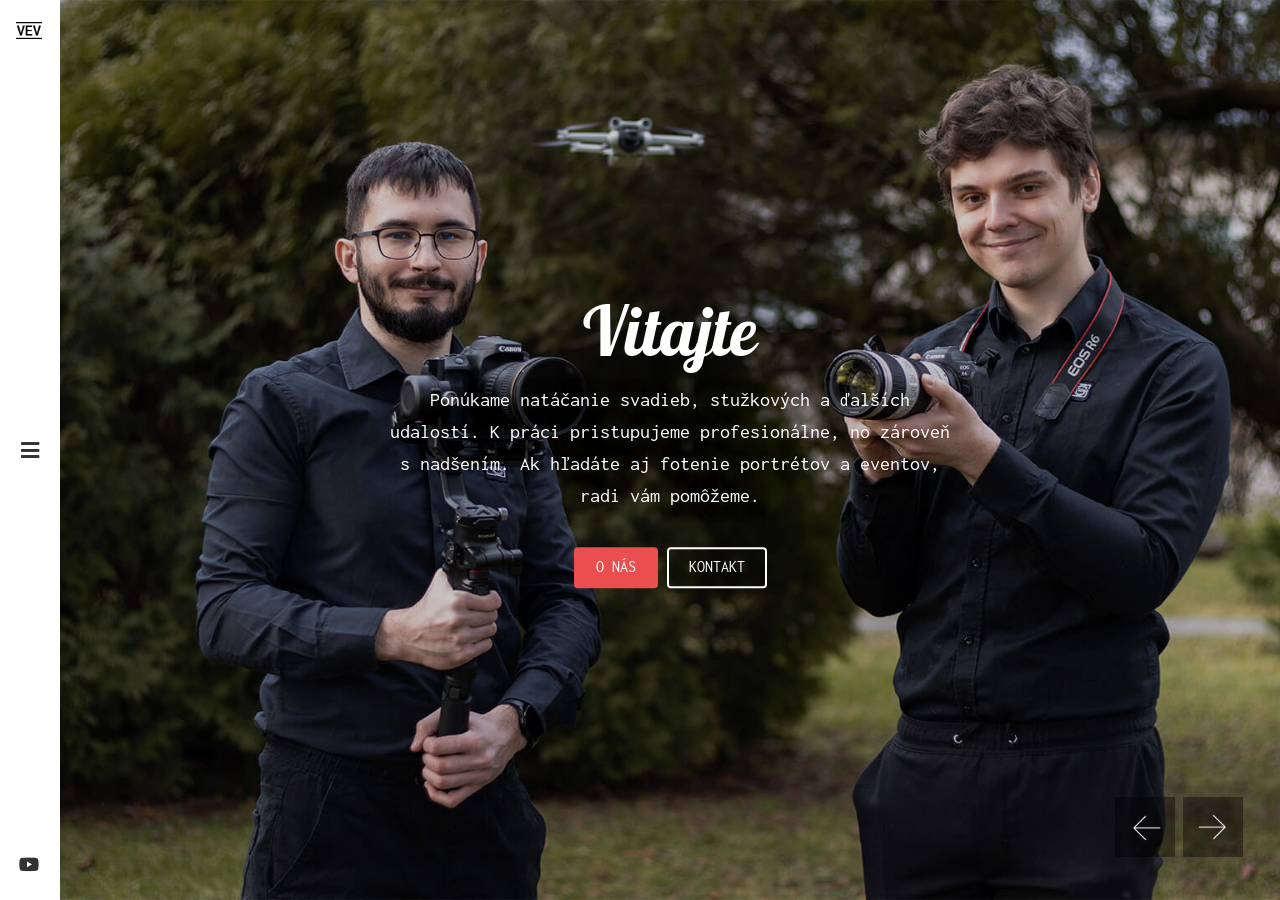
<file: index.html>
﻿<!DOCTYPE html>

<html lang="sk">
	<head>

		<!-- Title -->
		<title>Kameraman Púchov | VEVideo</title>

		<!-- Meta -->
		<meta charset="utf-8">
		<meta http-equiv="X-UA-Compatible" content="IE=edge">
		<meta name="author" content="Dominik Vardžák a Patrik Eliaš">
		<meta name="description" content="Špecializujeme sa na kamerovanie svadieb, stužkových a ďalších výnimočných udalostí. Zachytíme každý dôležitý okamih aj emóciu vášho dňa.">
<meta name="keywords" content="kameraman puchov, kameraman trencin, kameraman zilina, svadobny kameraman, kamerovanie stuzkovej slavnosti, natacanie, fotenie puchov, kameraman, svadba, stužková, fotenie">
		<link rel="canonical" href="https://vevideo.sk/index.html">
		<meta name="robots" content="index, follow">
		<meta property="og:type" content="website">
		<meta property="og:site_name" content="VEVideo">
		<meta property="og:locale" content="sk_SK">
		<meta property="og:title" content="Kameraman Púchov | VEVideo">
		<meta property="og:description" content="Špecializujeme sa na kamerovanie svadieb, stužkových a ďalších výnimočných udalostí. Zachytíme každý dôležitý okamih aj emóciu vášho dňa.">
		<meta property="og:url" content="https://vevideo.sk/index.html">
		<meta property="og:image" content="https://vevideo.sk/assets/img/logo-big.png">
		<meta name="twitter:card" content="summary_large_image">
		<meta name="twitter:title" content="Kameraman Púchov | VEVideo">
		<meta name="twitter:description" content="Špecializujeme sa na kamerovanie svadieb, stužkových a ďalších výnimočných udalostí. Zachytíme každý dôležitý okamih aj emóciu vášho dňa.">
		<meta name="twitter:image" content="https://vevideo.sk/assets/img/logo-big.png">

		<!-- Mobile Meta -->
		<meta name="viewport" content="width=device-width, initial-scale=1">

		<!-- Favicon (http://www.favicon-generator.org/) -->
		<link rel="shortcut icon" href="favicon.png" type="image/x-icon">
		<link rel="icon" href="favicon.png" type="image/x-icon">

		<!-- Paste your Google Analytics code here. -->
		<script async src="https://www.googletagmanager.com/gtag/js?id=G-T4X9H40BEK"></script>
		<script>
  window.dataLayer = window.dataLayer || [];
  function gtag(){dataLayer.push(arguments);}
  gtag('js', new Date());

  gtag('config', 'G-T4X9H40BEK');
		</script>

		<!-- Google fonts (https://www.google.com/fonts) -->
		<link href="https://fonts.googleapis.com/css?family=Inconsolata" rel="stylesheet"> <!-- Global font -->
		<link href="https://fonts.googleapis.com/css?family=Galada" rel="stylesheet"> <!-- Alter font 1 -->
		<link href="https://fonts.googleapis.com/css?family=Bilbo+Swash+Caps" rel="stylesheet"> <!-- Alter font 2 -->

		<!-- Bootstrap CSS (http://getbootstrap.com) -->
		<link rel="stylesheet" href="assets/vendor/bootstrap/css/bootstrap.min.css"> <!-- bootstrap CSS (http://getbootstrap.com) -->

		<!-- Libs and Plugins CSS -->
		<link rel="stylesheet" href="assets/vendor/animsition/css/animsition.min.css"> <!-- Animsition CSS (http://git.blivesta.com/animsition/) -->
		<link rel="stylesheet" href="assets/vendor/font-awesome/css/font-awesome.min.css"> <!-- Font Icons CSS (http://fortawesome.github.io/Font-Awesome) -->
		<link rel="stylesheet" href="assets/vendor/lightgallery/css/lightgallery.min.css"> <!-- lightGallery CSS (http://sachinchoolur.github.io/lightGallery) -->
		<link rel="stylesheet" href="assets/vendor/owl-carousel/css/owl.carousel.min.css"> <!-- Owl Carousel CSS (http://www.owlcarousel.owlgraphic.com) -->
		<link rel="stylesheet" href="assets/vendor/owl-carousel/css/owl.theme.default.min.css"> <!-- Owl Carousel CSS (http://www.owlcarousel.owlgraphic.com) -->
		<link rel="stylesheet" href="assets/vendor/ytplayer/css/jquery.mb.YTPlayer.min.css"> <!-- YTPlayer CSS (more info: https://github.com/pupunzi/jquery.mb.YTPlayer) -->
		<link rel="stylesheet" href="assets/vendor/animate.min.css"> <!-- Animate libs CSS (http://daneden.me/animate) -->

		<!-- Template master CSS -->
		<link rel="stylesheet" href="assets/css/helper.css">
		<link rel="stylesheet" href="assets/css/theme.css">

		<!-- Template dark style CSS (uncomment to enable dark style)-->
		<!-- <link rel="stylesheet" href="assets/css/dark-style.css"> -->

	</head>

	<!-- ===========
	///// Body /////
	================
	* Add class "temp-uppercase" to enable uppercase letters (eg. headings, menu links).
	* Add class "temp-letter-spacing" to enable spacing between letters (eg. headings, menu links).
	* Use class "temp-grayscale" to enable grayscale effect when menu is open (no effect on all browsers!).
	* Add class "animsition" to enable page transition while page loads.
	-->
	<body class="temp-uppercase temp-grayscale animsition">
		

		<!-- Page cover (if menu is open) -->
		<span class="page-cover"></span>


		<!-- ===================
		///// Begin header /////
		========================
		* Add class "header-dark" to enable header dark style.
		* Use class "header-click", "header-hover" or "header-fixed" to change behavior of the header (one of them is required!).
		-->
		<div id="header" class="header-hover">

			<!-- Header close button -->
			<div class="header-close" title="Zatvoriť">×</div>

			<!-- Begin logo small -->
			<div class="logo-small">
				<a href="index.html" ><img src="assets/img/logo-small.png" title="Domov" alt="logo"></a>
			</div>
			<!-- End logo small -->

			<!-- Header menu icon -->
			<span class="header-menu-icon" title="Otvorte menu"><i class="fas fa-bars"></i></span>
			
			<!-- Header contact icon -->
			<a href="" class="header-contact-icon" title="Sledujte nás na YouTube"><i class="fab fa-youtube"></i></a>


			<!-- Begin header inner 
			======================== -->
			<div class="header-inner">
				
				<!-- Begin header top -->
				<div class="header-top">

					<!-- Begin logo big -->
					<div class="logo-big">
						<a href="index.html"><img src="assets/img/logo-big.png" title="Domov" alt="logo"></a>
					</div>
					<!-- End logo big -->
					
				</div>
				<!-- End header top -->

				<!-- Begin header middle -->
				<div class="header-middle">

					<!-- MENU MENU MENU Begin menu -->
					<div id="menu">
						<ul class="menu-list">
							<li><a href="index.html">Domov</a></li>
							<li><a href="o-kameramanoch.html">O nás</a></li>
							<li><a href="nase-portfolio.html">Portfólio</a></li>
							<li><a href="cennik-nasich-kameramanov.html">Cenník</a></li>
							<li><a href="kontaktujte-nas.html">Kontakt</a></li>
						</ul> <!-- /.menu-list -->
					</div>
					<!-- MENU MENU MENU   End menu -->

				</div>
				<!-- End header middle -->

				<!-- Begin header bottom -->
				<div class="header-bottom">

					<!-- Begin follow me buttons -->
					<div class="follow-me-buttons">
						<ul>
							<li><a href="https://www.facebook.com/vevideo" title="Sledujte nás na Facebooku" target="_blank"><i class="fab fa-facebook-f"></i></a></li>
							<li><a href="https://www.instagram.com/vevideostudio/" title="Sledujte nás na Instagrame" target="_blank"><i class="fab fa-instagram"></i></a></li>
							<li><a href="https://www.youtube.com/@vevideo_studio" title="Sledujte nás na YouTube" target="_blank"><i class="fab fa-youtube"></i></a></li>
						</ul>
					</div>
					<!-- End follow me buttons -->

					<!-- Begin copyright -->
					<div class="copyright">
						VEVideo | 2026
					</div>
					<!-- End copyright -->

				</div>
				<!-- End header bottom -->

			</div> 
			<!-- End header inner -->

		</div>
		<!-- End header -->


		<!-- ==========================
		///// Begin mobile header /////
		===============================
		* Add class "m-header-dark" to enable header dark style.
		-->
		<div id="mobile-header">

			<!-- Begin logo small -->
			<div class="logo-mobile">
				<a href="index.html"><img src="assets/img/logo-big.png" alt="logo"></a>
			</div>
			<!-- End logo small -->

			<!-- Mobile menu trigger -->
			<div class="mobile-menu-trigger"><span></span></div>

		</div>
		<!-- End mobile header -->


		<!-- *************************************
		*********** Begin body content *********** 
		************************************** -->
		<div id="body-content">
						
			<!-- =================================
			///// Begin gallery list section /////
			================================== -->
			<section id="gallery-list-section" class="gallery-list-slideshow">
				<div class="container-fluid no-padding bg-dark">

					<!-- Begin content carousel (http://www.owlcarousel.owlgraphic.com)
					====================================================================
					* Use class "nav-outside" for outside nav (requires boxed layout).
					* Use class "nav-outside-top" for outside top nav (requires enough space at the top of the slider).
					* Use class "nav-bottom-right" for bottom right nav.
					* Use class "nav-rounded" for rounded nav.
					* Use class "nav-light" to enable nav light style.
					* Use class "dots-outside" for outside dots (requires enough space at the bottom of the slider).
					* Use class "dots-left", "dots-right" or "dots-center-right" to align dots.
					* Use class "dots-rounded" for rounded dots.
					* Use class "owl-mousewheel" to enable mousewheel support.
					* Use class "cursor-grab" to enable cursor grab icon (no effect on links!).
					* Use class "cc-hover" or "cc-hover-2" to enable carousel items hover effect.
					* Use class "cc-height-1", "cc-height-2", "cc-height-3", "cc-height-4", "cc-height-5", "cc-height-6" or "cc-height-full" to set carousel height.
					* Use class "cc-height-m" to set full height for small screens.
					================================================================
					* Available carousel data attributes:
							data-items="5".......................(items visible on desktop)
							data-tablet-landscape="4"............(items visible on mobiles)
							data-tablet-portrait="3".............(items visible on mobiles)
							data-mobile-landscape="2"............(items visible on tablets)
							data-mobile-portrait="1".............(items visible on tablets)
							data-loop="true".....................(true/false)
							data-margin="10".....................(space between items)
							data-center="true"...................(true/false)
							data-start-position="0"..............(item start position)
							data-animate-in="fadeIn".............(more animations: http://daneden.github.io/animate.css/)
							data-animate-out="fadeOut"...........(more animations: http://daneden.github.io/animate.css/)
							data-mouse-drag="false"..............(true/false)
							data-touch-drag="false"..............(true/false)
							data-autoheight="true"...............(true/false)
							data-autoplay="true".................(true/false)
							data-autoplay-timeout="5000".........(milliseconds)
							data-autoplay-hover-pause="true".....(true/false)
							data-autoplay-speed="800"............(milliseconds)
							data-drag-end-speed="800"............(milliseconds)
							data-nav="true"......................(true/false)
							data-nav-speed="800".................(milliseconds)
							data-dots="false"....................(true/false)
							data-dots-speed="800"................(milliseconds)
					-->
					<div class="owl-carousel cc-height-full cursor-grab nav-bottom-right" data-items="1" data-loop="true" data-autoplay="true" data-autoplay-timeout="10000" data-dots="false" data-nav="true" data-animate-in="fadeIn" data-animate-out="fadeOut">

						<!-- PRVY OBRAZOK Begin carousel item 
						========================= -->
						<div class="cc-item bg-image pconly" style="background-image: url(assets/img/gallery/gallery-list/slideshow/spolocna_fotka.jpg); background-position: 50% 30%;">

    <!-- Element cover -->
    <span class="cover bg-transparent-2-dark"></span>

    <!-- ZACIATOK POPISU prveho -->
    <div class="cc-caption cc-caption-xlg center caption-animate max-width-600">
        <h2 class="cc-title font-alter-1">Vitajte</h2>
        <p class="cc-description">
            Ponúkame natáčanie svadieb, stužkových a ďalších udalostí. K práci pristupujeme profesionálne, no zároveň s nadšením. Ak hľadáte aj fotenie portrétov a eventov, radi vám pomôžeme.
        </p>
        <div class="margin-top-30">
            <a href="o-kameramanoch.html" class="btn btn-primary margin-top-5">O nás</a>
            <a href="kontaktujte-nas.html" class="btn btn-white-bordered margin-top-5">Kontakt</a>
        </div>
    </div>
    <!-- KONIEC POPISU prveho -->

</div>

<!-- Second Image (Shown on smartphones) -->
<div class="cc-item bg-image mblonly" style="background-image: url(assets/img/gallery/gallery-list/slideshow/mobile_bg.jpg); background-position: 50% 50%;">
    
    <!-- Element cover -->
    <span class="cover bg-transparent-2-dark"></span>

    <!-- ZACIATOK POPISU prveho -->
    <div class="cc-caption cc-caption-xlg center caption-animate max-width-600">
        <h2 class="cc-title font-alter-1">Vitajte</h2>
        <p class="cc-description">
            Ponúkame natáčanie svadieb, stužkových a ďalších udalostí. K práci pristupujeme profesionálne, no zároveň s nadšením. Ak hľadáte aj fotenie portrétov a eventov, radi vám pomôžeme.</br>&nbsp;</p>
        <div class="margin-top-30">
            <a href="o-kameramanoch.html" class="btn btn-primary margin-top-5">O nás</a>
            <a href="kontaktujte-nas.html" class="btn btn-white-bordered margin-top-5">Kontakt</a>
        </div>
    </div>
    <!-- KONIEC POPISU prveho -->

</div>
						<!-- End carousel item -->

						<!-- Begin carousel item 
						========================= -->
						<div class="cc-item bg-image" style="background-image: url(assets/img/gallery/gallery-list/slideshow/portfolio_fotak_objektiv.jpg); background-position: 50% 50%;">

							<!-- Element cover -->
							<span class="cover bg-transparent-2-dark"></span>

							<!-- Begin caption 
							===================
							* Position classes: "top-left", "top-center", "top-right", "center-left", "center", "center-right", "bottom-left", "bottom-center", "bottom-right". 
							* Size classes: "cc-caption-xs", "cc-caption-sm", "cc-caption-lg", "cc-caption-xl".
							-->
							<div class="cc-caption cc-caption-xlg center caption-animate max-width-600"> <!-- max width class is optional -->
								<h2 class="cc-title font-alter-1">Portfólio</h2>
								<p class="cc-description">
									Pozrite sa na naše videoklipy.
								</p>
								<div class="margin-top-30">
									<a href="nase-portfolio.html" class="btn btn-primary margin-top-5">Portfólio</a>
									<a href="kontaktujte-nas.html" class="btn btn-white-bordered margin-top-5">Kontakt</a>
								</div>
							</div>
							<!-- End caption -->

						</div>
						<!-- End carousel item -->

						<!-- Begin carousel item 
						========================= -->
						<div class="cc-item bg-image" style="background-image: url(assets/img/gallery/gallery-list/slideshow/cennik_pato_dron.jpg); background-position: 50% 50%;">

							<!-- Element cover -->
							<span class="cover bg-transparent-2-dark"></span>

							<!-- Begin caption 
							===================
							* Position classes: "top-left", "top-center", "top-right", "center-left", "center", "center-right", "bottom-left", "bottom-center", "bottom-right". 
							* Size classes: "cc-caption-xs", "cc-caption-sm", "cc-caption-lg", "cc-caption-xl".
							-->
							<div class="cc-caption cc-caption-xlg center caption-animate max-width-600"> <!-- max width class is optional -->
								<h2 class="cc-title font-alter-1">Cenník</h2>
								<p class="cc-description">
									Pozrite sa na služby, ktoré ponúkame a ich cenu.
								</p>
								<div class="margin-top-30">
									<a href="cennik-nasich-kameramanov.html" class="btn btn-primary margin-top-5">Cenník</a>
									<a href="kontaktujte-nas.html" class="btn btn-white-bordered margin-top-5">Kontakt</a>
								</div>
							</div>
							<!-- End caption -->

						</div>
						<!-- End carousel item -->

						<!-- Begin carousel item 
						========================= -->
						<div class="cc-item bg-image" style="background-image: url(assets/img/gallery/gallery-list/slideshow/kontakt_in_action.jpg); background-position: 50% 50%;">

							<!-- Element cover -->
							<span class="cover bg-transparent-2-dark"></span>

							<!-- Begin caption 
							===================
							* Position classes: "top-left", "top-center", "top-right", "center-left", "center", "center-right", "bottom-left", "bottom-center", "bottom-right". 
							* Size classes: "cc-caption-xs", "cc-caption-sm", "cc-caption-lg", "cc-caption-xl".
							-->
							<div class="cc-caption cc-caption-xlg center caption-animate max-width-600"> <!-- max width class is optional -->
								<h2 class="cc-title font-alter-1">Kontakt</h2>
								<p class="cc-description">
									Ak máte záujem o naše služby, kontaktujte nás. Radi sa s vami dohodneme na všetkých detailoch.
								</p>
								<div class="margin-top-30">
									<a href="kontaktujte-nas.html" class="btn btn-primary margin-top-5">Kontakt</a>
								</div>
							</div>
							<!-- End caption -->

						</div>
						<!-- End carousel item -->

						<!-- Begin carousel item 
						========================= -->
						<!-- <div class="cc-item">
								
							<a class="owl-video" href="https://vimeo.com/99653121"></a>

							<div class="cc-caption cc-caption-xlg center caption-animate max-width-600">
								<h2 class="cc-title font-alter-1">Beauty &amp; Fashion</h2>
								<p class="cc-description">
									Sed at placerat odio, duis leo dui, porta in rutrum sit amet consequat. Donec vu duis nullam nulla.
								</p>
								<a href="gallery-single.html" class="btn btn-primary margin-top-25">View Project</a>
							</div>
							
						</div> -->
						<!-- End carousel item --> 

					</div>
					<!-- End content carousel -->

				</div> <!-- /.container -->
			</section>
			<!-- End gallery list section -->

		</div>
		<!-- End body content -->



        

		<!-- ====================
		///// Scripts below /////
		===================== -->

		<!-- Core JS -->
		<script src="assets/vendor/jquery/jquery.min.js"></script> <!-- jquery JS (https://jquery.com) -->
		<script src="assets/vendor/bootstrap/js/bootstrap.min.js"></script> <!-- bootstrap JS (http://getbootstrap.com) -->

		<!-- Libs and Plugins JS -->
		<script src="assets/vendor/animsition/js/animsition.min.js"></script> <!-- Animsition JS (http://git.blivesta.com/animsition/) -->
		<script src="assets/vendor/jquery.easing.min.js"></script> <!-- Easing JS (http://gsgd.co.uk/sandbox/jquery/easing/) -->
		<script src="assets/vendor/isotope.pkgd.min.js"></script> <!-- Isotope JS (http://isotope.metafizzy.co) -->
		<script src="assets/vendor/imagesloaded.pkgd.min.js"></script> <!-- ImagesLoaded JS (https://github.com/desandro/imagesloaded) -->
		<script src="assets/vendor/jquery.nicescroll.min.js"></script> <!-- Nicescroll JS (http://areaaperta.com/nicescroll/) -->
		<script src="assets/vendor/owl-carousel/js/owl.carousel.min.js"></script> <!-- Owl Carousel JS (http://www.owlcarousel.owlgraphic.com) -->
		<script src="assets/vendor/jquery.mousewheel.min.js"></script> <!-- A jQuery plugin that adds cross browser mouse wheel support (https://github.com/jquery/jquery-mousewheel) -->
		<script src="assets/vendor/ytplayer/js/jquery.mb.YTPlayer.min.js"></script> <!-- YTPlayer JS (more info: https://github.com/pupunzi/jquery.mb.YTPlayer) -->

		<script src="assets/vendor/lightgallery/js/lightgallery.min.js"></script> <!-- lightGallery JS (http://sachinchoolur.github.io/lightGallery) -->
		<script src="assets/vendor/lightgallery/js/lightgallery-plugins.js"></script> <!-- lightGallery Plugins JS (http://sachinchoolur.github.io/lightGallery) -->
		
		<!-- Theme master JS -->
		<script src="assets/js/theme.js"></script>



	</body>

</html>
</file>
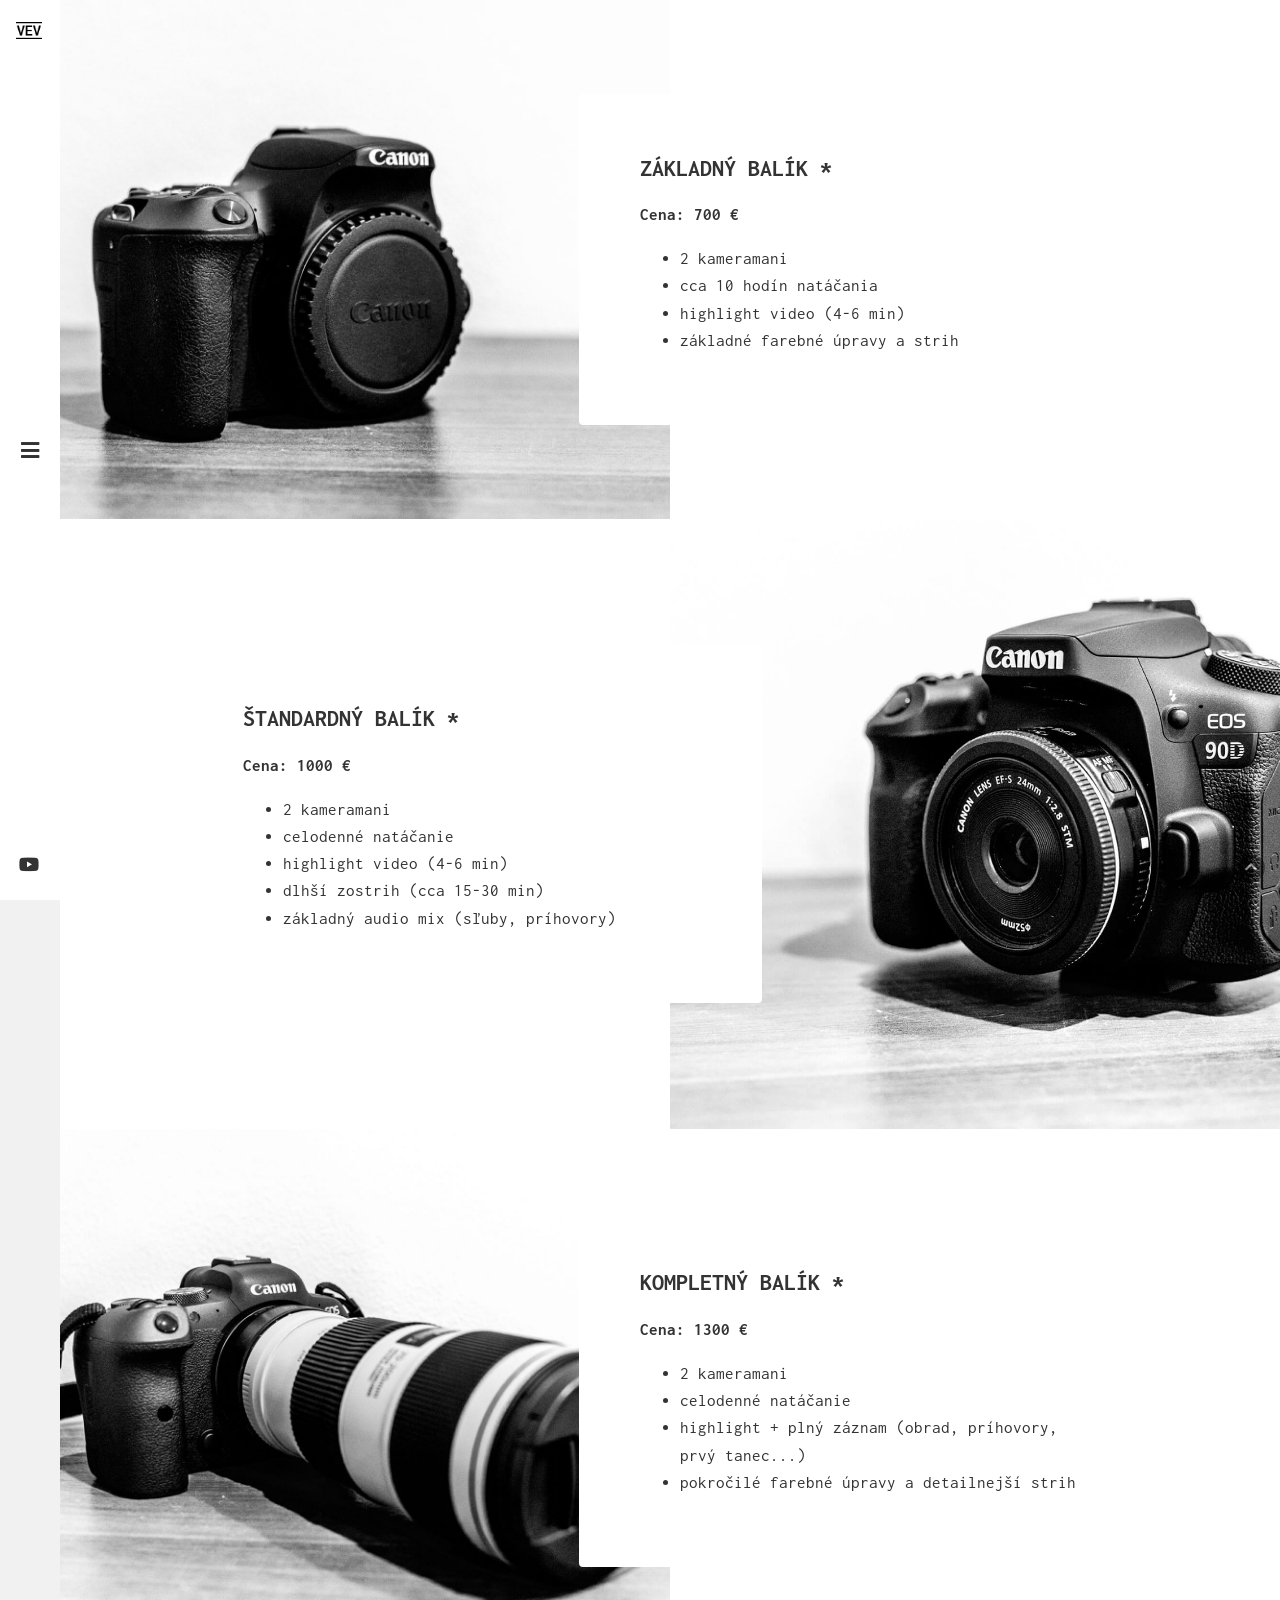
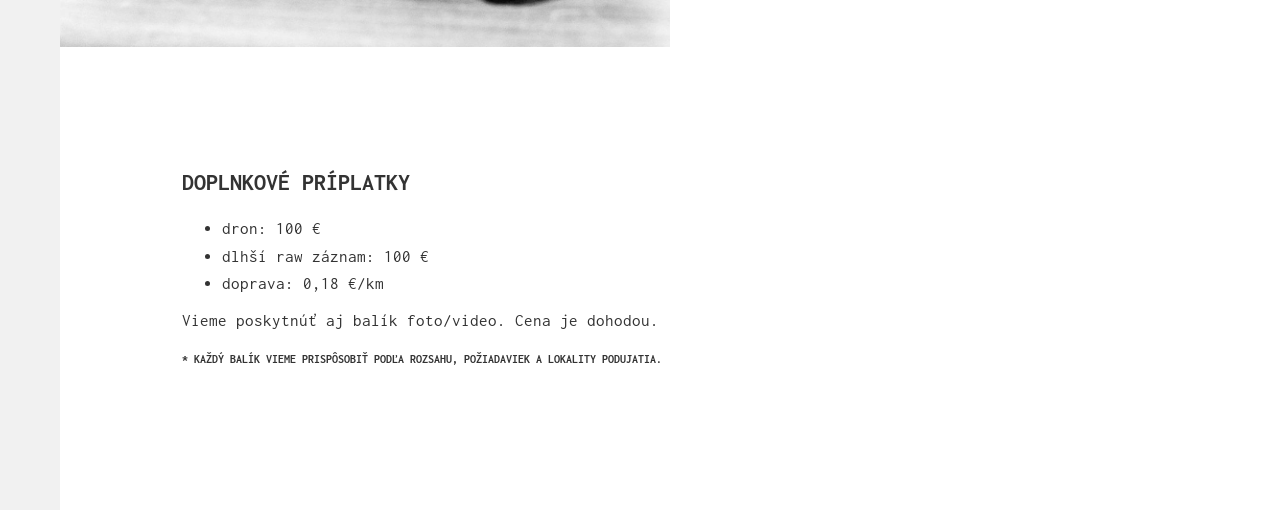
<file: cennik-nasich-kameramanov.html>
﻿<!DOCTYPE html>

<html lang="sk">
	<head>

		<!-- Title -->
		<title>Pozrite si náš cenník | VEVideo</title>

		<!-- Meta -->
<meta charset="utf-8">
		<meta http-equiv="X-UA-Compatible" content="IE=edge">
		<meta name="author" content="Dominik Vardžák a Patrik Eliaš">
		<meta name="description" content="Cenník služieb VEVideo. Pozrite si naše balíčky a orientačné ceny.">
		<meta name="keywords" content="kameraman, fotograf, Púchov, Trenčín, Žilina, natáčanie, kamerovanie, cena, cenník, služby, balíčky">
		<link rel="canonical" href="https://vevideo.sk/cennik-nasich-kameramanov.html">
		<meta name="robots" content="index, follow">
		<meta property="og:type" content="website">
		<meta property="og:site_name" content="VEVideo">
		<meta property="og:locale" content="sk_SK">
		<meta property="og:title" content="Pozrite si náš cenník | VEVideo">
		<meta property="og:description" content="Cenník služieb VEVideo. Pozrite si naše balíčky a orientačné ceny.">
		<meta property="og:url" content="https://vevideo.sk/cennik-nasich-kameramanov.html">
		<meta property="og:image" content="https://vevideo.sk/assets/img/logo-big.png">
		<meta name="twitter:card" content="summary_large_image">
		<meta name="twitter:title" content="Pozrite si náš cenník | VEVideo">
		<meta name="twitter:description" content="Cenník služieb VEVideo. Pozrite si naše balíčky a orientačné ceny.">
		<meta name="twitter:image" content="https://vevideo.sk/assets/img/logo-big.png">

		<!-- Mobile Meta -->
		<meta name="viewport" content="width=device-width, initial-scale=1">

		<!-- Favicon (http://www.favicon-generator.org/) -->
		<link rel="shortcut icon" href="favicon.png" type="image/x-icon">
		<link rel="icon" href="favicon.png" type="image/x-icon">

		<!-- Paste your Google Analytics code here.-->
		<script async src="https://www.googletagmanager.com/gtag/js?id=G-T4X9H40BEK"></script>
<script>
  window.dataLayer = window.dataLayer || [];
  function gtag(){dataLayer.push(arguments);}
  gtag('js', new Date());

  gtag('config', 'G-T4X9H40BEK');
</script>

		<!-- Google fonts (https://www.google.com/fonts) -->
		<link href="https://fonts.googleapis.com/css?family=Inconsolata" rel="stylesheet"> <!-- Global font -->
		<link href="https://fonts.googleapis.com/css?family=Galada" rel="stylesheet"> <!-- Alter font 1 -->
		<link href="https://fonts.googleapis.com/css?family=Bilbo+Swash+Caps" rel="stylesheet"> <!-- Alter font 2 -->

		<!-- Bootstrap CSS (http://getbootstrap.com) -->
		<link rel="stylesheet" href="assets/vendor/bootstrap/css/bootstrap.min.css"> <!-- bootstrap CSS (http://getbootstrap.com) -->

		<!-- Libs and Plugins CSS -->
		<link rel="stylesheet" href="assets/vendor/animsition/css/animsition.min.css"> <!-- Animsition CSS (http://git.blivesta.com/animsition/) -->
		<link rel="stylesheet" href="assets/vendor/font-awesome/css/font-awesome.min.css"> <!-- Font Icons CSS (http://fortawesome.github.io/Font-Awesome) -->
		<link rel="stylesheet" href="assets/vendor/lightgallery/css/lightgallery.min.css"> <!-- lightGallery CSS (http://sachinchoolur.github.io/lightGallery) -->
		<link rel="stylesheet" href="assets/vendor/owl-carousel/css/owl.carousel.min.css"> <!-- Owl Carousel CSS (http://www.owlcarousel.owlgraphic.com) -->
		<link rel="stylesheet" href="assets/vendor/owl-carousel/css/owl.theme.default.min.css"> <!-- Owl Carousel CSS (http://www.owlcarousel.owlgraphic.com) -->
		<link rel="stylesheet" href="assets/vendor/ytplayer/css/jquery.mb.YTPlayer.min.css"> <!-- YTPlayer CSS (more info: https://github.com/pupunzi/jquery.mb.YTPlayer) -->
		<link rel="stylesheet" href="assets/vendor/animate.min.css"> <!-- Animate libs CSS (http://daneden.me/animate) -->

		<!-- Template master CSS -->
		<link rel="stylesheet" href="assets/css/helper.css">
		<link rel="stylesheet" href="assets/css/theme.css">

		<!-- Template dark style CSS (uncomment to enable dark style)-->
		<!-- <link rel="stylesheet" href="assets/css/dark-style.css"> -->
	</head>

	<!-- ===========
	///// Body /////
	================
	* Add class "temp-uppercase" to enable uppercase letters (eg. headings, menu links).
	* Add class "temp-letter-spacing" to enable spacing between letters (eg. headings, menu links).
	* Use class "temp-grayscale" to enable grayscale effect when menu is open (no effect on all browsers!).
	* Add class "animsition" to enable page transition while page loads.
	-->
	<body class="temp-uppercase temp-grayscale animsition">
		

		<!-- Page cover (if menu is open) -->
		<span class="page-cover"></span>


		<!-- ===================
		///// Begin header /////
		========================
		* Add class "header-dark" to enable header dark style.
		* Use class "header-click", "header-hover" or "header-fixed" to change behavior of the header (one of them is required!).
		-->
		<div id="header" class="header-hover">

			<!-- Header close button -->
			<div class="header-close" title="Zatvoriť">×</div>

			<!-- Begin logo small -->
			<div class="logo-small">
				<a href="index.html" ><img src="assets/img/logo-small.png" title="Domov" alt="logo"></a>
			</div>
			<!-- End logo small -->

			<!-- Header menu icon -->
			<span class="header-menu-icon" title="Otvoriť menu"><i class="fas fa-bars"></i></span>
			
			<!-- Header contact icon -->
			<a href="" class="header-contact-icon" title="Sledujte nás na YouTube"><i class="fab fa-youtube"></i></a>


			<!-- Begin header inner 
			======================== -->
			<div class="header-inner">
				
				<!-- Begin header top -->
				<div class="header-top">

					<!-- Begin logo big -->
					<div class="logo-big">
						<a href="index.html"><img src="assets/img/logo-big.png" title="Domov" alt="logo"></a>
					</div>
					<!-- End logo big -->
					
				</div>
				<!-- End header top -->

				<!-- Begin header middle -->
				<div class="header-middle">

					<!-- Begin menu -->
					<div id="menu">
						<ul class="menu-list">
							<li><a href="index.html">Domov</a></li>
							<li><a href="o-kameramanoch.html">O nás</a></li>
							<li><a href="nase-portfolio.html">Portfólio</a></li>
							<li><a href="cennik-nasich-kameramanov.html">Cenník</a></li>
							<li><a href="kontaktujte-nas.html">Kontakt</a></li>
						</ul> <!-- /.menu-list -->
					</div>
					<!-- End menu -->

				</div>
				<!-- End header middle -->

				<!-- Begin header bottom -->
				<div class="header-bottom">

					<!-- Begin follow me buttons -->
					<div class="follow-me-buttons">
						<ul>
							<li><a href="https://www.facebook.com/VEVideostudio" title="Sledujte nás na Facebooku" target="_blank"><i class="fab fa-facebook-f"></i></a></li>
							<li><a href="https://www.instagram.com/vevideostudio/" title="Sledujte nás na Instagrame" target="_blank"><i class="fab fa-instagram"></i></a></li> 
							<li><a href="https://www.youtube.com/@vevideo_studio" title="Sledujte nás na YouTube" target="_blank"><i class="fab fa-youtube"></i></a></li>
						</ul>
					</div>
					<!-- End follow me buttons -->

					<!-- Begin copyright -->
					<div class="copyright">
						VEVideo | 2026
					</div>
					<!-- End copyright -->

				</div>
				<!-- End header bottom -->

			</div> 
			<!-- End header inner -->

		</div>
		<!-- End header -->


		<!-- ==========================
		///// Begin mobile header /////
		===============================
		* Add class "m-header-dark" to enable header dark style.
		-->
		<div id="mobile-header">

			<!-- Begin logo small -->
			<div class="logo-mobile">
				<a href="index.html"><img src="assets/img/logo-big.png" alt="Domov"></a>
			</div>
			<!-- End logo small -->

			<!-- Mobile menu trigger -->
			<div class="mobile-menu-trigger"><span></span></div>

		</div>
		<!-- End mobile header -->


		<!-- *************************************
		*********** Begin body content *********** 
		************************************** -->
		<div id="body-content">

			<!-- =========================
			///// Begin page section /////
			========================== -->
			<section id="page-section" class="no-padding">

				<!-- Begin split box
				=====================
				Based on: http://www.minimit.com/articles/solutions-tutorials/bootstrap-3-responsive-columns-of-same-height
				-->
				<div class="split-box">
					<div class="container-fluid">
						<div class="row">
							<div class="row-lg-height">

								<!-- Column -->
								<div class="col-lg-6 col-lg-height split-box-image no-padding bg-image" style="background-image: url(assets/img/misc/balicky-1.jpg); background-position: 50% 50%;">

									<!-- Split box image height
									============================
									* You can use prepared "padding-height-*" helper classes to set split box image height. Example: "padding-height-85" (useful if "split-box-content" contend/text is very short). Also you can use class "full-height-vh" for full height image. Find out "helper.css" file for more info.
									* Note: class "sbi-height" is required.
									-->
									<div class="sbi-height padding-height-85"></div>

								</div> <!-- /.col -->

								<!-- Column -->
								<div class="col-lg-6 col-lg-height col-lg-middle no-padding">

									<!-- Begin split box content 
									============================= 
									* Use class "shifted-left" or "shifted-right" to enable shifted content (do not use for long content).
									-->
									<div class="split-box-content shifted-left text-left">
										<h3>Základný balík *</h3>
										<p><b>Cena: 700 €</b></p>
										<ul>
											<li>2 kameramani</li>
											<li>cca 10 hodín natáčania</li>
											<li>highlight video (4-6 min)</li>
											<li>základné farebné úpravy a strih</li>
										</ul>
									</div>
									<!-- End split box content -->

								</div> <!-- /.col -->
							</div> <!-- /.row-height -->
						</div> <!-- /.row -->
					</div> <!-- /.container -->
				</div>
				<!-- End split box -->

<!-- Begin split box -->
				<div class="split-box what-i-do">
					<div class="container-fluid">
						<div class="row">
							<div class="row-lg-height">

								<!-- Column -->
								<div class="col-lg-6 col-lg-push-6 col-lg-height split-box-image no-padding bg-image" style="background-image: url(assets/img/misc/balicky-2.jpg); background-position: 50% 50%;">

									<!-- Split box image height
									============================
									* You can use prepared "padding-height-*" helper classes to set split box image height. Example: "padding-height-85" (useful if "split-box-content" contend/text is very short). Also you can use class "full-height-vh" for full height image. Find out "helper.css" file for more info. Note: class "sbi-height" is required.
									-->
									<div class="sbi-height padding-height-100"></div>

								</div> <!-- /.col -->

								<!-- Column -->
								<div class="col-lg-6 col-lg-pull-6 col-lg-height col-lg-middle no-padding">

									<!-- Begin split box content -->
									
									<div class="split-box-content shifted-right text-left">
										<h3>Štandardný balík *</h3>
										<p><b>Cena: 1000 €</b></p>
										<ul>
											<li>2 kameramani</li>
											<li>celodenné natáčanie</li>
											<li>highlight video (4-6 min)</li>
											<li>dlhší zostrih (cca 15-30 min)</li>
											<li>základný audio mix (sľuby, príhovory)</li>
										</ul>
									</div>
									<!-- End split box content -->

								</div> <!-- /.col -->

							</div> <!-- /.row-height -->
						</div> <!-- /.row -->
					</div> <!-- /.container -->
				</div>
				<!-- End split box -->

				<!-- Begin split box
				=====================
				Based on: http://www.minimit.com/articles/solutions-tutorials/bootstrap-3-responsive-columns-of-same-height
				-->
				<div class="split-box">
					<div class="container-fluid">
						<div class="row">
							<div class="row-lg-height">

								<!-- Column -->
								<div class="col-lg-6 col-lg-height split-box-image no-padding bg-image" style="background-image: url(assets/img/misc/balicky-3.jpg); background-position: 50% 50%;">

									<!-- Split box image height
									============================
									* You can use prepared "padding-height-*" helper classes to set split box image height. Example: "padding-height-85" (useful if "split-box-content" contend/text is very short). Also you can use class "full-height-vh" for full height image. Find out "helper.css" file for more info.
									* Note: class "sbi-height" is required.
									-->
									<div class="sbi-height padding-height-85"></div>

								</div> <!-- /.col -->

								<!-- Column -->
								<div class="col-lg-6 col-lg-height col-lg-middle no-padding">

									<!-- Begin split box content 
									============================= 
									* Use class "shifted-left" or "shifted-right" to enable shifted content (do not use for long content).
									-->
									<div class="split-box-content shifted-left text-left">
										<h3>Kompletný  balík *</h3>
										<p><b>Cena: 1300 €</b></p>
										<ul>
											<li>2 kameramani</li>
											<li>celodenné natáčanie</li>
											<li>highlight + plný záznam (obrad, príhovory, prvý tanec...)</li>
											<li>pokročilé farebné úpravy a detailnejší strih</li>
										</ul>
									</div> 
									<!-- End split box content -->

								</div> <!-- /.col -->
							</div> <!-- /.row-height -->
						</div> <!-- /.row -->
					</div> <!-- /.container -->
				</div>
				<!-- End split box -->

				<!-- Begin split box -->
				<div class="split-box what-i-do">
					<div class="container-fluid">
						<div class="row">
							<div class="row-lg-height">
								<div class="col-lg-12 col-lg-height col-lg-middle no-padding">
									<div class="split-box-content text-left">
										<h3>Doplnkové príplatky</h3>
										<ul>
											<li>dron: 100 €</li>
											<li>dlhší raw záznam: 100 €</li>
											<li>doprava: 0,18 €/km</li>
										</ul>
										<p>Vieme poskytnúť aj balík foto/video. Cena je dohodou.</p>
										<h6>* Každý balík vieme prispôsobiť podľa rozsahu, požiadaviek a lokality podujatia.</h6>
									</div>
								</div>
							</div>
						</div>
					</div>
				</div>
				<!-- End split box -->


			</section>
			<!-- End section -->

		</div>
		<!-- End body content -->


		<!-- Scroll to top button -->
		<a href="#body-content" class="scrolltotop sm-scroll" title="Scroll to top"><i class="fas fa-chevron-up"></i></a>



        

		<!-- ====================
		///// Scripts below /////
		===================== -->

		<!-- Core JS -->
		<script src="assets/vendor/jquery/jquery.min.js"></script> <!-- jquery JS (https://jquery.com) -->
		<script src="assets/vendor/bootstrap/js/bootstrap.min.js"></script> <!-- bootstrap JS (http://getbootstrap.com) -->

		<!-- Libs and Plugins JS -->
		<script src="assets/vendor/animsition/js/animsition.min.js"></script> <!-- Animsition JS (http://git.blivesta.com/animsition/) -->
		<script src="assets/vendor/jquery.easing.min.js"></script> <!-- Easing JS (http://gsgd.co.uk/sandbox/jquery/easing/) -->
		<script src="assets/vendor/isotope.pkgd.min.js"></script> <!-- Isotope JS (http://isotope.metafizzy.co) -->
		<script src="assets/vendor/imagesloaded.pkgd.min.js"></script> <!-- ImagesLoaded JS (https://github.com/desandro/imagesloaded) -->
		<script src="assets/vendor/jquery.nicescroll.min.js"></script> <!-- Nicescroll JS (http://areaaperta.com/nicescroll/) -->
		<script src="assets/vendor/owl-carousel/js/owl.carousel.min.js"></script> <!-- Owl Carousel JS (http://www.owlcarousel.owlgraphic.com) -->
		<script src="assets/vendor/jquery.mousewheel.min.js"></script> <!-- A jQuery plugin that adds cross browser mouse wheel support (https://github.com/jquery/jquery-mousewheel) -->
		<script src="assets/vendor/ytplayer/js/jquery.mb.YTPlayer.min.js"></script> <!-- YTPlayer JS (more info: https://github.com/pupunzi/jquery.mb.YTPlayer) -->

		<script src="assets/vendor/lightgallery/js/lightgallery.min.js"></script> <!-- lightGallery JS (http://sachinchoolur.github.io/lightGallery) -->
		<script src="assets/vendor/lightgallery/js/lightgallery-plugins.js"></script> <!-- lightGallery Plugins JS (http://sachinchoolur.github.io/lightGallery) -->

		<!-- Theme master JS -->
		<script src="assets/js/theme.js"></script>



	</body>

</html>
</file>
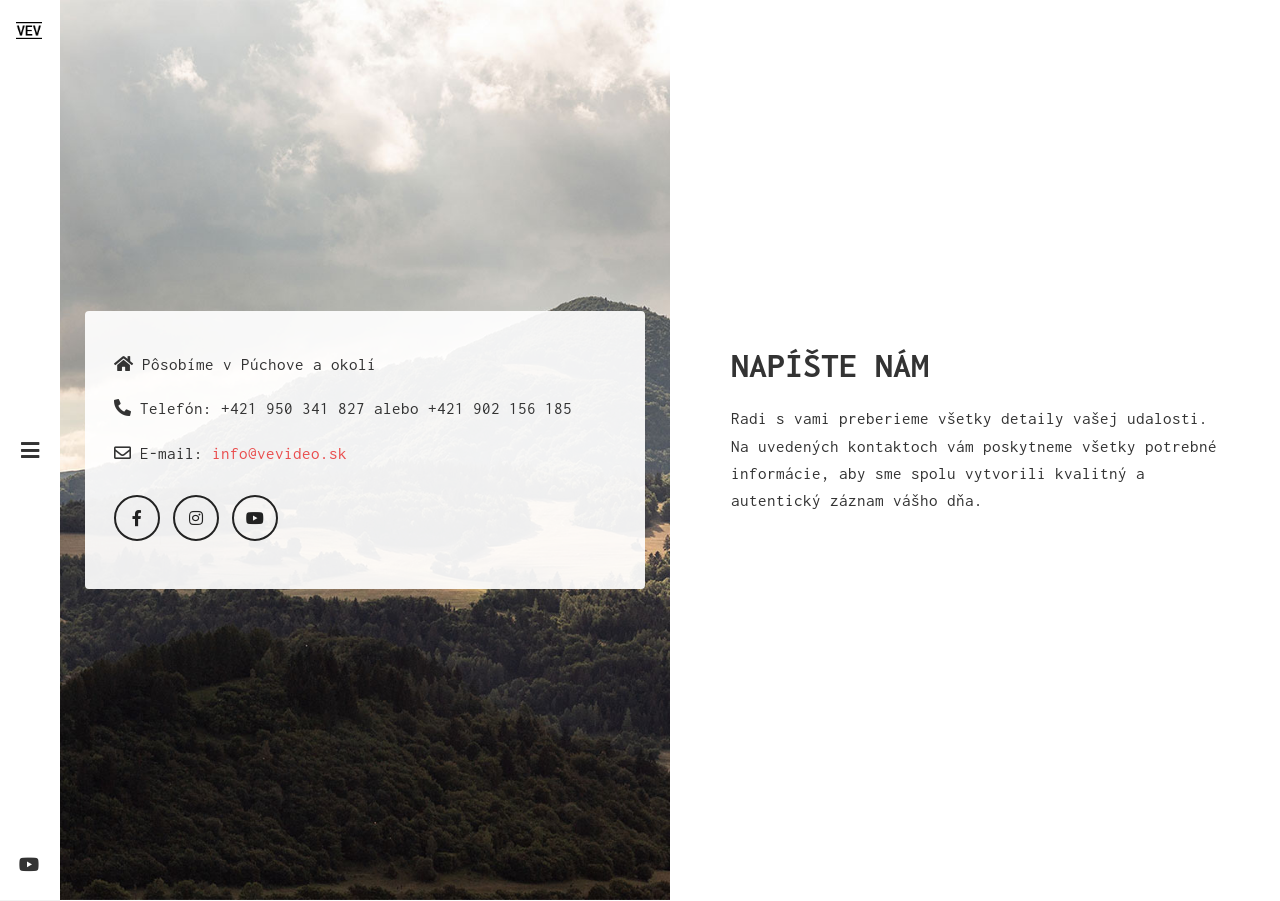
<file: kontaktujte-nas.html>
﻿<!DOCTYPE html>

<html lang="sk">
	<head>

		<!-- Title -->
		<title>Kontaktujte nás pre dohodu termínu | VEVideo</title>

		<!-- Meta -->
		<meta charset="utf-8">
		<meta http-equiv="X-UA-Compatible" content="IE=edge">
		<meta name="description" content="Kontaktujte nás a získajte cenovú ponuku. Radi sa s vami dohodneme aj na individuálnych požiadavkách.">
		<meta name="author" content="Dominik Vardžák a Patrik Eliaš">
		<meta name="keywords" content="kameraman, fotograf, Púchov, kontakt, oslovenie, dohoda, mail, telefónne číslo">
		<link rel="canonical" href="https://vevideo.sk/kontaktujte-nas.html">
		<meta name="robots" content="index, follow">
		<meta property="og:type" content="website">
		<meta property="og:site_name" content="VEVideo">
		<meta property="og:locale" content="sk_SK">
		<meta property="og:title" content="Kontaktujte nás pre dohodu termínu | VEVideo">
		<meta property="og:description" content="Kontaktujte nás a získajte cenovú ponuku. Radi sa s vami dohodneme aj na individuálnych požiadavkách.">
		<meta property="og:url" content="https://vevideo.sk/kontaktujte-nas.html">
		<meta property="og:image" content="https://vevideo.sk/assets/img/logo-big.png">
		<meta name="twitter:card" content="summary_large_image">
		<meta name="twitter:title" content="Kontaktujte nás pre dohodu termínu | VEVideo">
		<meta name="twitter:description" content="Kontaktujte nás a získajte cenovú ponuku. Radi sa s vami dohodneme aj na individuálnych požiadavkách.">
		<meta name="twitter:image" content="https://vevideo.sk/assets/img/logo-big.png">

		<!-- Mobile Meta -->
		<meta name="viewport" content="width=device-width, initial-scale=1">

		<!-- Favicon (http://www.favicon-generator.org/) -->
		<link rel="shortcut icon" href="favicon.png" type="image/x-icon">
		<link rel="icon" href="favicon.png" type="image/x-icon">

		<!-- Paste your Google Analytics code here.-->
		<script async src="https://www.googletagmanager.com/gtag/js?id=G-T4X9H40BEK"></script>
<script>
  window.dataLayer = window.dataLayer || [];
  function gtag(){dataLayer.push(arguments);}
  gtag('js', new Date());

  gtag('config', 'G-T4X9H40BEK');
</script>

		<!-- Google fonts (https://www.google.com/fonts) -->
		<link href="https://fonts.googleapis.com/css?family=Inconsolata" rel="stylesheet"> <!-- Global font -->
		<link href="https://fonts.googleapis.com/css?family=Galada" rel="stylesheet"> <!-- Alter font 1 -->
		<link href="https://fonts.googleapis.com/css?family=Bilbo+Swash+Caps" rel="stylesheet"> <!-- Alter font 2 -->

		<!-- Bootstrap CSS (http://getbootstrap.com) -->
		<link rel="stylesheet" href="assets/vendor/bootstrap/css/bootstrap.min.css"> <!-- bootstrap CSS (http://getbootstrap.com) -->

		<!-- Libs and Plugins CSS -->
		<link rel="stylesheet" href="assets/vendor/animsition/css/animsition.min.css"> <!-- Animsition CSS (http://git.blivesta.com/animsition/) -->
		<link rel="stylesheet" href="assets/vendor/font-awesome/css/font-awesome.min.css"> <!-- Font Icons CSS (http://fortawesome.github.io/Font-Awesome) -->
		<link rel="stylesheet" href="assets/vendor/lightgallery/css/lightgallery.min.css"> <!-- lightGallery CSS (http://sachinchoolur.github.io/lightGallery) -->
		<link rel="stylesheet" href="assets/vendor/owl-carousel/css/owl.carousel.min.css"> <!-- Owl Carousel CSS (http://www.owlcarousel.owlgraphic.com) -->
		<link rel="stylesheet" href="assets/vendor/owl-carousel/css/owl.theme.default.min.css"> <!-- Owl Carousel CSS (http://www.owlcarousel.owlgraphic.com) -->
		<link rel="stylesheet" href="assets/vendor/ytplayer/css/jquery.mb.YTPlayer.min.css"> <!-- YTPlayer CSS (more info: https://github.com/pupunzi/jquery.mb.YTPlayer) -->
		<link rel="stylesheet" href="assets/vendor/animate.min.css"> <!-- Animate libs CSS (http://daneden.me/animate) -->

		<!-- Template master CSS -->
		<link rel="stylesheet" href="assets/css/helper.css">
		<link rel="stylesheet" href="assets/css/theme.css">

		<!-- Template dark style CSS (uncomment to enable dark style)-->
		<!-- <link rel="stylesheet" href="assets/css/dark-style.css"> -->
	</head>

	<!-- ===========
	///// Body /////
	================
	* Add class "temp-uppercase" to enable uppercase letters (eg. headings, menu links).
	* Add class "temp-letter-spacing" to enable spacing between letters (eg. headings, menu links).
	* Use class "temp-grayscale" to enable grayscale effect when menu is open (no effect on all browsers!).
	* Add class "animsition" to enable page transition while page loads.
	-->
	<body class="temp-uppercase temp-grayscale animsition">
		

		<!-- Page cover (if menu is open) -->
		<span class="page-cover"></span>


		<!-- ===================
		///// Begin header /////
		========================
		* Add class "header-dark" to enable header dark style.
		* Use class "header-click", "header-hover" or "header-fixed" to change behavior of the header (one of them is required!).
		-->
		<div id="header" class="header-hover">

			<!-- Header close button -->
			<div class="header-close" title="Zatvoriť">×</div>

			<!-- Begin logo small -->
			<div class="logo-small">
				<a href="index.html" ><img src="assets/img/logo-small.png" title="Domov" alt="logo"></a>
			</div>
			<!-- End logo small -->

			<!-- Header menu icon -->
			<span class="header-menu-icon" title="Otvoriť menu"><i class="fas fa-bars"></i></span>
			
			<!-- Header contact icon -->
			<a href="" class="header-contact-icon" title="Sledujte nás na YouTube"><i class="fab fa-youtube"></i></a>


			<!-- Begin header inner 
			======================== -->
			<div class="header-inner">
				
				<!-- Begin header top -->
				<div class="header-top">

					<!-- Begin logo big -->
					<div class="logo-big">
						<a href="index.html"><img src="assets/img/logo-big.png" title="Domov" alt="logo"></a>
					</div>
					<!-- End logo big -->
					
				</div>
				<!-- End header top -->

				<!-- Begin header middle -->
				<div class="header-middle">

					<!-- Begin menu -->
					<div id="menu">
						<ul class="menu-list">
							<li><a href="index.html">Domov</a></li>
							<li><a href="o-kameramanoch.html">O nás</a></li>
							<li><a href="nase-portfolio.html">Portfólio</a></li>
							<li><a href="cennik-nasich-kameramanov.html">Cenník</a></li>
							<li><a href="kontaktujte-nas.html">Kontakt</a></li>
						</ul> <!-- /.menu-list -->
					</div>
					<!-- End menu -->

				</div>
				<!-- End header middle -->

				<!-- Begin header bottom -->
				<div class="header-bottom">

					<!-- Begin follow me buttons -->
					<div class="follow-me-buttons">
						<ul>
							<li><a href="https://www.facebook.com/vevideostudio" title="Sledujte nás na Facebooku" target="_blank"><i class="fab fa-facebook-f"></i></a></li>  
							<li><a href="https://www.instagram.com/vevideostudio/" title="Sledujte nás na Instagrame" target="_blank"><i class="fab fa-instagram"></i></a></li> 
							<li><a href="https://www.youtube.com/@vevideo_studio" title="Sledujte nás na YouTube" target="_blank"><i class="fab fa-youtube"></i></a></li>
						</ul>
					</div>
					<!-- End follow me buttons -->

					<!-- Begin copyright -->
					<div class="copyright">
						VEVideo | 2026
					</div>
					<!-- End copyright -->

				</div>
				<!-- End header bottom -->

			</div> 
			<!-- End header inner -->

		</div>
		<!-- End header -->


		<!-- ==========================
		///// Begin mobile header /////
		===============================
		* Add class "m-header-dark" to enable header dark style.
		-->
		<div id="mobile-header">

			<!-- Begin logo small -->
			<div class="logo-mobile">
				<a href="index.html"><img src="assets/img/logo-big.png" alt="logo"></a>
			</div>
			<!-- End logo small -->

			<!-- Mobile menu trigger -->
			<div class="mobile-menu-trigger"><span></span></div>

		</div>
		<!-- End mobile header -->


		<!-- *************************************
		*********** Begin body content *********** 
		************************************** -->
		<div id="body-content">

			<!-- ========================================
			///// Begin split box section (contact) /////
			based on: http://www.minimit.com/articles/solutions-tutorials/bootstrap-3-responsive-columns-of-same-height
			========================================= -->
			<section id="contact-section" class="split-box">
				<div class="container-fluid">
					<div class="row">
						<div class="row-lg-height full-height-vh">

							<!-- Column -->
							<div class="col-lg-6 col-lg-height col-lg-middle bg-image" style="background-image: url(assets/img/misc/kontakt_pozadie-1.jpg); background-position: 50% 50%;">

								<!-- Element cover -->
								<div class="cover"></div>

								<!-- Begin split box content -->
								<div class="split-box-content text-left no-padding-left no-padding-right">

									<!-- Begin contact info -->
									<div class="contact-info-wrap">
										<div class="contact-info">
											<p><i class="fas fa-home"></i> Pôsobíme v Púchove a okolí</p>
											<p><i class="fas fa-phone-alt"></i> Telefón: +421 950 341 827 alebo +421 902 156 185</p>
											<p><i class="far fa-envelope"></i> E-mail: <a href="mailto:info@vevideo.sk" target="_blank">info@vevideo.sk</a></p>
										</div>

										<!-- Begin social buttons -->
										<div class="social-buttons margin-top-20">
											<ul>
												<li><a href="https://www.facebook.com/VEVideostudio" class="btn btn-social-min btn-dark-bordered btn-rounded-full" target="_blank" title="Sledujte nás na Facebooku"><i class="fab fa-facebook-f"></i></a></li>
												<li><a href="https://www.instagram.com/vevideostudio/" class="btn btn-social-min btn-dark-bordered btn-rounded-full" target="_blank" title="Sledujte nás na Instagrame"><i class="fab fa-instagram"></i></a></li>
												<li><a href="https://www.youtube.com/@vevideo_studio" class="btn btn-social-min btn-dark-bordered btn-rounded-full" target="_blank" title="Sledujte nás na YouTube"><i class="fab fa-youtube"></i></a></li>
											</ul>
										</div>
										<!-- End social buttons -->

									</div>
									<!-- End contact info -->

								</div>
								<!-- End split box content -->

							</div> <!-- /.col -->

							<!-- Column -->
							<div class="col-lg-6 col-lg-height col-lg-middle no-padding">
								<!-- Begin split box content -->
								<div class="split-box-content">
									<div class="contact-form-inner text-left">
										<div class="contact-form-info">
											<h1 class="contact-form-title font-alter-3">Napíšte nám</h1>
											<p>Radi s vami preberieme všetky detaily vašej udalosti. Na uvedených kontaktoch vám poskytneme všetky potrebné informácie, aby sme spolu vytvorili kvalitný a autentický záznam vášho dňa.</p>
										</div>
									</div>

								</div>
								<!-- End split box content -->

							</div> <!-- /.col -->
						</div> <!-- /.row-height -->
					</div> <!-- /.row -->

					<div class="row">
						<div class="col-lg-12 no-padding">

							<!-- Begin custom Google Map 
							=============================
							* Tutorial: https://developers.google.com/maps/documentation/javascript/tutorial
							* Styles: https://snazzymaps.com/
							-->
							 <!-- <div id="map"></div> -->
							<!-- End custom Google Map -->

						</div> <!-- /.col -->
					</div> <!-- /.row -->
					
				</div> <!-- /.container -->
			</section>
			<!-- End split box section -->


		</div>
		<!-- End body content -->


		<!-- Scroll to top button -->
		<a href="#body-content" class="scrolltotop sm-scroll" title="Vráť ma hore"><i class="fas fa-chevron-up"></i></a>



        

		<!-- ====================
		///// Scripts below /////
		===================== -->

		<!-- Core JS -->
		<script src="assets/vendor/jquery/jquery.min.js"></script> <!-- jquery JS (https://jquery.com) -->
		<script src="assets/vendor/bootstrap/js/bootstrap.min.js"></script> <!-- bootstrap JS (http://getbootstrap.com) -->

		<!-- Libs and Plugins JS -->
		<script src="assets/vendor/animsition/js/animsition.min.js"></script> <!-- Animsition JS (http://git.blivesta.com/animsition/) -->
		<script src="assets/vendor/jquery.easing.min.js"></script> <!-- Easing JS (http://gsgd.co.uk/sandbox/jquery/easing/) -->
		<script src="assets/vendor/isotope.pkgd.min.js"></script> <!-- Isotope JS (http://isotope.metafizzy.co) -->
		<script src="assets/vendor/imagesloaded.pkgd.min.js"></script> <!-- ImagesLoaded JS (https://github.com/desandro/imagesloaded) -->
		<script src="assets/vendor/jquery.nicescroll.min.js"></script> <!-- Nicescroll JS (http://areaaperta.com/nicescroll/) -->
		<script src="assets/vendor/owl-carousel/js/owl.carousel.min.js"></script> <!-- Owl Carousel JS (http://www.owlcarousel.owlgraphic.com) -->
		<script src="assets/vendor/jquery.mousewheel.min.js"></script> <!-- A jQuery plugin that adds cross browser mouse wheel support (https://github.com/jquery/jquery-mousewheel) -->
		<script src="assets/vendor/ytplayer/js/jquery.mb.YTPlayer.min.js"></script> <!-- YTPlayer JS (more info: https://github.com/pupunzi/jquery.mb.YTPlayer) -->

		<script src="assets/vendor/lightgallery/js/lightgallery.min.js"></script> <!-- lightGallery JS (http://sachinchoolur.github.io/lightGallery) -->
		<script src="assets/vendor/lightgallery/js/lightgallery-plugins.js"></script> <!-- lightGallery Plugins JS (http://sachinchoolur.github.io/lightGallery) -->
		
		

		<!-- Theme master JS -->
		<script src="assets/js/theme.js"></script>



	</body>

</html>
</file>
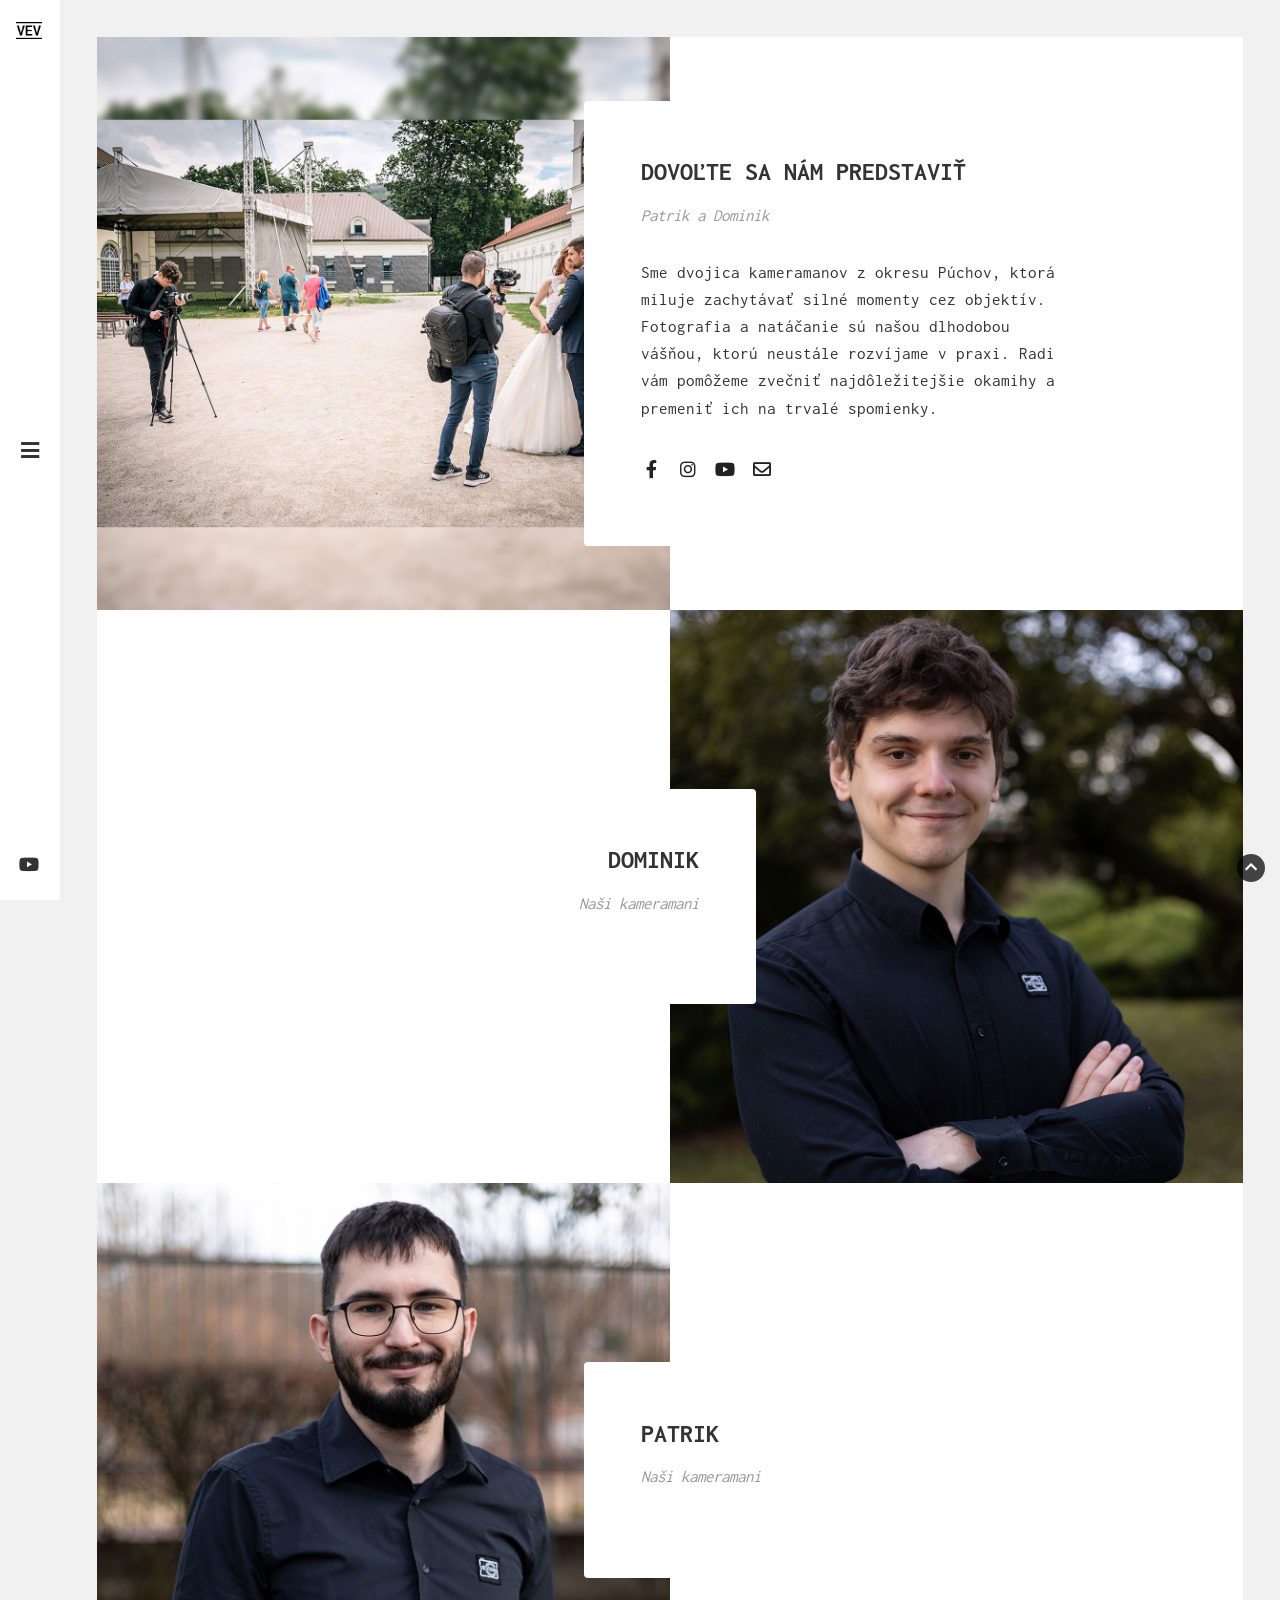
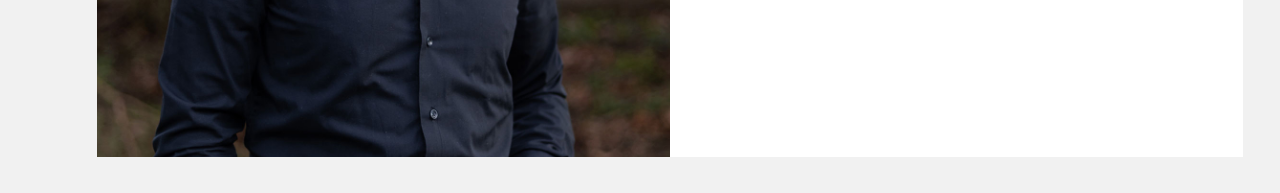
<file: o-kameramanoch.html>
﻿<!DOCTYPE html>

<html lang="sk">
	<head>

		<!-- Title -->
		<title>Niečo o kameramanoch | VEVideo</title>

		<!-- Meta -->
		<meta charset="utf-8">
		<meta http-equiv="X-UA-Compatible" content="IE=edge">
		<meta name="author" content="Dominik Vardžák a Patrik Eliaš">
		<meta name="description" content="Kto sme a prečo natáčame? Spoznajte náš tím a štýl práce. Radi zvečníme vaše dôležité momenty profesionálne a s citom.">
		<meta name="keywords" content="kameraman, fotograf, Púchov, svadba, udalosti, stužková, Trenčín, Žilina, natáčanie, kamerovanie">
		<link rel="canonical" href="https://vevideo.sk/o-kameramanoch.html">
		<meta name="robots" content="index, follow">
		<meta property="og:type" content="website">
		<meta property="og:site_name" content="VEVideo">
		<meta property="og:locale" content="sk_SK">
		<meta property="og:title" content="Niečo o kameramanoch | VEVideo">
		<meta property="og:description" content="Kto sme a prečo natáčame? Spoznajte náš tím a štýl práce. Radi zvečníme vaše dôležité momenty profesionálne a s citom.">
		<meta property="og:url" content="https://vevideo.sk/o-kameramanoch.html">
		<meta property="og:image" content="https://vevideo.sk/assets/img/logo-big.png">
		<meta name="twitter:card" content="summary_large_image">
		<meta name="twitter:title" content="Niečo o kameramanoch | VEVideo">
		<meta name="twitter:description" content="Kto sme a prečo natáčame? Spoznajte náš tím a štýl práce. Radi zvečníme vaše dôležité momenty profesionálne a s citom.">
		<meta name="twitter:image" content="https://vevideo.sk/assets/img/logo-big.png">

		<!-- Mobile Meta -->
		<meta name="viewport" content="width=device-width, initial-scale=1">

		<!-- Favicon (http://www.favicon-generator.org/) -->
		<link rel="shortcut icon" href="favicon.png" type="image/x-icon">
		<link rel="icon" href="favicon.png" type="image/x-icon">

		<!-- Paste your Google Analytics code here.-->
		<script async src="https://www.googletagmanager.com/gtag/js?id=G-T4X9H40BEK"></script>
<script>
  window.dataLayer = window.dataLayer || [];
  function gtag(){dataLayer.push(arguments);}
  gtag('js', new Date());

  gtag('config', 'G-T4X9H40BEK');
</script>

		<!-- Google fonts (https://www.google.com/fonts) -->
		<link href="https://fonts.googleapis.com/css?family=Inconsolata" rel="stylesheet"> <!-- Global font -->
		<link href="https://fonts.googleapis.com/css?family=Galada" rel="stylesheet"> <!-- Alter font 1 -->
		<link href="https://fonts.googleapis.com/css?family=Bilbo+Swash+Caps" rel="stylesheet"> <!-- Alter font 2 -->

		<!-- Bootstrap CSS (http://getbootstrap.com) -->
		<link rel="stylesheet" href="assets/vendor/bootstrap/css/bootstrap.min.css"> <!-- bootstrap CSS (http://getbootstrap.com) -->

		<!-- Libs and Plugins CSS -->
		<link rel="stylesheet" href="assets/vendor/animsition/css/animsition.min.css"> <!-- Animsition CSS (http://git.blivesta.com/animsition/) -->
		<link rel="stylesheet" href="assets/vendor/font-awesome/css/font-awesome.min.css"> <!-- Font Icons CSS (http://fortawesome.github.io/Font-Awesome) -->
		<link rel="stylesheet" href="assets/vendor/lightgallery/css/lightgallery.min.css"> <!-- lightGallery CSS (http://sachinchoolur.github.io/lightGallery) -->
		<link rel="stylesheet" href="assets/vendor/owl-carousel/css/owl.carousel.min.css"> <!-- Owl Carousel CSS (http://www.owlcarousel.owlgraphic.com) -->
		<link rel="stylesheet" href="assets/vendor/owl-carousel/css/owl.theme.default.min.css"> <!-- Owl Carousel CSS (http://www.owlcarousel.owlgraphic.com) -->
		<link rel="stylesheet" href="assets/vendor/ytplayer/css/jquery.mb.YTPlayer.min.css"> <!-- YTPlayer CSS (more info: https://github.com/pupunzi/jquery.mb.YTPlayer) -->
		<link rel="stylesheet" href="assets/vendor/animate.min.css"> <!-- Animate libs CSS (http://daneden.me/animate) -->

		<!-- Template master CSS -->
		<link rel="stylesheet" href="assets/css/helper.css">
		<link rel="stylesheet" href="assets/css/theme.css">

		<!-- Template dark style CSS (uncomment to enable dark style)-->
		<!-- <link rel="stylesheet" href="assets/css/dark-style.css"> -->
	</head>
	
	<!-- ===========
	///// Body /////
	================
	* Add class "temp-uppercase" to enable uppercase letters (eg. headings, menu links).
	* Add class "temp-letter-spacing" to enable spacing between letters (eg. headings, menu links).
	* Use class "temp-grayscale" to enable grayscale effect when menu is open (no effect on all browsers!).
	* Add class "animsition" to enable page transition while page loads.
	-->
	<body class="temp-uppercase temp-grayscale animsition">

	
		<!-- Page cover (if menu is open) -->
		<span class="page-cover"></span>


		<!-- ===================
		///// Begin header /////
		========================
		* Add class "header-dark" to enable header dark style.
		* Add class "header-click", "header-hover" or "header-fixed" to change behavior of the header (one of them is required!).
		-->
		<div id="header" class="header-hover">

			<!-- Header close button -->
			<div class="header-close" title="Zatvoriť">×</div>

			<!-- Begin logo small -->
			<div class="logo-small">
				<a href="index.html" ><img src="assets/img/logo-small.png" title="Domov" alt="logo"></a>
			</div>
			<!-- End logo small -->

			<!-- Header menu icon -->
			<span class="header-menu-icon" title="Menu"><i class="fas fa-bars"></i></span>
			
			<!-- Header contact icon -->
			<a href="" class="header-contact-icon" title="Sledujte nás na YouTube"><i class="fab fa-youtube"></i></a>


			<!-- Begin header inner 
			======================== -->
			<div class="header-inner">
				
				<!-- Begin header top -->
				<div class="header-top">

					<!-- Begin logo big -->
					<div class="logo-big">
						<a href="index.html"><img src="assets/img/logo-big.png" title="Domov" alt="logo"></a>
					</div>
					<!-- End logo big -->
					
				</div>
				<!-- End header top -->

				<!-- Begin header middle -->
				<div class="header-middle">

					<!-- Begin menu -->
					<div id="menu">
						<ul class="menu-list">
							<li><a href="index.html">Domov</a></li>
							<li><a href="o-kameramanoch.html">O nás</a></li>
							<li><a href="nase-portfolio.html">Portfólio</a></li>
							<li><a href="cennik-nasich-kameramanov.html">Cenník</a></li>
							<li><a href="kontaktujte-nas.html">Kontakt</a></li>
						</ul> <!-- /.menu-list -->
					</div>
					<!-- End menu -->

				</div>
				<!-- End header middle -->

				<!-- Begin header bottom -->
				<div class="header-bottom">

					<!-- Begin follow me buttons -->
					<div class="follow-me-buttons">
						<ul>
							<li><a href="https://www.facebook.com/vevideostudio" title="Sledujte nás na Facebooku" target="_blank"><i class="fab fa-facebook-f"></i></a></li>
							<li><a href="https://www.instagram.com/vevideostudio/" title="Sledujte nás na Instagrame" target="_blank"><i class="fab fa-instagram"></i></a></li>
							<li><a href="https://www.youtube.com/@vevideo_studio" title="Sledujte nás na YouTube" target="_blank"><i class="fab fa-youtube"></i></a></li>
						</ul>
					</div>
					<!-- End follow me buttons -->

					<!-- Begin copyright -->
					<div class="copyright">
						VEVideo | 2026
					</div>
					<!-- End copyright -->

				</div>
				<!-- End header bottom -->

			</div> 
			<!-- End header inner -->

		</div>
		<!-- End header -->


		<!-- ==========================
		///// Begin mobile header /////
		===============================
		* Add class "m-header-dark" to enable header dark style.
		-->
		<div id="mobile-header">

			<!-- Begin logo small -->
			<div class="logo-mobile">
				<a href="index.html"><img src="assets/img/logo-big.png" alt="logo"></a>
			</div>
			<!-- End logo small -->

			<!-- Mobile menu trigger -->
			<div class="mobile-menu-trigger"><span></span></div>

		</div>
		<!-- End mobile header -->


		<!-- *************************************
		*********** Begin body content *********** 
		************************************** -->
		<div id="body-content">


			<!-- =============================
			///// Begin about me section /////
			============================== -->
			<section id="about-me-section">
					
				<!-- ======================
				///// Begin split box /////
				based on: http://www.minimit.com/articles/solutions-tutorials/bootstrap-3-responsive-columns-of-same-height
				======================= -->
				<div class="split-box about-me">
					<div class="container-fluid">
						<div class="row">
							<div class="row-lg-height">

								<!-- Column -->
								<div class="col-lg-6 col-lg-height split-box-image no-padding bg-image" style="background-image: url(assets/img/misc/me-1.jpg); background-position: 50% 50%;">

									<!-- Split box image height
									============================
									* You can use prepared "padding-height-*" helper classes to set split box image height. Example: "padding-height-85" (useful if "split-box-content" contend/text is very short). Also you can use class "full-height-vh" for full height image. Find out "helper.css" file for more info. Note: class "sbi-height" is required.
									-->
									<div class="sbi-height padding-height-100"></div>

								</div> <!-- /.col -->

								<!-- Column -->
								<div class="col-lg-6 col-lg-height col-lg-middle no-padding">

									<!-- Begin split box content 
									============================= 
									* Use class "shifted-left" or "shifted-right" to enable shifted content (do not use for long content).
									-->
									<div class="split-box-content shifted-left">
										<h1 class="about-me-title">Dovoľte sa nám predstaviť</h1>
										<div class="about-me-sub">Patrik a Dominik</div>

										<div class="about-me-text">
											<p>Sme dvojica kameramanov z okresu Púchov, ktorá miluje zachytávať silné momenty cez objektív. Fotografia a natáčanie sú našou dlhodobou vášňou, ktorú neustále rozvíjame v praxi. Radi vám pomôžeme zvečniť najdôležitejšie okamihy a premeniť ich na trvalé spomienky.</p>
										</div>

										<!-- Begin follow me buttons -->
										<div class="follow-me-buttons margin-top-30">
											<ul>
												<li><a href="https://www.facebook.com/vevideostudio" title="Sledujte nás na Facebooku" target="_blank"><i class="fab fa-facebook-f"></i></a></li> 
												<!-- <li><a href="" title="Follow me on Instagram" target="_blank"><i class="fab fa-instagram"></i></a></li> -->
												<li><a href="https://www.instagram.com/vevideostudio/" title="Sledujte nás na Instagrame" target="_blank"><i class="fab fa-instagram"></i></a></li>
												<li><a href="https://www.youtube.com/@vevideo_studio" title="Videá na YouTube" target="_blank"><i class="fab fa-youtube"></i></a></li>
												<li><a href="kontaktujte-nas.html" title="Kontakt"><i class="far fa-envelope"></i></a></li>
											</ul>
										</div>
										<!-- End follow me buttons -->

									</div>
									<!-- End split box content -->

								</div> <!-- /.col -->

							</div> <!-- /.row-height -->
						</div> <!-- /.row -->
					</div> <!-- /.container -->
				</div>
				<!-- End split box -->

				<!-- ======================
				///// Begin split box /////
				based on: http://www.minimit.com/articles/solutions-tutorials/bootstrap-3-responsive-columns-of-same-height
				======================= -->
				<div class="split-box what-i-do">
					<div class="container-fluid">
						<div class="row">
							<div class="row-lg-height">

								<!-- Column -->
								<div class="col-lg-6 col-lg-push-6 col-lg-height split-box-image no-padding bg-image" style="background-image: url(assets/img/misc/me-2.jpg); background-position: 50% 50%;">

									<!-- Split box image height
									============================
									* You can use prepared "padding-height-*" helper classes to set split box image height. Example: "padding-height-85" (useful if "split-box-content" contend/text is very short). Also you can use class "full-height-vh" for full height image. Find out "helper.css" file for more info. Note: class "sbi-height" is required.
									-->
									<div class="sbi-height padding-height-100"></div>

								</div> <!-- /.col -->

								<!-- Column -->
								<div class="col-lg-6 col-lg-pull-6 col-lg-height col-lg-middle no-padding">

									<!-- Begin split box content 
									============================= 
									* Use class "shifted-left" or "shifted-right" to enable shifted content (do not use for long content).
									-->
									<div class="split-box-content shifted-right">
										<h1 class="about-me-title">Dominik</h1>
										<div class="about-me-sub">Naši kameramani</div>

										<div class="about-me-text">
											<p><!-- Tu mohol byt text o Dominikovi --></p>
								</div> 
									</div>
									<!-- End split box content -->

								</div> <!-- /.col -->

							</div> <!-- /.row-height -->
						</div> <!-- /.row -->
					</div> <!-- /.container -->
				</div>
				<!-- End split box -->

<!-- ZACIATOK -->
				<div class="split-box about-me">
					<div class="container-fluid">
						<div class="row">
							<div class="row-lg-height">

								<!-- Column -->
								<div class="col-lg-6 col-lg-height split-box-image no-padding bg-image" style="background-image: url(assets/img/misc/me-3.jpg); background-position: 50% 50%;">

									<!-- Split box image height
									============================
									* You can use prepared "padding-height-*" helper classes to set split box image height. Example: "padding-height-85" (useful if "split-box-content" contend/text is very short). Also you can use class "full-height-vh" for full height image. Find out "helper.css" file for more info. Note: class "sbi-height" is required.
									-->
									<div class="sbi-height padding-height-100"></div>

								</div> <!-- /.col -->

								<!-- Column -->
								<div class="col-lg-6 col-lg-height col-lg-middle no-padding">

									<!-- Begin split box content 
									============================= 
									* Use class "shifted-left" or "shifted-right" to enable shifted content (do not use for long content).
									-->
									<div class="split-box-content shifted-left">
										<h1 class="about-me-title">Patrik</h1>
										<div class="about-me-sub">Naši kameramani</div>

										<div class="about-me-text">
											<p><!-- Tu mohol byt text o Patrikovi --></p>
										</div>

									</div>
									<!-- End split box content -->

								</div> <!-- /.col -->

							</div> <!-- /.row-height -->
						</div> <!-- /.row -->
					</div> <!-- /.container -->
				</div>
				<!-- End split box -->

			</section>
			<!-- End about me section -->

		</div>
		<!-- End body content -->


		<!-- Scroll to top button -->
		<a href="#body-content" class="scrolltotop sm-scroll" title="Scroll to top"><i class="fas fa-chevron-up"></i></a>
        


		<!-- ====================
		///// Scripts below /////
		===================== -->

		<!-- Core JS -->
		<script src="assets/vendor/jquery/jquery.min.js"></script> <!-- jquery JS (https://jquery.com) -->
		<script src="assets/vendor/bootstrap/js/bootstrap.min.js"></script> <!-- bootstrap JS (http://getbootstrap.com) -->

		<!-- Libs and Plugins JS -->
		<script src="assets/vendor/animsition/js/animsition.min.js"></script> <!-- Animsition JS (http://git.blivesta.com/animsition/) -->
		<script src="assets/vendor/jquery.easing.min.js"></script> <!-- Easing JS (http://gsgd.co.uk/sandbox/jquery/easing/) -->
		<script src="assets/vendor/isotope.pkgd.min.js"></script> <!-- Isotope JS (http://isotope.metafizzy.co) -->
		<script src="assets/vendor/imagesloaded.pkgd.min.js"></script> <!-- ImagesLoaded JS (https://github.com/desandro/imagesloaded) -->
		<script src="assets/vendor/jquery.nicescroll.min.js"></script> <!-- Nicescroll JS (http://areaaperta.com/nicescroll/) -->
		<script src="assets/vendor/owl-carousel/js/owl.carousel.min.js"></script> <!-- Owl Carousel JS (http://www.owlcarousel.owlgraphic.com) -->
		<script src="assets/vendor/jquery.mousewheel.min.js"></script> <!-- A jQuery plugin that adds cross browser mouse wheel support (https://github.com/jquery/jquery-mousewheel) -->
		<script src="assets/vendor/ytplayer/js/jquery.mb.YTPlayer.min.js"></script> <!-- YTPlayer JS (more info: https://github.com/pupunzi/jquery.mb.YTPlayer) -->

		<script src="assets/vendor/lightgallery/js/lightgallery.min.js"></script> <!-- lightGallery JS (http://sachinchoolur.github.io/lightGallery) -->
		<script src="assets/vendor/lightgallery/js/lightgallery-plugins.js"></script> <!-- lightGallery Plugins JS (http://sachinchoolur.github.io/lightGallery) -->
		
		<!-- Theme master JS -->
		<script src="assets/js/theme.js"></script>



	</body>

</html>
</file>
<file: assets/css/helper.css>
/* Table of Content
====================
1. Various classes
2. Hiding classes
3. Background image classes
4. Font classes
5. Hover classes
6. Width classes
7. Height classes
8. Center align classes
9. Text color classes
10. Link color classes
11. Background color classes
12. Background transparent color classes
13. Background transparent gradient color classes
14. Rounded classes
15. Borders classes
16. Paddings classes
17. Margin classes
18. Bootstrap responsive columns of same height
*/


/* ------------------------------------------------------------- *
 *  Various classes
/* ------------------------------------------------------------- */

/* clear */
.clear { clear: both !important; display: block !important; }

/* display */
.block, .display-block { display: block !important; }
.inline-block, .display-inline-block { display: inline-block !important; }

/* position */
.position-relative { position: relative !important; }
.position-absolute { position: absolute !important; }
.position-static { position: static !important; }

/* text aligns */
.text-center { text-align: center !important; }
.text-left { text-align: left !important; }
.text-right { text-align: right !important; }

/* text transform */
.text-uppercase { text-transform: uppercase !important; }
.text-lowercase { text-transform: lowercase !important; }
.text-normal { text-transform: none !important; }

/* overflow */
.overflow-hidden { overflow: hidden !important; }
.overflow-y-hidden { overflow-y: hidden !important; }
.overflow-x-hidden { overflow-x: hidden !important; }

.overflow-auto { overflow: auto !important; }
.overflow-y-auto { overflow-y: auto !important; }
.overflow-x-auto { overflow-x: auto !important; }

.overflow-scroll { overflow: scroll !important; }
.overflow-y-scroll { overflow-y: scroll !important; }
.overflow-x-scroll { overflow-x: scroll !important; }

/* full cover (parent element must contain "position: relative;") */
.full-cover {
	position: absolute !important;
	top: 0 !important;
	bottom: 0 !important;
	left: 0 !important;
	right: 0 !important;
}


/* ------------------------------------------------------------- *
 *  Hiding classes
/* ------------------------------------------------------------- */

.hide { display: none !important; }

/* Hiding via media query breakpoints */
@media (max-width: 1200px) {
	.hide-from-lg { display: none !important; }
}
@media (max-width: 992px) {
	.hide-from-md { display: none !important; }
}
@media (max-width: 768px) {
	.hide-from-sm { display: none !important; }
}
@media (max-width: 480px) {
	.hide-from-xs { display: none !important; }
}

@media (min-width: 1200px) {
	.hide-to-lg { display: none !important; }
}
@media (min-width: 992px) {
	.hide-to-md { display: none !important; }
}
@media (min-width: 768px) {
	.hide-to-sm { display: none !important; }
}
@media (min-width: 480px) {
	.hide-to-xs { display: none !important; }
}


/* ------------------------------------------------------------- *
 *  Background image classes
/* ------------------------------------------------------------- */

.no-bg-image { background: none !important; }

.bg-image {
	background-repeat: no-repeat;
	background-position: 50% 50%;
	-webkit-background-size: cover;
	background-size: cover;
}
.bg-image-fixed {
	background-attachment: fixed;
	background-repeat: no-repeat;
	background-position: 50% 50%;
	-webkit-background-size: cover;
	background-size: cover;
}
.bg-pattern {
	background-repeat: repeat !important;
	-webkit-background-size: inherit !important;
	background-size: inherit !important;
}
.bg-image-parallax { 
	background-repeat: no-repeat;
	background-position: 50% 0%;
	-webkit-background-size: cover;
	background-size: cover;
}


/* ------------------------------------------------------------- *
 *  Font classes
/* ------------------------------------------------------------- */

/* font alternate 1 */
.font-alter-1 { 
	font-family: 'Galada', cursive;
	font-weight: normal !important;
	text-transform: none !important;
	letter-spacing: 0 !important;
}
.h1.font-alter-1, h1.font-alter-1 { font-size: 42px !important; }
.h2.font-alter-1, h2.font-alter-1 { font-size: 36px !important; }
.h3.font-alter-1, h3.font-alter-1 { font-size: 32px !important; }
.h4.font-alter-1, h4.font-alter-1 { font-size: 24px !important; }
.h5.font-alter-1, h5.font-alter-1 { font-size: 20px !important; }
.h6.font-alter-1, h6.font-alter-1 { font-size: 18px !important; }

/* font alternate 2 */
.font-alter-2 { 
	font-family: 'Bilbo Swash Caps', cursive;
	font-weight: normal !important;
	text-transform: none !important;
	letter-spacing: 0 !important;
}
.h1.font-alter-2, h1.font-alter-2 { font-size: 48px !important; }
.h2.font-alter-2, h2.font-alter-2 { font-size: 42px !important; }
.h3.font-alter-2, h3.font-alter-2 { font-size: 36px !important; }
.h4.font-alter-2, h4.font-alter-2 { font-size: 30px !important; }
.h5.font-alter-2, h5.font-alter-2 { font-size: 26px !important; }
.h6.font-alter-2, h6.font-alter-2 { font-size: 24px !important; }

/* font alternate 3 */
.font-alter-3 { 
	/* add your alternate font family here if needed */ 
}


/* font weight/styles */
.font-normal { font-weight: normal !important; font-style: normal !important; }
.font-bold { font-weight: 600 !important; }
.font-italic { font-style: italic !important; }

/* font sizes (%) */
.font-xs { font-size: 75% !important; }
.font-sm { font-size: 85% !important; }
.font-lg { font-size: 110% !important; }
.font-xlg { font-size: 120% !important; }

/* font sizes (px) */
.font-size-8 { font-size: 8px !important; }
.font-size-9 { font-size: 9px !important; }
.font-size-10 { font-size: 10px !important; }
.font-size-11 { font-size: 11px !important; }
.font-size-12 { font-size: 12px !important; }
.font-size-13 { font-size: 13px !important; }
.font-size-14 { font-size: 14px !important; }
.font-size-15 { font-size: 15px !important; }
.font-size-16 { font-size: 16px !important; }
.font-size-17 { font-size: 17px !important; }
.font-size-18 { font-size: 18px !important; }
.font-size-19 { font-size: 19px !important; }
.font-size-20 { font-size: 20px !important; }
.font-size-21 { font-size: 21px !important; }
.font-size-22 { font-size: 22px !important; }
.font-size-23 { font-size: 23px !important; }
.font-size-24 { font-size: 24px !important; }
.font-size-25 { font-size: 25px !important; }
.font-size-26 { font-size: 26px !important; }
.font-size-27 { font-size: 27px !important; }
.font-size-28 { font-size: 28px !important; }
.font-size-29 { font-size: 29px !important; }
.font-size-30 { font-size: 30px !important; }
.font-size-31 { font-size: 31px !important; }
.font-size-32 { font-size: 32px !important; }
.font-size-33 { font-size: 33px !important; }
.font-size-34 { font-size: 34px !important; }
.font-size-35 { font-size: 35px !important; }
.font-size-36 { font-size: 36px !important; }
.font-size-37 { font-size: 37px !important; }
.font-size-38 { font-size: 38px !important; }
.font-size-39 { font-size: 39px !important; }
.font-size-40 { font-size: 40px !important; }
.font-size-41 { font-size: 41px !important; }
.font-size-42 { font-size: 42px !important; }
.font-size-43 { font-size: 43px !important; }
.font-size-44 { font-size: 44px !important; }
.font-size-45 { font-size: 45px !important; }
.font-size-46 { font-size: 46px !important; }
.font-size-47 { font-size: 47px !important; }
.font-size-48 { font-size: 48px !important; }
.font-size-49 { font-size: 49px !important; }
.font-size-50 { font-size: 50px !important; }

.font-size-55 { font-size: 55px !important; }
.font-size-60 { font-size: 60px !important; }
.font-size-65 { font-size: 65px !important; }
.font-size-70 { font-size: 70px !important; }
.font-size-75 { font-size: 75px !important; }
.font-size-80 { font-size: 80px !important; }
.font-size-85 { font-size: 85px !important; }
.font-size-90 { font-size: 90px !important; }
.font-size-95 { font-size: 95px !important; }
.font-size-100 { font-size: 100px !important; }
.font-size-105 { font-size: 105px !important; }
.font-size-110 { font-size: 110px !important; }
.font-size-115 { font-size: 115px !important; }
.font-size-120 { font-size: 120px !important; }
.font-size-125 { font-size: 125px !important; }
.font-size-130 { font-size: 130px !important; }
.font-size-135 { font-size: 135px !important; }
.font-size-140 { font-size: 140px !important; }
.font-size-145 { font-size: 145px !important; }
.font-size-150 { font-size: 150px !important; }
.font-size-155 { font-size: 155px !important; }
.font-size-160 { font-size: 160px !important; }


/* ------------------------------------------------------------- *
 *  Hover classes
/* ------------------------------------------------------------- */

/* hover opacity */
.hover-opacity {
	-webkit-transition: all .2s ease-in-out !important;
	-moz-transition: all .2s ease-in-out !important;
	-ms-transition: all .2s ease-in-out !important;
	-o-transition: all .2s ease-in-out !important;
	transition: all .2s ease-in-out !important;
}
.hover-opacity:hover {
	opacity: 0.8 !important;
}


/* ------------------------------------------------------------- *
 *  Width classes
/* ------------------------------------------------------------- */

/* Width auto */
.width-auto { width: auto !important; }

/* Full width */
.full-width { width: 100% !important; }

/* Minimum width classes */
.min-width { min-width: 100% !important; }
.min-width-100 { min-width: 100px !important; }
.min-width-150 { min-width: 150px !important; }
.min-width-200 { min-width: 200px !important; }
.min-width-250 { min-width: 250px !important; }
.min-width-300 { min-width: 300px !important; }
.min-width-350 { min-width: 350px !important; }
.min-width-400 { min-width: 400px !important; }
.min-width-450 { min-width: 450px !important; }
.min-width-500 { min-width: 500px !important; }
.min-width-550 { min-width: 550px !important; }
.min-width-600 { min-width: 600px !important; }
.min-width-650 { min-width: 650px !important; }
.min-width-700 { min-width: 700px !important; }
.min-width-750 { min-width: 750px !important; }
.min-width-800 { min-width: 800px !important; }
.min-width-850 { min-width: 850px !important; }
.min-width-900 { min-width: 900px !important; }
.min-width-950 { min-width: 950px !important; }
.min-width-1000 { min-width: 1000px !important; }
.min-width-1050 { min-width: 1050px !important; }
.min-width-1150 { min-width: 1150px !important; }
.min-width-1100 { min-width: 1100px !important; }
.min-width-1150 { min-width: 1150px !important; }
.min-width-1170 { min-width: 1170px !important; }
.min-width-1200 { min-width: 1200px !important; }
.min-width-1250 { min-width: 1250px !important; }
.min-width-1300 { min-width: 1300px !important; }
.min-width-1350 { min-width: 1350px !important; }
.min-width-1400 { min-width: 1400px !important; }
.min-width-1450 { min-width: 1450px !important; }
.min-width-1500 { min-width: 1500px !important; }
.min-width-1550 { min-width: 1550px !important; }
.min-width-1600 { min-width: 1600px !important; }

/* Maximum width classes */
.max-width { max-width: 100% !important; }
.max-width-100 { max-width: 100px !important; }
.max-width-150 { max-width: 150px !important; }
.max-width-200 { max-width: 200px !important; }
.max-width-250 { max-width: 250px !important; }
.max-width-300 { max-width: 300px !important; }
.max-width-350 { max-width: 350px !important; }
.max-width-400 { max-width: 400px !important; }
.max-width-450 { max-width: 450px !important; }
.max-width-500 { max-width: 500px !important; }
.max-width-550 { max-width: 550px !important; }
.max-width-600 { max-width: 600px !important; }
.max-width-650 { max-width: 650px !important; }
.max-width-700 { max-width: 700px !important; }
.max-width-750 { max-width: 750px !important; }
.max-width-800 { max-width: 800px !important; }
.max-width-850 { max-width: 850px !important; }
.max-width-900 { max-width: 900px !important; }
.max-width-950 { max-width: 950px !important; }
.max-width-1000 { max-width: 1000px !important; }
.max-width-1050 { max-width: 1050px !important; }
.max-width-1150 { max-width: 1150px !important; }
.max-width-1100 { max-width: 1100px !important; }
.max-width-1150 { max-width: 1150px !important; }
.max-width-1170 { max-width: 1170px !important; }
.max-width-1200 { max-width: 1200px !important; }
.max-width-1250 { max-width: 1250px !important; }
.max-width-1300 { max-width: 1300px !important; }
.max-width-1350 { max-width: 1350px !important; }
.max-width-1400 { max-width: 1400px !important; }
.max-width-1450 { max-width: 1450px !important; }
.max-width-1500 { max-width: 1500px !important; }
.max-width-1550 { max-width: 1550px !important; }
.max-width-1600 { max-width: 1600px !important; }
.max-width-1650 { max-width: 1650px !important; }
.max-width-1700 { max-width: 1700px !important; }
.max-width-1750 { max-width: 1750px !important; }
.max-width-1800 { max-width: 1800px !important; }
.max-width-1850 { max-width: 1850px !important; }
.max-width-1900 { max-width: 1900px !important; }
.max-width-1950 { max-width: 1950px !important; }
.max-width-2000 { max-width: 2000px !important; }


/* ------------------------------------------------------------- *
 *  Height classes
/* ------------------------------------------------------------- */

.full-height { height: 100% !important; }
.full-height-vh { min-height: 100vh !important; }

/* minimum height classes */
.min-height-100 { min-height: 100px !important; }
.min-height-150 { min-height: 150px !important; }
.min-height-200 { min-height: 200px !important; }
.min-height-250 { min-height: 250px !important; }
.min-height-300 { min-height: 300px !important; }
.min-height-350 { min-height: 350px !important; }
.min-height-400 { min-height: 400px !important; }
.min-height-450 { min-height: 450px !important; }
.min-height-500 { min-height: 500px !important; }
.min-height-550 { min-height: 550px !important; }
.min-height-600 { min-height: 600px !important; }
.min-height-650 { min-height: 650px !important; }
.min-height-700 { min-height: 700px !important; }
.min-height-750 { min-height: 750px !important; }
.min-height-800 { min-height: 800px !important; }
.min-height-850 { min-height: 850px !important; }
.min-height-900 { min-height: 900px !important; }
.min-height-1000 { min-height: 1000px !important; }

/* maximum height classes */
.max-height-100 { max-height: 100px !important; }
.max-height-150 { max-height: 150px !important; }
.max-height-200 { max-height: 200px !important; }
.max-height-250 { max-height: 250px !important; }
.max-height-300 { max-height: 300px !important; }
.max-height-350 { max-height: 350px !important; }
.max-height-400 { max-height: 400px !important; }
.max-height-450 { max-height: 450px !important; }
.max-height-500 { max-height: 500px !important; }
.max-height-550 { max-height: 550px !important; }
.max-height-600 { max-height: 600px !important; }
.max-height-650 { max-height: 650px !important; }
.max-height-700 { max-height: 700px !important; }
.max-height-750 { max-height: 750px !important; }
.max-height-800 { max-height: 800px !important; }
.max-height-850 { max-height: 850px !important; }
.max-height-900 { max-height: 900px !important; }
.max-height-1000 { max-height: 1000px !important; }

/* padding height classes */
.padding-height-10 { padding-bottom: 10% !important; }
.padding-height-15 { padding-bottom: 15% !important; }
.padding-height-20 { padding-bottom: 20% !important; }
.padding-height-25 { padding-bottom: 25% !important; }
.padding-height-30 { padding-bottom: 30% !important; }
.padding-height-35 { padding-bottom: 35% !important; }
.padding-height-40 { padding-bottom: 40% !important; }
.padding-height-45 { padding-bottom: 45% !important; }
.padding-height-50 { padding-bottom: 50% !important; }
.padding-height-55 { padding-bottom: 55% !important; }
.padding-height-60 { padding-bottom: 60% !important; }
.padding-height-65 { padding-bottom: 65% !important; }
.padding-height-70 { padding-bottom: 70% !important; }
.padding-height-75 { padding-bottom: 75% !important; }
.padding-height-80 { padding-bottom: 80% !important; }
.padding-height-85 { padding-bottom: 85% !important; }
.padding-height-90 { padding-bottom: 90% !important; }
.padding-height-95 { padding-bottom: 95% !important; }
.padding-height-100 { padding-bottom: 100% !important; }
.padding-height-105 { padding-bottom: 105% !important; }
.padding-height-110 { padding-bottom: 110% !important; }
.padding-height-115 { padding-bottom: 115% !important; }
.padding-height-120 { padding-bottom: 120% !important; }
.padding-height-125 { padding-bottom: 125% !important; }
.padding-height-130 { padding-bottom: 130% !important; }
.padding-height-135 { padding-bottom: 135% !important; }
.padding-height-140 { padding-bottom: 140% !important; }


/* -------------------------------------------------------------------------- *
 *  Center align classes (parent element must contain "position: relative;")
/* -------------------------------------------------------------------------- */

.align-center {
	position: absolute !important;
	top: 50% !important;
	bottom: auto !important;
	left: 50% !important;
	right: auto !important;
	-moz-transform: translate(-50%, -50%) !important;
	-ms-transform: translate(-50%, -50%) !important;
	-webkit-transform: translate(-50%, -50%) !important;
	transform: translate(-50%, -50%) !important;
}
.vertical-align-center {
	position: absolute !important;
	top: 50% !important;
	bottom: auto !important;
	-moz-transform: translateY(-50%) !important;
	-ms-transform: translateY(-50%) !important;
	-webkit-transform: translateY(-50%) !important;
	transform: translateY(-50%) !important;
}
.horisontal-align-center {
	position: absolute !important;
	left: 50% !important;
	right: auto !important;
	-moz-transform: translateX(-50%) !important;
	-ms-transform: translateX(-50%) !important;
	-webkit-transform: translateX(-50%) !important;
	transform: translateX(-50%) !important;
}


/* ------------------------------------------------------------- *
 *  Text color classes
/* ------------------------------------------------------------- */

.text-main { color: #ea4e4e !important; } /* Template main color */
.text-white { color: #FFF !important; }
.text-gray { color: #888 !important; }
.text-gray-2 { color: #CCC !important; }
.text-gray-3 { color: #DDD !important; }
.text-dark { color: #333 !important; }
.text-dark-2 { color: #444 !important; }
.text-dark-3 { color: #666 !important; }
.text-green { color: #0BC35B !important; }
.text-blue { color: #3042B3 !important; }
.text-yellow { color: #FFE800 !important; }
.text-red { color: #FD2B2B !important; }
.text-brown { color: #A78339 !important; }
.text-purple { color: #800080 !important; }
.text-pink { color: #F12765 !important; }


/* ------------------------------------------------------------- *
 *  Link color classes
/* ------------------------------------------------------------- */

.link-main a { color: #ea4e4e !important; } /* Template main color */
.link-white a { color: #FFF !important; }
.link-gray a { color: #888 !important; }
.link-gray-2 a { color: #CCC !important; }
.link-gray-3 a { color: #DDD !important; }
.link-dark a { color: #333 !important; }
.link-dark-2 a { color: #444 !important; }
.link-dark-3 a { color: #666 !important; }
.link-green a { color: #0BC35B !important; }
.link-blue a { color: #3042B3 !important; }
.link-yellow a { color: #FFE800 !important; }
.link-red a { color: #FD2B2B !important; }
.link-brown a { color: #A78339 !important; }
.link-purple a { color: #800080 !important; }
.link-pink a { color: #F12765 !important; }


/* ------------------------------------------------------------- *
 *  Background color classes
/* ------------------------------------------------------------- */

.bg-main { background-color: #ea4e4e !important; } /* Template main color */
.bg-white { background-color: #FFF !important; }
.bg-gray { background-color: #999 !important; }
.bg-gray-2 { background-color: #EEE !important; }
.bg-gray-3 { background-color: #F1F1F1 !important; }
.bg-dark { background-color: #000 !important; }
.bg-dark-2 { background-color: #111 !important; }
.bg-dark-3 { background-color: #222 !important; }
.bg-green { background-color: #0BC35B !important; }
.bg-blue { background-color: #3042B3 !important; }
.bg-yellow { background-color: #FFE800 !important; }
.bg-red { background-color: #FD2B2B !important; }
.bg-brown { background-color: #A78339 !important; }
.bg-purple { background-color: #800080 !important; }
.bg-pink { background-color: #F12765 !important; }


/* ------------------------------------------------------------- *
 *  Background transparent color classes
/* ------------------------------------------------------------- */

/* 100% transparent */
.bg-transparent { background-color: rgba(0, 0, 0, 0) !important; }

/* Background dark transparent classes (opacity 1 to 9.5) */
.bg-transparent-1-dark { background-color: rgba(0, 0, 0, 0.1) !important; }
.bg-transparent-1-5-dark { background-color: rgba(0, 0, 0, 0.15) !important; }
.bg-transparent-2-dark { background-color: rgba(0, 0, 0, 0.2) !important; }
.bg-transparent-2-5-dark { background-color: rgba(0, 0, 0, 0.25) !important; }
.bg-transparent-3-dark { background-color: rgba(0, 0, 0, 0.3) !important; }
.bg-transparent-3-5-dark { background-color: rgba(0, 0, 0, 0.35) !important; }
.bg-transparent-4-dark { background-color: rgba(0, 0, 0, 0.4) !important; }
.bg-transparent-4-5-dark { background-color: rgba(0, 0, 0, 0.45) !important; }
.bg-transparent-5-dark { background-color: rgba(0, 0, 0, 0.5) !important; }
.bg-transparent-5-5-dark { background-color: rgba(0, 0, 0, 0.55) !important; }
.bg-transparent-6-dark { background-color: rgba(0, 0, 0, 0.6) !important; }
.bg-transparent-6-5-dark { background-color: rgba(0, 0, 0, 0.65) !important; }
.bg-transparent-7-dark { background-color: rgba(0, 0, 0, 0.7) !important; }
.bg-transparent-7-5-dark { background-color: rgba(0, 0, 0, 0.75) !important; }
.bg-transparent-8-dark { background-color: rgba(0, 0, 0, 0.8) !important; }
.bg-transparent-8-5-dark { background-color: rgba(0, 0, 0, 0.85) !important; }
.bg-transparent-9-dark { background-color: rgba(0, 0, 0, 0.9) !important; }
.bg-transparent-9-5-dark { background-color: rgba(0, 0, 0, 0.95) !important; }

/* Background white transparent classes (opacity 1 to 9.5) */
.bg-transparent-1-white { background-color: rgba(255, 255, 255, 0.1) !important; }
.bg-transparent-1-5-white { background-color: rgba(255, 255, 255, 0.15) !important; }
.bg-transparent-2-white { background-color: rgba(255, 255, 255, 0.2) !important; }
.bg-transparent-2-5-white { background-color: rgba(255, 255, 255, 0.25) !important; }
.bg-transparent-3-white { background-color: rgba(255, 255, 255, 0.3) !important; }
.bg-transparent-3-5-white { background-color: rgba(255, 255, 255, 0.35) !important; }
.bg-transparent-4-white { background-color: rgba(255, 255, 255, 0.4) !important; }
.bg-transparent-4-5-white { background-color: rgba(255, 255, 255, 0.45) !important; }
.bg-transparent-5-white { background-color: rgba(255, 255, 255, 0.5) !important; }
.bg-transparent-5-5-white { background-color: rgba(255, 255, 255, 0.55) !important; }
.bg-transparent-6-white { background-color: rgba(255, 255, 255, 0.6) !important; }
.bg-transparent-6-5-white { background-color: rgba(255, 255, 255, 0.65) !important; }
.bg-transparent-7-white { background-color: rgba(255, 255, 255, 0.7) !important; }
.bg-transparent-7-5-white { background-color: rgba(255, 255, 255, 0.75) !important; }
.bg-transparent-8-white { background-color: rgba(255, 255, 255, 0.8) !important; }
.bg-transparent-8-5-white { background-color: rgba(255, 255, 255, 0.85) !important; }
.bg-transparent-9-white { background-color: rgba(255, 255, 255, 0.9) !important; }
.bg-transparent-9-5-white { background-color: rgba(255, 255, 255, 0.95) !important; }


/* ------------------------------------------------------------------ *
 *  Background transparent gradient color classes 
 *  gradient generator: http://www.colorzilla.com/gradient-editor/
/* ------------------------------------------------------------------ */

.bg-transparent-gradient-light {
	/* Permalink - use to edit and share this gradient: http://colorzilla.com/gradient-editor/#f3f3f3+0,f3f3f3+100&0.9+0,1+100 */
	background: -moz-linear-gradient(top,  rgba(243,243,243,0.9) 0%, rgba(243,243,243,1) 100%); /* FF3.6-15 */
	background: -webkit-linear-gradient(top,  rgba(243,243,243,0.9) 0%,rgba(243,243,243,1) 100%); /* Chrome10-25,Safari5.1-6 */
	background: linear-gradient(to bottom,  rgba(243,243,243,0.9) 0%,rgba(243,243,243,1) 100%); /* W3C, IE10+, FF16+, Chrome26+, Opera12+, Safari7+ */
	filter: progid:DXImageTransform.Microsoft.gradient( startColorstr='#e6f3f3f3', endColorstr='#f3f3f3',GradientType=0 ); /* IE6-9 */
}
.bg-transparent-gradient-dark {
	/* Permalink - use to edit and share this gradient: http://colorzilla.com/gradient-editor/#000000+0,111111+100&0.5+0,1+100 */
	background: -moz-linear-gradient(top,  rgba(0,0,0,0.5) 0%, rgba(17,17,17,1) 100%); /* FF3.6-15 */
	background: -webkit-linear-gradient(top,  rgba(0,0,0,0.5) 0%,rgba(17,17,17,1) 100%); /* Chrome10-25,Safari5.1-6 */
	background: linear-gradient(to bottom,  rgba(0,0,0,0.5) 0%,rgba(17,17,17,1) 100%); /* W3C, IE10+, FF16+, Chrome26+, Opera12+, Safari7+ */
	filter: progid:DXImageTransform.Microsoft.gradient( startColorstr='#80000000', endColorstr='#111111',GradientType=0 ); /* IE6-9 */
}


/* ------------------------------------------------------------- *
 *  Rounded classes
/* ------------------------------------------------------------- */

.no-rounded, .no-radius { border-radius: 0 !important; }
.rounded { border-radius: 3px !important; }
.rounded-2x { border-radius: 6px !important; }
.rounded-3x { border-radius: 12px !important; }
.rounded-4x { border-radius: 20px !important; }
.rounded-5x { border-radius: 40px !important; }
.rounded-full { border-radius: 50% !important; }


/* ------------------------------------------------------------- *
 *  Borders classes
/* ------------------------------------------------------------- */

.border { border: 1px solid rgba(132, 132, 132, 0.13) !important; }
.border-top { border-top: 1px solid rgba(132, 132, 132, 0.13) !important; }
.border-bottom { border-bottom: 1px solid rgba(132, 132, 132, 0.13) !important; }
.border-left { border-left: 1px solid rgba(132, 132, 132, 0.13) !important; }
.border-right { border-right: 1px solid rgba(132, 132, 132, 0.13) !important; }

/* no border classes */
.no-border { border: none !important; }
.no-border-top { border-top: none !important; }
.no-border-bottom { border-bottom: none !important; }
.no-border-left { border-left: none !important; }
.no-border-right { border-right: none !important; }

/* border width classes */
.border-width-1 { border-width: 1px !important; }
.border-width-2 { border-width: 2px !important; }
.border-width-3 { border-width: 3px !important; }
.border-width-4 { border-width: 4px !important; }
.border-width-5 { border-width: 5px !important; }
.border-width-6 { border-width: 6px !important; }
.border-width-7 { border-width: 7px !important; }
.border-width-8 { border-width: 8px !important; }
.border-width-9 { border-width: 9px !important; }
.border-width-10 { border-width: 10px !important; }

.border-top-width-1 { border-top-width: 1px !important; }
.border-top-width-2 { border-top-width: 2px !important; }
.border-top-width-3 { border-top-width: 3px !important; }
.border-top-width-4 { border-top-width: 4px !important; }
.border-top-width-5 { border-top-width: 5px !important; }
.border-top-width-6 { border-top-width: 6px !important; }
.border-top-width-7 { border-top-width: 7px !important; }
.border-top-width-8 { border-top-width: 8px !important; }
.border-top-width-9 { border-top-width: 9px !important; }
.border-top-width-10 { border-top-width: 10px !important; }

.border-bottom-width-1 { border-bottom-width: 1px !important; }
.border-bottom-width-2 { border-bottom-width: 2px !important; }
.border-bottom-width-3 { border-bottom-width: 3px !important; }
.border-bottom-width-4 { border-bottom-width: 4px !important; }
.border-bottom-width-5 { border-bottom-width: 5px !important; }
.border-bottom-width-6 { border-bottom-width: 6px !important; }
.border-bottom-width-7 { border-bottom-width: 7px !important; }
.border-bottom-width-8 { border-bottom-width: 8px !important; }
.border-bottom-width-9 { border-bottom-width: 9px !important; }
.border-bottom-width-10 { border-bottom-width: 10px !important; }

.border-left-width-1 { border-left-width: 1px !important; }
.border-left-width-2 { border-left-width: 2px !important; }
.border-left-width-3 { border-left-width: 3px !important; }
.border-left-width-4 { border-left-width: 4px !important; }
.border-left-width-5 { border-left-width: 5px !important; }
.border-left-width-6 { border-left-width: 6px !important; }
.border-left-width-7 { border-left-width: 7px !important; }
.border-left-width-8 { border-left-width: 8px !important; }
.border-left-width-9 { border-left-width: 9px !important; }
.border-left-width-10 { border-left-width: 10px !important; }

.border-right-width-1 { border-right-width: 1px !important; }
.border-right-width-2 { border-right-width: 2px !important; }
.border-right-width-3 { border-right-width: 3px !important; }
.border-right-width-4 { border-right-width: 4px !important; }
.border-right-width-5 { border-right-width: 5px !important; }
.border-right-width-6 { border-right-width: 6px !important; }
.border-right-width-7 { border-right-width: 7px !important; }
.border-right-width-8 { border-right-width: 8px !important; }
.border-right-width-9 { border-right-width: 9px !important; }
.border-right-width-10 { border-right-width: 10px !important; }

/* border style classes */
.border-solid { border-style: solid !important; }
.border-top-solid { border-top-style: solid !important; }
.border-bottom-solid { border-bottom-style: solid !important; }
.border-left-solid { border-left-style: solid !important; }
.border-right-solid { border-right-style: solid !important; }

.border-dashed { border-style: dashed !important; }
.border-top-dashed { border-top-style: dashed !important; }
.border-bottom-dashed { border-bottom-style: dashed !important; }
.border-left-dashed { border-left-style: dashed !important; }
.border-right-dashed { border-right-style: dashed !important; }

.border-dotted { border-style: dotted !important; }
.border-top-dotted { border-top-style: dotted !important; }
.border-bottom-dotted { border-bottom-style: dotted !important; }
.border-left-dotted { border-left-style: dotted !important; }
.border-right-dotted { border-right-style: dotted !important; }

.border-double { border-style: double !important; }
.border-top-double { border-top-style: double !important; }
.border-bottom-double { border-bottom-style: double !important; }
.border-left-double { border-left-style: double !important; }
.border-right-double { border-right-style: double !important; }

.border-groove { border-style: groove !important; }
.border-top-groove { border-top-style: groove !important; }
.border-bottom-groove { border-bottom-style: groove !important; }
.border-left-groove { border-left-style: groove !important; }
.border-right-groove { border-right-style: groove !important; }

.border-inset { border-style: inset !important; }
.border-top-inset { border-top-style: inset !important; }
.border-bottom-inset { border-bottom-style: inset !important; }
.border-left-inset { border-left-style: inset !important; }
.border-right-inset { border-right-style: inset !important; }

.border-outset { border-style: outset !important; }
.border-top-outset { border-top-style: outset !important; }
.border-bottom-outset { border-bottom-style: outset !important; }
.border-left-outset { border-left-style: outset !important; }
.border-right-outset { border-right-style: outset !important; }

/* border color classes */
.border-main { border-color: #ea4e4e !important; } /* template main color */
.border-top-main { border-top-color: #ea4e4e !important; } /* template main color */
.border-bottom-main { border-bottom-color: #ea4e4e !important; } /* template main color */
.border-left-main { border-left-color: #ea4e4e !important; } /* template main color */
.border-right-main { border-right-color: #ea4e4e !important; } /* template main color */

.border-white { border-color: #FFF !important; }
.border-top-white { border-top-color: #FFF !important; }
.border-bottom-white { border-bottom-color: #FFF !important; }
.border-left-white { border-left-color: #FFF !important; }
.border-right-white { border-right-color: #FFF !important; }

.border-gray { border-color: #A4AAAD !important; }
.border-gray-2 { border-color: #D1D5D6 !important; }
.border-gray-3 { border-color: #EEE !important; }

.border-top-gray { border-top-color: #999 !important; }
.border-bottom-gray { border-bottom-color: #999 !important; }
.border-left-gray { border-left-color: #999 !important; }
.border-right-gray { border-right-color: #999 !important; }

.border-dark { border-color: #141414 !important; }
.border-dark-2 { border-color: #44484C !important; }
.border-dark-3 { border-color: #333 !important; }
.border-top-dark { border-top-color: #141414 !important; }
.border-top-dark-2 { border-top-color: #44484C !important; }
.border-top-dark-3 { border-top-color: #333 !important; }
.border-bottom-dark { border-bottom-color: #141414 !important; }
.border-bottom-dark-2 { border-bottom-color: #44484C !important; }
.border-bottom-dark-3 { border-bottom-color: #333 !important; }
.border-left-dark { border-left-color: #141414 !important; }
.border-left-dark-2 { border-left-color: #44484C !important; }
.border-left-dark-3 { border-left-color: #333 !important; }
.border-right-dark { border-right-color: #141414 !important; }
.border-right-dark-2 { border-right-color: #44484C !important; }
.border-right-dark-3 { border-right-color: #333 !important; }

.border-green { border-color: #5FC11B !important; }
.border-top-green { border-top-color: #5FC11B !important; }
.border-bottom-green { border-bottom-color: #5FC11B !important; }
.border-left-green { border-left-color: #5FC11B !important; }
.border-right-green { border-right-color: #5FC11B !important; }

.border-blue { border-color: #3067B3 !important; }
.border-top-blue { border-top-color: #3067B3 !important; }
.border-bottom-blue { border-bottom-color: #3067B3 !important; }
.border-left-blue { border-left-color: #3067B3 !important; }
.border-right-blue { border-right-color: #3067B3 !important; }

.border-yellow { border-color: #FFCD00 !important; }
.border-top-yellow { border-top-color: #FFCD00 !important; }
.border-bottom-yellow { border-bottom-color: #FFCD00 !important; }
.border-left-yellow { border-left-color: #FFCD00 !important; }
.border-right-yellow { border-right-color: #FFCD00 !important; }

.border-red { border-color: #FD2B2B !important; }
.border-top-red { border-top-color: #FD2B2B !important; }
.border-bottom-red { border-bottom-color: #FD2B2B !important; }
.border-left-red { border-left-color: #FD2B2B !important; }
.border-right-red { border-right-color: #FD2B2B !important; }

.border-brown { border-color: #A08650 !important; }
.border-top-brown { border-top-color: #A08650 !important; }
.border-bottom-brown { border-bottom-color: #A08650 !important; }
.border-left-brown { border-left-color: #A08650 !important; }
.border-right-brown { border-right-color: #A08650 !important; }

.border-purple { border-color: #800080 !important; }
.border-top-purple { border-top-color: #800080 !important; }
.border-bottom-purple { border-bottom-color: #800080 !important; }
.border-left-purple { border-left-color: #800080 !important; }
.border-right-purple { border-right-color: #800080 !important; }

.border-pink { border-color: #E82D66 !important; }
.border-top-pink { border-top-color: #E82D66 !important; }
.border-bottom-pink { border-bottom-color: #E82D66 !important; }
.border-left-pink { border-left-color: #E82D66 !important; }
.border-right-pink { border-right-color: #E82D66 !important; }

/* border transparent classes */
.border-transparent { border-color: transparent !important; }
.border-top-transparent { border-top-color: transparent !important; }
.border-bottom-transparent { border-bottom-color: transparent !important; }
.border-left-transparent { border-left-color: transparent !important; }
.border-right-transparent { border-right-color: transparent !important; }


/* ------------------------------------------------------------- *
 *  Paddings classes
/* ------------------------------------------------------------- */

.padding-5 { padding: 5px !important; }
.padding-10 { padding: 10px !important; }
.padding-15 { padding: 15px !important; }
.padding-20 { padding: 20px !important; }
.padding-25 { padding: 25px !important; }
.padding-30 { padding: 30px !important; }
.padding-35 { padding: 35px !important; }
.padding-40 { padding: 40px !important; }
.padding-45 { padding: 45px !important; }
.padding-50 { padding: 50px !important; }
.padding-55 { padding: 55px !important; }
.padding-60 { padding: 60px !important; }
.padding-65 { padding: 65px !important; }
.padding-70 { padding: 70px !important; }
.padding-75 { padding: 75px !important; }
.padding-80 { padding: 80px !important; }
.padding-85 { padding: 85px !important; }
.padding-100 { padding: 80px !important; }

/* padding top */
.padding-top-5 { padding-top: 5px !important; }
.padding-top-10 { padding-top: 10px !important; }
.padding-top-15 { padding-top: 15px !important; }
.padding-top-20 { padding-top: 20px !important; }
.padding-top-25 { padding-top: 25px !important; }
.padding-top-30 { padding-top: 30px !important; }
.padding-top-35 { padding-top: 35px !important; }
.padding-top-40 { padding-top: 40px !important; }
.padding-top-45 { padding-top: 45px !important; }
.padding-top-50 { padding-top: 50px !important; }
.padding-top-55 { padding-top: 55px !important; }
.padding-top-60 { padding-top: 60px !important; }
.padding-top-65 { padding-top: 65px !important; }
.padding-top-70 { padding-top: 70px !important; }
.padding-top-75 { padding-top: 75px !important; }
.padding-top-80 { padding-top: 80px !important; }
.padding-top-85 { padding-top: 85px !important; }
.padding-top-100 { padding-top: 100px !important; }

/* padding bottom */
.padding-bottom-5 { padding-bottom: 5px !important; }
.padding-bottom-10 { padding-bottom: 10px !important; }
.padding-bottom-15 { padding-bottom: 15px !important; }
.padding-bottom-20 { padding-bottom: 20px !important; }
.padding-bottom-25 { padding-bottom: 25px !important; }
.padding-bottom-30 { padding-bottom: 30px !important; }
.padding-bottom-35 { padding-bottom: 35px !important; }
.padding-bottom-40 { padding-bottom: 40px !important; }
.padding-bottom-45 { padding-bottom: 45px !important; }
.padding-bottom-50 { padding-bottom: 50px !important; }
.padding-bottom-55 { padding-bottom: 55px !important; }
.padding-bottom-60 { padding-bottom: 60px !important; }
.padding-bottom-65 { padding-bottom: 65px !important; }
.padding-bottom-70 { padding-bottom: 70px !important; }
.padding-bottom-75 { padding-bottom: 75px !important; }
.padding-bottom-80 { padding-bottom: 80px !important; }
.padding-bottom-85 { padding-bottom: 85px !important; }
.padding-bottom-100 { padding-bottom: 100px !important; }

/* padding left */
.padding-left-5 { padding-left: 5px !important; }
.padding-left-10 { padding-left: 10px !important; }
.padding-left-15 { padding-left: 15px !important; }
.padding-left-20 { padding-left: 20px !important; }
.padding-left-25 { padding-left: 25px !important; }
.padding-left-30 { padding-left: 30px !important; }
.padding-left-35 { padding-left: 35px !important; }
.padding-left-40 { padding-left: 40px !important; }
.padding-left-45 { padding-left: 45px !important; }
.padding-left-50 { padding-left: 50px !important; }
.padding-left-55 { padding-left: 55px !important; }
.padding-left-60 { padding-left: 60px !important; }
.padding-left-65 { padding-left: 65px !important; }
.padding-left-70 { padding-left: 70px !important; }
.padding-left-75 { padding-left: 75px !important; }
.padding-left-80 { padding-left: 80px !important; }
.padding-left-85 { padding-left: 85px !important; }
.padding-left-100 { padding-left: 100px !important; }

/* padding right */
.padding-right-5 { padding-right: 5px !important; }
.padding-right-10 { padding-right: 10px !important; }
.padding-right-15 { padding-right: 15px !important; }
.padding-right-20 { padding-right: 20px !important; }
.padding-right-25 { padding-right: 25px !important; }
.padding-right-30 { padding-right: 30px !important; }
.padding-right-35 { padding-right: 35px !important; }
.padding-right-40 { padding-right: 40px !important; }
.padding-right-45 { padding-right: 45px !important; }
.padding-right-50 { padding-right: 50px !important; }
.padding-right-55 { padding-right: 55px !important; }
.padding-right-60 { padding-right: 60px !important; }
.padding-right-65 { padding-right: 65px !important; }
.padding-right-70 { padding-right: 70px !important; }
.padding-right-75 { padding-right: 75px !important; }
.padding-right-80 { padding-right: 80px !important; }
.padding-right-85 { padding-right: 85px !important; }
.padding-right-100 { padding-right: 100px !important; }

/* no paddings classes */
.no-padding { padding: 0 !important; }
.no-padding-top { padding-top: 0 !important; }
.no-padding-bottom { padding-bottom: 0 !important; }
.no-padding-left { padding-left: 0 !important; }
.no-padding-right { padding-right: 0 !important; }


/* ------------------------------------------------------------- *
 *  Margin classes
/* ------------------------------------------------------------- */

.margin-auto { 
	margin-left: auto !important; 
	margin-right: auto !important; 
}

.margin-5 { margin: 5px !important; }
.margin-10 { margin: 10px !important; }
.margin-15 { margin: 15px !important; }
.margin-20 { margin: 20px !important; }
.margin-25 { margin: 25px !important; }
.margin-30 { margin: 30px !important; }
.margin-35 { margin: 35px !important; }
.margin-40 { margin: 40px !important; }
.margin-45 { margin: 45px !important; }
.margin-50 { margin: 50px !important; }
.margin-55 { margin: 55px !important; }
.margin-60 { margin: 60px !important; }
.margin-65 { margin: 65px !important; }
.margin-70 { margin: 70px !important; }
.margin-75 { margin: 75px !important; }
.margin-80 { margin: 80px !important; }
.margin-85 { margin: 85px !important; }
.margin-90 { margin: 90px !important; }
.margin-95 { margin: 95px !important; }
.margin-100 { margin: 100px !important; }

/* margin top */
.margin-top-5 { margin-top: 5px !important; }
.margin-top-10 { margin-top: 10px !important; }
.margin-top-15 { margin-top: 15px !important; }
.margin-top-20 { margin-top: 20px !important; }
.margin-top-25 { margin-top: 25px !important; }
.margin-top-30 { margin-top: 30px !important; }
.margin-top-35 { margin-top: 35px !important; }
.margin-top-40 { margin-top: 40px !important; }
.margin-top-45 { margin-top: 45px !important; }
.margin-top-50 { margin-top: 50px !important; }
.margin-top-55 { margin-top: 55px !important; }
.margin-top-60 { margin-top: 60px !important; }
.margin-top-65 { margin-top: 65px !important; }
.margin-top-70 { margin-top: 70px !important; }
.margin-top-75 { margin-top: 75px !important; }
.margin-top-80 { margin-top: 80px !important; }
.margin-top-85 { margin-top: 85px !important; }
.margin-top-90 { margin-top: 90px !important; }
.margin-top-95 { margin-top: 95px !important; }
.margin-top-100 { margin-top: 100px !important; }

@media (max-width: 768px) {
	.margin-top-55 { margin-top: 30px !important; }
	.margin-top-60 { margin-top: 30px !important; }
	.margin-top-65 { margin-top: 30px !important; }
	.margin-top-70 { margin-top: 30px !important; }
	.margin-top-75 { margin-top: 30px !important; }
	.margin-top-80 { margin-top: 30px !important; }
	.margin-top-85 { margin-top: 30px !important; }
	.margin-top-90 { margin-top: 30px !important; }
	.margin-top-95 { margin-top: 30px !important; }
	.margin-top-100 { margin-top: 30px !important; }
}
@media (max-width: 991px) {
	.margin-top-55 { margin-top: 50px !important; }
	.margin-top-60 { margin-top: 50px !important; }
	.margin-top-65 { margin-top: 50px !important; }
	.margin-top-70 { margin-top: 50px !important; }
	.margin-top-75 { margin-top: 50px !important; }
	.margin-top-80 { margin-top: 50px !important; }
	.margin-top-85 { margin-top: 50px !important; }
	.margin-top-90 { margin-top: 50px !important; }
	.margin-top-95 { margin-top: 50px !important; }
	.margin-top-100 { margin-top: 50px !important; }
}

/* margin bottom */
.margin-bottom-5 { margin-bottom: 5px !important; }
.margin-bottom-10 { margin-bottom: 10px !important; }
.margin-bottom-15 { margin-bottom: 15px !important; }
.margin-bottom-20 { margin-bottom: 20px !important; }
.margin-bottom-25 { margin-bottom: 25px !important; }
.margin-bottom-30 { margin-bottom: 30px !important; }
.margin-bottom-35 { margin-bottom: 35px !important; }
.margin-bottom-40 { margin-bottom: 40px !important; }
.margin-bottom-45 { margin-bottom: 45px !important; }
.margin-bottom-50 { margin-bottom: 50px !important; }
.margin-bottom-55 { margin-bottom: 55px !important; }
.margin-bottom-60 { margin-bottom: 60px !important; }
.margin-bottom-65 { margin-bottom: 65px !important; }
.margin-bottom-70 { margin-bottom: 70px !important; }
.margin-bottom-75 { margin-bottom: 75px !important; }
.margin-bottom-80 { margin-bottom: 80px !important; }
.margin-bottom-85 { margin-bottom: 85px !important; }
.margin-bottom-90 { margin-bottom: 90px !important; }
.margin-bottom-95 { margin-bottom: 95px !important; }
.margin-bottom-100 { margin-bottom: 100px !important; }

@media (max-width: 768px) {
	.margin-bottom-55 { margin-bottom: 30px !important; }
	.margin-bottom-60 { margin-bottom: 30px !important; }
	.margin-bottom-65 { margin-bottom: 30px !important; }
	.margin-bottom-70 { margin-bottom: 30px !important; }
	.margin-bottom-75 { margin-bottom: 30px !important; }
	.margin-bottom-80 { margin-bottom: 30px !important; }
	.margin-bottom-85 { margin-bottom: 30px !important; }
	.margin-bottom-90 { margin-bottom: 30px !important; }
	.margin-bottom-95 { margin-bottom: 30px !important; }
	.margin-bottom-100 { margin-bottom: 30px !important; }
}
@media (max-width: 768px) {
	.margin-bottom-55 { margin-bottom: 50px !important; }
	.margin-bottom-60 { margin-bottom: 50px !important; }
	.margin-bottom-65 { margin-bottom: 50px !important; }
	.margin-bottom-70 { margin-bottom: 50px !important; }
	.margin-bottom-75 { margin-bottom: 50px !important; }
	.margin-bottom-80 { margin-bottom: 50px !important; }
	.margin-bottom-85 { margin-bottom: 50px !important; }
	.margin-bottom-90 { margin-bottom: 50px !important; }
	.margin-bottom-95 { margin-bottom: 50px !important; }
	.margin-bottom-100 { margin-bottom: 50px !important; }
}

/* margin left */
.margin-left-5 { margin-left: 5px !important; }
.margin-left-10 { margin-left: 10px !important; }
.margin-left-15 { margin-left: 15px !important; }
.margin-left-20 { margin-left: 20px !important; }
.margin-left-25 { margin-left: 25px !important; }
.margin-left-30 { margin-left: 30px !important; }
.margin-left-35 { margin-left: 35px !important; }
.margin-left-40 { margin-left: 40px !important; }
.margin-left-45 { margin-left: 45px !important; }
.margin-left-50 { margin-left: 50px !important; }
.margin-left-55 { margin-left: 55px !important; }
.margin-left-60 { margin-left: 60px !important; }
.margin-left-65 { margin-left: 65px !important; }
.margin-left-70 { margin-left: 70px !important; }
.margin-left-75 { margin-left: 75px !important; }
.margin-left-80 { margin-left: 80px !important; }
.margin-left-85 { margin-left: 85px !important; }
.margin-left-90 { margin-left: 90px !important; }
.margin-left-95 { margin-left: 95px !important; }
.margin-left-100 { margin-left: 100px !important; }

/* margin right */
.margin-right-5 { margin-right: 5px !important; }
.margin-right-10 { margin-right: 10px !important; }
.margin-right-15 { margin-right: 15px !important; }
.margin-right-20 { margin-right: 20px !important; }
.margin-right-25 { margin-right: 25px !important; }
.margin-right-30 { margin-right: 30px !important; }
.margin-right-35 { margin-right: 35px !important; }
.margin-right-40 { margin-right: 40px !important; }
.margin-right-45 { margin-right: 45px !important; }
.margin-right-50 { margin-right: 50px !important; }
.margin-right-55 { margin-right: 55px !important; }
.margin-right-60 { margin-right: 60px !important; }
.margin-right-65 { margin-right: 65px !important; }
.margin-right-70 { margin-right: 70px !important; }
.margin-right-75 { margin-right: 75px !important; }
.margin-right-80 { margin-right: 80px !important; }
.margin-right-85 { margin-right: 85px !important; }
.margin-right-90 { margin-right: 90px !important; }
.margin-right-95 { margin-right: 95px !important; }
.margin-right-100 { margin-right: 100px !important; }

/* no margins classes */
.no-margin { margin: 0 !important; }
.no-margin-top { margin-top: 0 !important; }
.no-margin-bottom { margin-bottom: 0 !important; }
.no-margin-left { margin-left: 0 !important; }
.no-margin-right { margin-right: 0 !important; }


/* ------------------------------------------------------------------------------------------------------------------------- *
 *  Bootstrap responsive columns of same height
 *  Source and tutorial: http://www.minimit.com/articles/solutions-tutorials/bootstrap-3-responsive-columns-of-same-height
/* ------------------------------------------------------------------------------------------------------------------------- */

.row-height {
	display: table;
	table-layout: fixed;
	height: 100%;
	width: 100%;
}
.col-height {
	display: table-cell;
	float: none;
	height: 100%;
}
.col-top {
	vertical-align: top;
}
.col-middle {
	vertical-align: middle;
}
.col-bottom {
	vertical-align: bottom;
}

@media (min-width: 480px) {
	.row-xs-height {
		display: table;
		table-layout: fixed;
		height: 100%;
		width: 100%;
	}
	.col-xs-height {
		display: table-cell;
		float: none;
		height: 100%;
	}
	.col-xs-top {
		vertical-align: top;
	}
	.col-xs-middle {
		vertical-align: middle;
	}
	.col-xs-bottom {
		vertical-align: bottom;
	}
}

@media (min-width: 768px) {
	.row-sm-height {
		display: table;
		table-layout: fixed;
		height: 100%;
		width: 100%;
	}
	.col-sm-height {
		display: table-cell;
		float: none;
		height: 100%;
	}
	.col-sm-top {
		vertical-align: top;
	}
	.col-sm-middle {
		vertical-align: middle;
	}
	.col-sm-bottom {
		vertical-align: bottom;
	}
}

@media (min-width: 992px) {
	.row-md-height {
		display: table;
		table-layout: fixed;
		height: 100%;
		width: 100%;
	}
	.col-md-height {
		display: table-cell;
		float: none;
		height: 100%;
	}
	.col-md-top {
		vertical-align: top;
	}
	.col-md-middle {
		vertical-align: middle;
	}
	.col-md-bottom {
		vertical-align: bottom;
	}
}

@media (min-width: 1200px) {
	.row-lg-height {
		display: table;
		table-layout: fixed;
		height: 100%;
		width: 100%;
	}
	.col-lg-height {
		display: table-cell;
		float: none;
		height: 100%;
	}
	.col-lg-top {
		vertical-align: top;
	}
	.col-lg-middle {
		vertical-align: middle;
	}
	.col-lg-bottom {
		vertical-align: bottom;
	}
}

.row-height,
.row-lg-height,
.row-md-height,
.row-sm-height {
	overflow: hidden;
	/* margin-left: -1px; */
}
</file>
<file: assets/css/theme.css>
/* --------------------------------------------------------------------
* Template Master Stylesheet
* 
* Template:		FreeBird - Photography Portfolio HTML Website Template
* Author:		Themetorium
* URL:			http://themetorium.net
*
* Template main color: #ea4e4e;
* Global font family: 'Inconsolata', monospace;
* Alter font family 1: 'Galada', cursive; (handled by "helper.css" file)
* Alter font family 2: 'Bilbo Swash Caps', cursive; (handled by "helper.css" file)
----------------------------------------------------------------------- */


/* Table of Content
====================
1. General
2. Page preloader
3. Body content
4. Sections
5. Headings
6. Header
7. Menu
8. Copyright
9. Mobile header
10. Intro
11. Isotope
12. Gallery list section
13. Gallery list slider
14. Gallery single section
15. Gallery single slider
16. Gallery single section with sidebar
17. Gallery single meta
18. Add to favorites button
19. Lightgallery
20. Content carousel
21. Horizontal scroll gallery
22. Blog list section
23. Blog single
24. Blog sidebar
25. Blog sidebar widgets
26. About me section
27. Contact section
28. Page section
29. Page header
30. Split box
31. Pagination
32. Thumbnail list
33. Nicescroll plugin
34. YTP Player
35. Blockquote
36. Forms
37. Modal
38. Buttons
39. Social buttons
40. Follow me buttons
41. Scroll to top button
42. Typography variations
43. Template demos
*/



/* ------------------------------------------------------------- *
 *  General
/* ------------------------------------------------------------- */
.pconly {
    display: block !important;
}
.mblonly {
    display: none !important;
}

@media only screen and (max-width: 768px) {
    .pconly {
        display: none !important;
    }
    .mblonly {
        display: block !important;
    }
}

html, body {
	padding: 0;
	margin: 0;
	overflow-x: hidden;
	overflow-y: auto;
}
body {
	position: relative;
	background-color: #F1F1F1;
	font-family: 'Inconsolata', monospace;
	line-height: 1.6;
	font-size: 17px;
	color: #333;
}

a {
	color: #ea4e4e;
}
a:hover, a:focus {
	color: #e01f1f;
	text-decoration: none;
}
a:focus {
	outline: none;
}

p {
	margin: 0 0 1em;
}

img {
	max-width: 100%;
	height: auto;
}

::selection {
	color: #fff;
	text-shadow: none;
	background: #ea4e4e;
}
::-moz-selection {
	color: #fff;
	text-shadow: none;
	background: #ea4e4e; /* Firefox */
}
::-webkit-selection {
	color: #fff;
	text-shadow: none;
	background: #ea4e4e; /* Safari */
}

.cover {
	position: absolute;
	top: 0;
	left: 0;
	width: 100%;
	height: 100%;
	background-color: rgba(0, 0, 0, 0.2);
	z-index: 2;
	-webkit-transition: all 0.3s ease-in-out;
	-moz-transition: all 0.3s ease-in-out;
	-o-transition: all 0.3s ease-in-out;
	-ms-transition: all 0.3s ease-in-out;
	transition: all 0.3s ease-in-out;
}

.lead {
	margin-bottom: 20px;
	font-size: 17px;
	font-weight: 300;
	line-height: 1.4;
}
@media (min-width: 768px) {
	.lead {
		font-size: 20px;
	}
}


/* --------------------------------------------------------------------------------------- *
 *	 Page transitions / preloader (Animsition). Display loading animation while page loads
 *  More info: http://git.blivesta.com/animsition/
/* --------------------------------------------------------------------------------------- */

/* circle loader */
.animsition-loading {
	border-top: 3px solid rgba(130, 130, 130, 0.3);
	border-right: 3px solid rgba(130, 130, 130, 0.3);
	border-bottom: 3px solid rgba(130, 130, 130, 0.3);
	border-left: 3px solid #ea4e4e;
}


/* ------------------------------------------------------------- *
 *  Body content
/* ------------------------------------------------------------- */

#body-content {
	position: relative;
}
@media (min-width: 769px) {
	#body-content {
		margin-left: 60px; /* Same as side header width */
	}
}
@media (max-width: 769px) {
	#body-content {
		margin-top: 60px; /* Same as mobile header height */
	}
}

/* if padding classes used in "#body-content" */
@media (max-width: 769px) {
#body-content[class^=padding] {
		padding: 0 !important;
	}
}

/* grayscale everything if menu is open (no effect on all browsers!) */
body.temp-grayscale.menu-open #body-content {
	-webkit-filter: grayscale(100%);
   filter: grayscale(100%);

   -webkit-transition: all 0.2s ease-in-out;
	-moz-transition: all 0.2s ease-in-out;
	-o-transition: all 0.2s ease-in-out;
	-ms-transition: all 0.2s ease-in-out;
	transition: all 0.2s ease-in-out;
}


/* ------------------------------------------------------------- *
 * Sections
/* ------------------------------------------------------------- */

section {
	position: relative;
}


/* ------------------------------------------------------------- *
 * Headings
/* ------------------------------------------------------------- */

.h1, .h2, .h3, .h4, .h5, .h6, h1, h2, h3, h4, h5, h6 {
	color: inherit;
	font-weight: bold;
}
.h1, .h2, .h3, h1, h2, h3 {
	line-height: 1.1;
	margin-top: 0px;
	margin-bottom: 20px;
}
.h4, .h5, .h6, h4, h5, h6 {
	line-height: 1.4;
	margin-top: 10px;
	margin-bottom: 20px;
}

.h1, h1 { font-size: 36px; }
.h2, h2 { font-size: 30px; }
.h3, h3 { font-size: 24px; }
.h4, h4 { font-size: 18px; }
.h5, h5 { font-size: 14px; }
.h6, h6 { font-size: 12px; }


/* ------------------------------------------------------------- *
 * Header
/* ------------------------------------------------------------- */

#header {
	position: fixed;
	top: 0;
	bottom: 0;
	width: 240px;
	background-color: #FFF;
	z-index: 99998;
	overflow: hidden;
	-moz-transform: translateX(-180px);
	-ms-transform: translateX(-180px);
	-webkit-transform: translateX(-180px);
	transform: translateX(-180px);

	-webkit-transition: all 0.3s ease-in-out;
	-moz-transition: all 0.3s ease-in-out;
	-o-transition: all 0.3s ease-in-out;
	-ms-transition: all 0.3s ease-in-out;
	transition: all 0.3s ease-in-out;
}
@media (max-width: 768px) {
	#header {
		-moz-transform: translateX(-100%);
		-ms-transform: translateX(-100%);
		-webkit-transform: translateX(-100%);
		transform: translateX(-100%);
	}
}
body.menu-open #header {
	-webkit-box-shadow: 3px 0 10px rgba(0,0,0,0.1);
	-moz-box-shadow: 3px 0 10px rgba(0,0,0,0.1);
	box-shadow: 3px 0 10px rgba(0,0,0,0.1);

	-moz-transform: translateX(0);
	-ms-transform: translateX(0);
	-webkit-transform: translateX(0);
	transform: translateX(0);
}

/* header fixed (always open) */
@media (min-width: 991px) {
	#header.header-fixed,
	body.menu-open #header {
		-moz-transform: translateX(0);
		-ms-transform: translateX(0);
		-webkit-transform: translateX(0);
		transform: translateX(0);
	}
	#header.header-fixed .header-inner {
		opacity: 1;
		visibility: visible;
	}
	#header.header-fixed .header-menu-icon,
	#header.header-fixed .header-contact-icon,
	#header.header-fixed .logo-small,
	#header.header-fixed .header-close {
		opacity: 0;
		visibility: hidden;
	}

	 /* #body-content left margin if class ".header-fixed" is enabled */
	#body-content.header-fixed-margin {
		margin-left: 240px; /* same as header width */
	}
}
@media (max-width: 992px) {
	body.menu-open #header.header-fixed .header-close {
		opacity: 1;
		visibility: visible;
	}
}

/* header close button */
.header-close {
	position: absolute;
	top: 10px;
	right: -25px;
	width: 25px;
	height: 25px;
	line-height: 25px;
	background-color: #222;
	text-align: center;
	font-size: 31px;
	color: #BBB;
	cursor: pointer;
	opacity: 0;
	visibility: hidden;
	z-index: 999;
	-webkit-transition: all 0.2s ease-in-out;
	-moz-transition: all 0.2s ease-in-out;
	-o-transition: all 0.2s ease-in-out;
	-ms-transition: all 0.2s ease-in-out;
	transition: all 0.2s ease-in-out;
}
.header-close:hover {
	color: #FFF;
}
@media (min-width: 768px) {
	body.menu-open #header.header-click .header-close {
		opacity: 1;
		visibility: visible;
	}
}

/* header menu icon */
.header-menu-icon {
	position: absolute;
	display: flex;
	align-items: center;
	justify-content: center;
	top: 50%;
	right: 0;
	width: 60px;
	height: 60px;
	font-size: 21px;
	color: #333;
	visibility: visible;
	cursor: pointer;
	-moz-transform: translateY(-50%);
	-ms-transform: translateY(-50%);
	-webkit-transform: translateY(-50%);
	transform: translateY(-50%);

	-webkit-transition: all 0.2s ease-in-out;
	-moz-transition: all 0.2s ease-in-out;
	-o-transition: all 0.2s ease-in-out;
	-ms-transition: all 0.2s ease-in-out;
	transition: all 0.2s ease-in-out;
}
.header-menu-icon:hover {
	color: #ea4e4e;
}
@media (max-width: 768px) {
	.header-menu-icon {
		display: none;
	}
}
body.menu-open .header-menu-icon {
	opacity: 0;
	visibility: hidden;
}
#header.header-click .header-menu-icon {
	cursor: pointer;
}

/* header contact icon */
.header-contact-icon {
	position: absolute;
	display: block;
	bottom: 20px;
	right: 21px;
	opacity: 1;
	font-size: 18px;
	color: #333;
	-webkit-transition: all 0.2s ease-in-out;
	-moz-transition: all 0.2s ease-in-out;
	-o-transition: all 0.2s ease-in-out;
	-ms-transition: all 0.2s ease-in-out;
	transition: all 0.2s ease-in-out;
}
.header-contact-icon:hover {
	color: #ea4e4e;
}
@media (max-width: 768px) {
	.header-contact-icon {
		display: none;
	}
}
body.menu-open .header-contact-icon {
	opacity: 0;
	visibility: hidden;
}

/* page cover if class "menu-open" exist in body tag */
.page-cover {
	position: fixed;
	display: block;
	content: "";
	top: 0;
	bottom: 0;
	left: 0;
	right: 0;
	z-index: 99998;
	opacity: 0;
	visibility: hidden;
	/* background-color: #000; */
	-webkit-transition: all 0.2s ease-in-out;
	-moz-transition: all 0.2s ease-in-out;
	-o-transition: all 0.2s ease-in-out;
	-ms-transition: all 0.2s ease-in-out;
	transition: all 0.2s ease-in-out;
}
body.menu-open .page-cover {
	opacity: .3;
	visibility: visible;
}

/* header inner 
================= */
.header-inner {
	opacity: 0;
	visibility: hidden;
	width: calc(100% + 17px);
	height: 100%;
	overflow-y: scroll;
	padding: 20px;

	display: -webkit-flex;
	display: -ms-flexbox;
	display: flex;
	-webkit-flex-direction: column;
	-ms-flex-direction: column;
	flex-direction: column;
	-webkit-justify-content: space-between;
	-ms-flex-pack: justify;
	justify-content: space-between;

	-webkit-transition: all 0.2s ease-in-out;
	-moz-transition: all 0.2s ease-in-out;
	-o-transition: all 0.2s ease-in-out;
	-ms-transition: all 0.2s ease-in-out;
	transition: all 0.2s ease-in-out;
}
body.menu-open .header-inner {
	opacity: 1;
	visibility: visible;
}

/* header top */
.header-top {
	position: relative;
	width: 100%;
	text-align: center;
}

/* header middle */
.header-middle {
	width: 100%;
	padding: 30px 0 60px 0;
}

/* header bottom */
.header-bottom {
	width: 100%;
	text-align: center;
}


/* Logo 
========= */
/* logo small */
.logo-small {
	position: absolute;
	top: 15px;
	right: 18px;
	opacity: 1;
	z-index: 2;
	-webkit-transition: all 0.2s ease-in-out;
	-moz-transition: all 0.2s ease-in-out;
	-o-transition: all 0.2s ease-in-out;
	-ms-transition: all 0.2s ease-in-out;
	transition: all 0.2s ease-in-out;
}
@media (max-width: 768px) {
	.logo-small {
		display: none;
	}
}
.logo-small img {
	max-width: 26px;
}
body.menu-open .logo-small {
	opacity: 0;
	visibility: hidden;
}

/* logo big */
.logo-big {
}
.logo-big a {
	display: inline-block;
}
.logo-big img {
	max-width: 140px;
}


/* header styles 
================= */
/* header dark */
#header.header-dark {
	background-color: #111;
	color: #BBB;
}
body.menu-open #header.header-dark {
	-webkit-box-shadow: 3px 0 10px rgba(0, 0, 0, 0.4);
	-moz-box-shadow: 3px 0 10px rgba(0, 0, 0, 0.4);
	box-shadow: 3px 0 10px rgba(0, 0, 0, 0.4);
}

#header.header-dark ul.menu-list > li > a {
	color: #BBB;
}
#header.header-dark ul.menu-list > li > a:hover, 
#header.header-dark ul.menu-list > li.active > a {
	color: #ea4e4e;
}
#header.header-dark ul.menu-list .sub-menu > li > a {
	color: #888;
}
#header.header-dark ul.menu-list .sub-menu > li > a:hover, 
#header.header-dark ul.menu-list .sub-menu > li.active > a {
	color: #ea4e4e;
}

#header.header-dark .follow-me-buttons a {
	color: #BBB;
}
#header.header-dark .follow-me-buttons a:hover {
	color: #ea4e4e;
}

#header.header-dark .header-menu-icon {
	color: #BBB;
}
#header.header-dark .header-menu-icon:hover {
	color: #ea4e4e;
}

#header.header-dark .header-contact-icon {
	color: #BBB;
}
#header.header-dark .header-contact-icon:hover {
	color: #ea4e4e;
}


/* ------------------------------------------------------------- *
 * Menu 
/* ------------------------------------------------------------- */

#menu {
}

/* menu list */
#menu > ul {
	list-style: none;
	margin: 0;
	padding: 0;
}

ul.menu-list {
	text-align: center;
}
@media (max-width: 768px) {
	ul.menu-list {
		text-align: center;
	}
}
ul.menu-list > li {
	position: relative;
	margin: 12px 0;
}
ul.menu-list > li > a {
	position: relative;
	display: inline-block;
	font-size: 17px;
	color: #222;
}
ul.menu-list > li > a:hover,
ul.menu-list > li.active > a {
	color: #ea4e4e;
}
ul.menu-list > li.active > a:before {
	position: absolute;
	content: "";
	left: 0;
	bottom: 0;
	width: 100%;
	height: 1px;
	background-color: #ea4e4e;
}


ul.menu-list .has-children > a:after {
	position: absolute;
	content: "+";
	top: 0;
	right: -12px;
	opacity: 0;
}
ul.menu-list .has-children > a:hover:after,
ul.menu-list .has-children > a.active:after {
	opacity: 1;
}




/* sub menu 
================ */
ul.menu-list .sub-menu {
	position: relative;
	display: none;
	padding: 15px 0 10px 0;
	list-style: none;
	overflow: hidden;
}

ul.menu-list .sub-menu > li {
}
ul.menu-list .sub-menu > li > a {
	position: relative;
	display: inline-block;
	text-decoration: none;
	font-size: 16px;
	color: #888;
}
ul.menu-list .sub-menu > li > a:hover {
	color: #ea4e4e;
}
ul.menu-list .sub-menu > li > a:hover,
ul.menu-list .sub-menu > li.active > a {
	color: #ea4e4e;
}


/* ------------------------------------------------------------- *
 * Copyright
/* ------------------------------------------------------------- */

.copyright {
	margin-top: 20px;
	font-style: italic;
	font-size: 13px;
	color: #999;
}
.copyright a {
	color: #ea4e4e;
}
.copyright a:hover,
.copyright a:focus {
	border-bottom: 1px dotted #ea4e4e;
}


/* ------------------------------------------------------------- *
 * Mobile header
/* ------------------------------------------------------------- */

#mobile-header {
	position: fixed;
	display: none;
	top: 0;
	left: 0;
	width: 100%;
	min-height: 60px;
	background-color: #FFF;
	z-index: 99997;
	border-bottom: 1px solid #ededed;
}
@media (max-width: 768px) {
	#mobile-header {
		display: block;
	}
}

/* logo mobile */
.logo-mobile {
	position: absolute;
	top: 6px;
	left: 20px;
	opacity: 1;
	z-index: 2;
	-webkit-transition: all 0.2s ease-in-out;
	-moz-transition: all 0.2s ease-in-out;
	-o-transition: all 0.2s ease-in-out;
	-ms-transition: all 0.2s ease-in-out;
	transition: all 0.2s ease-in-out;
}
.logo-mobile img {
	max-height: 50px;
}

/* Mobile menu trigger (hamburger button) */
.mobile-menu-trigger {
	position: absolute;
	top: 15px;
	right: 20px;
	width: 25px;
	height: 29px;
	cursor: pointer;
	z-index: 2;
	-webkit-transition: all 0.3s ease-in-out;
	-moz-transition: all 0.3s ease-in-out;
	-o-transition: all 0.3s ease-in-out;
	-ms-transition: all 0.3s ease-in-out;
	transition: all 0.3s ease-in-out;
}
.mobile-menu-trigger > span,
.mobile-menu-trigger > span:before,
.mobile-menu-trigger > span:after {
	position: absolute;
	display: block;
	content: "";
	width: 100%;
	height: 2px;
	background-color: #ea4e4e;
	-webkit-transition: all 0.3s ease-in-out;
	-moz-transition: all 0.3s ease-in-out;
	-o-transition: all 0.3s ease-in-out;
	-ms-transition: all 0.3s ease-in-out;
	transition: all 0.3s ease-in-out;
}
.mobile-menu-trigger > span {
	top: 50%;
	margin-top: -2px;
}
.mobile-menu-trigger > span:before {
	top: -7px;
}
.mobile-menu-trigger > span:after {
	bottom: -7px;
}

/* if mobile menu is open */
.menu-open .mobile-menu-trigger {
	-webkit-transform: rotate(180deg);
	-ms-transform: rotate(180deg);
	transform: rotate(180deg);
}
.menu-open .mobile-menu-trigger > span {
	background: transparent;
}
.menu-open .mobile-menu-trigger > span:before,
.menu-open .mobile-menu-trigger > span:after {
	-webkit-transform-origin: center;
	-ms-transform-origin: center;
	transform-origin: center;
}
.menu-open .mobile-menu-trigger > span:before {
	top: 0;
	-webkit-transform: rotate(45deg);
	-ms-transform: rotate(45deg);
	transform: rotate(45deg);
}
.menu-open .mobile-menu-trigger > span:after {
	bottom: 0;
	-webkit-transform: rotate(-45deg);
	-ms-transform: rotate(-45deg);
	transform: rotate(-45deg);
}

/* mobile header styles 
======================== */
/* header dark */
#mobile-header.m-header-dark {
	background-color: #141414;
	color: #BBB;
	border-bottom-color: #191919;
}


/* --------------------------------------------------- *
 * Intro
/* --------------------------------------------------- */

#intro-section {
	min-height: 600px;
}

/* Intro full height offset (same as mobile header height) */
@media (max-width: 768px) {
	#intro-section.full-height-vh {
		min-height: calc(100vh - 60px) !important;
	}
}

/* video intro */
.video-intro {
}

/* image intro */
.image-intro {
}


/* Intro caption 
================= */
.intro-caption {
	position: absolute;
	max-width: 600px;
	color: #FFF;
	z-index: 3;
}

/* intro title */
.intro-title {
	margin: 0;
	font-size: 72px;
	text-shadow: 5px 5px rgba(0, 0, 0, 0.1);
}
@media (max-width: 992px) {
	.intro-title {
		font-size: 58px;
	}
}
@media (max-width: 768px) {
	.intro-title {
		font-size: 38px;
	}
}

/* intro subtitle */
.intro-subtitle {
	margin: 15px 0 0 0;
	font-size: 20px;
	letter-spacing: 4px !important;
	text-shadow: 3px 3px rgba(0, 0, 0, 0.1);
}
@media (max-width: 768px) {
	.intro-subtitle {
		font-size: 18px;
		letter-spacing: 5px;
	}
}

/* intro description */
.intro-description {
	margin: 25px 0 0 0;
	font-size: 17px;
}


/* Intro caption with alter fonts (alter fonts handled by "helper.css" file)
================================== */

/* intro title with alter fonts */
.intro-title.font-alter-1 {
	font-size: 82px !important;
}
@media (max-width: 992px) {
	.intro-title.font-alter-1 {
		font-size: 60px !important;
	}
}
@media (max-width: 768px) {
	.intro-title.font-alter-1 {
		font-size: 46px !important;
	}
}

.intro-title.font-alter-2 {
	font-size: 120px !important;
}
@media (max-width: 992px) {
	.intro-title.font-alter-2 {
		font-size: 72px !important;
	}
}
@media (max-width: 768px) {
	.intro-title.font-alter-2 {
		font-size: 56px !important;
	}
}

/* intro subtitle with alter fonts */
.intro-subtitle.font-alter-1 {
	font-size: 28px !important;
	font-weight: normal;
	letter-spacing: 5px;
}
@media (max-width: 768px) {
	.intro-subtitle.font-alter-2 {
		font-size: 28px !important;
	}
}

.intro-subtitle.font-alter-2 {
	font-size: 24px !important;
	font-weight: normal;
	letter-spacing: 11px;
}
@media (max-width: 768px) {
	.intro-subtitle.font-alter-2 {
		font-size: 21px !important;
		letter-spacing: 5px;
	}
}


/* Intro caption positions 
=========================== */
/* position top */
.intro-caption.top-left {
	top: 10%;
	left: 5%;
	text-align: left;
}
.intro-caption.top-center {
	top: 10%;
	left: 50%;
	width: 100% !important;
	max-width: 800px;
	padding: 0 15px;
	text-align: center;
	-moz-transform: translateX(-50%) !important;
	-ms-transform: translateX(-50%) !important;
	-webkit-transform: translateX(-50%) !important;
	transform: translateX(-50%) !important;
}
.intro-caption.top-right {
	top: 10%;
	right: 5%;
	text-align: right;
}

/* position center */
.intro-caption.center-left {
	top: 50%;
	left: 5%;
	text-align: left;
	-moz-transform: translateY(-50%) !important;
	-ms-transform: translateY(-50%) !important;
	-webkit-transform: translateY(-50%) !important;
	transform: translateY(-50%) !important;
}
.intro-caption.center {
	top: 50%;
	left: 50%;
	width: 100% !important;
	max-width: 800px;
	padding: 0 15px;
	text-align: center;
	-moz-transform: translate(-50%, -50%) !important;
	-ms-transform: translate(-50%, -50%) !important;
	-webkit-transform: translate(-50%, -50%) !important;
	transform: translate(-50%, -50%) !important;
}
.intro-caption.center-right {
	top: 50%;
	right: 5%;
	text-align: right;
	-moz-transform: translateY(-50%) !important;
	-ms-transform: translateY(-50%) !important;
	-webkit-transform: translateY(-50%) !important;
	transform: translateY(-50%) !important;
}

/* position bottom */
.intro-caption.bottom-left {
	bottom: 10%;
	left: 5%;
	margin-right: 5%;
	text-align: left;
}
@media (max-width: 768px) {
	.intro-caption.bottom-left {
		bottom: 45px;
	}
}
.intro-caption.bottom-center {
	bottom: 10%;
	left: 50%;
	width: 100% !important;
	max-width: 800px;
	padding: 0 15px;
	text-align: center;
	-moz-transform: translateX(-50%) !important;
	-ms-transform: translateX(-50%) !important;
	-webkit-transform: translateX(-50%) !important;
	transform: translateX(-50%) !important;
}
.intro-caption.bottom-right {
	bottom: 10%;
	left: auto;
	right: 5%;
	text-align: right;
}



/* --------------------------------------------------- *
 * Isotope (more info: http://isotope.metafizzy.co/)
/* --------------------------------------------------- */

.isotope-wrap {
	position: relative;
}
.isotope {
}

/* isotope top content 
======================== */
.isotope-top-content {
	background-color: #FFF;
	padding: 60px 3%;
}
@media (max-width: 768px) {
	.isotope-top-content {
		padding: 40px 15px;
	}
}

/* isotope top content (if gutter enabled) */
.isotope.gutter-1 .isotope-top-content {
	margin-left: 3px;
}
.isotope.gutter-2 .isotope-top-content {
	margin-left: 1.4%;
}
.isotope.gutter-3 .isotope-top-content {
	margin-left: 2.4%;
}

/* isotope filter 
=================== */
.isotope-filter {
	position: fixed;
	top: 15px;
	right: 15px;
	z-index: 999;
}
@media (max-width: 768px) {
	.isotope-filter {
		top: auto;
		bottom: 15px;
	}
}

/* isotope filter button */
.isotope-filter-button {
	position: relative;
	width: 55px;
	height: 55px;
	line-height: 58px;
	background-color: #ea4e4e;
	text-align: center;
	font-size: 21px;
	color: #FFF;
	cursor: pointer;
	z-index: 2;
	border-radius: 60px;
	-webkit-box-shadow: 0 2px 5px -2px rgba(0, 0, 0, 0.25);
	-moz-box-shadow: 0 2px 5px -2px rgba(0, 0, 0, 0.25);
	box-shadow: 0 2px 5px -2px rgba(0, 0, 0, 0.25);
}
.isotope-filter-button:hover,
.isotope-filter-button:focus {
	color: #FFF;
}

/* isotope filter button icons */
.isotope-filter-button .ifb-icon-close {
	display: none;
}
@media (max-width: 992px) {
	.isotope-filter-button .ifb-icon-close,
	.isotope-filter.iso-filter-open .isotope-filter-button .ifb-icon {
		display: none;
	}
	.isotope-filter.iso-filter-open .isotope-filter-button .ifb-icon-close {
		display: block;
	}
}

/* isotope filter links */
ul.isotope-filter-links {
	position: absolute;
	top: 100%;
	right: 14px;
	min-width: 160px;
	list-style: none;
	background-color: #222;
	padding: 15px 0 15px 0;
	margin: -30px 0 0 0;
	text-align: left;
	z-index: 1;
	visibility: hidden;
	opacity: 0;
	-webkit-box-shadow: 0 7px 5px -6px rgba(0, 0, 0, 0.15);
	-moz-box-shadow: 0 7px 5px -6px rgba(0, 0, 0, 0.15);
	box-shadow: 0 7px 5px -6px rgba(0, 0, 0, 0.15);

	-moz-transform: translateY(5px);
	-ms-transform: translateY(5px);
	-webkit-transform: translateY(5px);
	transform: translateY(5px);

	-webkit-transition: all 0.3s ease-in-out;
	-moz-transition: all 0.3s ease-in-out;
	-o-transition: all 0.3s ease-in-out;
	-ms-transition: all 0.3s ease-in-out;
	transition: all 0.3s ease-in-out;
}
@media (max-width: 768px) {
	ul.isotope-filter-links {
		top: auto;
		bottom: 100%;
		padding: 15px 0 30px 0;
		margin: 0 0 -30px 0;
	}
}
.isotope-filter.iso-filter-open ul.isotope-filter-links {
	visibility: visible;
	opacity: 1;
	-moz-transform: translateY(0);
	-ms-transform: translateY(0);
	-webkit-transform: translateY(0);
	transform: translateY(0);
}
ul.isotope-filter-links > li {
	padding: 0 20px;
	line-height: 1.2;
}
ul.isotope-filter-links > li > a {
	display: block;
	padding: 5px 0;
	font-size: 15px;
	color: #DDD;
}
ul.isotope-filter-links > li > a:hover {
	color: #ea4e4e;
}
ul.isotope-filter-links > li > a.active {
	color: #ea4e4e;
}


/* isotope items wrap 
======================= */
.isotope-items-wrap {
	overflow: hidden;
	-webkit-transition: all 0.6s ease-in-out;
	-moz-transition: all 0.6s ease-in-out;
	-o-transition: all 0.6s ease-in-out;
	-ms-transition: all 0.6s ease-in-out;
	transition: all 0.6s ease-in-out;
}

/* isotope items wrap boxed layout */
@media (min-width : 1200px) {
	.isotope-items-wrap.iso-boxed {
		max-width: 1200px;
		margin-left: auto !important;
		margin-right: auto !important;
	}
}

/* isotope items wrap (if gutter enabled) */
.isotope.gutter-1 .isotope-items-wrap {
	padding-top: 6px;
	margin-left: 6px;
	margin-right: 6px;
}
.isotope.gutter-2 .isotope-items-wrap {
	padding-top: 1.5%;
	margin-left: 1.5%;
	margin-right: 1.5%;
}
.isotope.gutter-3 .isotope-items-wrap {
	padding-top: 2.5%;
	margin-left: 2.5%;
	margin-right: 2.5%;
}


/* isotope item 
================ */
.isotope-item {
	float: left;
	width: 25%;
}

/* isotope last item (it makes last item to 100% wide). Class: "iso-last-item" */
@media (max-width : 991px) {
	.isotope-item.iso-last-item {
		width: 100% !important;
	}
}


/* isotope item heights 
======================== */
/* isotope item height-1 (use class "iso-height-1") */
.isotope-item.iso-height-1 > div,
.isotope-item.iso-height-1 > a,
.isotope-item.iso-height-1 > article {
	display: block;
	padding-bottom: 70%;
}

/* isotope item height-2 (use class "iso-height-2") */
.isotope-item.iso-height-2 > div,
.isotope-item.iso-height-2 > a,
.isotope-item.iso-height-2 > article {
	display: block;
	padding-bottom: 140%;
}

/* isotope item height-2 if "gutter-1" enabled */
.isotope.col-2.gutter-1 .isotope-item.iso-height-2 > div,
.isotope.col-2.gutter-1 .isotope-item.iso-height-2 > a,
.isotope.col-2.gutter-1 .isotope-item.iso-height-2 > article {
	padding-bottom: 140.6%;
}
.isotope.col-3.gutter-1 .isotope-item.iso-height-2 > div,
.isotope.col-3.gutter-1 .isotope-item.iso-height-2 > a,
.isotope.col-3.gutter-1 .isotope-item.iso-height-2 > article {
	padding-bottom: 140.9%;
}
.isotope.col-4.gutter-1 .isotope-item.iso-height-2 > div,
.isotope.col-4.gutter-1 .isotope-item.iso-height-2 > a,
.isotope.col-4.gutter-1 .isotope-item.iso-height-2 > article {
	padding-bottom: 141.4%;
}
.isotope.col-5.gutter-1 .isotope-item.iso-height-2 > div,
.isotope.col-5.gutter-1 .isotope-item.iso-height-2 > a,
.isotope.col-5.gutter-1 .isotope-item.iso-height-2 > article {
	padding-bottom: 141.4%;
}
.isotope.col-6.gutter-1 .isotope-item.iso-height-2 > div,
.isotope.col-6.gutter-1 .isotope-item.iso-height-2 > a,
.isotope.col-6.gutter-1 .isotope-item.iso-height-2 > article {
	padding-bottom: 141.8%;
}

/* isotope item height-2 if "gutter-2" enabled */
.isotope.col-2.gutter-2 .isotope-item.iso-height-2 > div,
.isotope.col-2.gutter-2 .isotope-item.iso-height-2 > a,
.isotope.col-2.gutter-2 .isotope-item.iso-height-2 > article {
	padding-bottom: 143.1%;
}
.isotope.col-3.gutter-2 .isotope-item.iso-height-2 > div,
.isotope.col-3.gutter-2 .isotope-item.iso-height-2 > a,
.isotope.col-3.gutter-2 .isotope-item.iso-height-2 > article {
	padding-bottom: 144.7%;
}
.isotope.col-4.gutter-2 .isotope-item.iso-height-2 > div,
.isotope.col-4.gutter-2 .isotope-item.iso-height-2 > a,
.isotope.col-4.gutter-2 .isotope-item.iso-height-2 > article {
	padding-bottom: 146.2%;
}
.isotope.col-5.gutter-2 .isotope-item.iso-height-2 > div,
.isotope.col-5.gutter-2 .isotope-item.iso-height-2 > a,
.isotope.col-5.gutter-2 .isotope-item.iso-height-2 > article {
	padding-bottom: 148%;
}
.isotope.col-6.gutter-2 .isotope-item.iso-height-2 > div,
.isotope.col-6.gutter-2 .isotope-item.iso-height-2 > a,
.isotope.col-6.gutter-2 .isotope-item.iso-height-2 > article {
	padding-bottom: 150%;
}

/* isotope item height-2 if "gutter-3" enabled */
.isotope.col-2.gutter-3 .isotope-item.iso-height-2 > div,
.isotope.col-2.gutter-3 .isotope-item.iso-height-2 > a,
.isotope.col-2.gutter-3 .isotope-item.iso-height-2 > article {
	padding-bottom: 145.2%;
}
.isotope.col-3.gutter-3 .isotope-item.iso-height-2 > div,
.isotope.col-3.gutter-3 .isotope-item.iso-height-2 > a,
.isotope.col-3.gutter-3 .isotope-item.iso-height-2 > article {
	padding-bottom: 148%;
}
.isotope.col-4.gutter-3 .isotope-item.iso-height-2 > div,
.isotope.col-4.gutter-3 .isotope-item.iso-height-2 > a,
.isotope.col-4.gutter-3 .isotope-item.iso-height-2 > article {
	padding-bottom: 150.9%;
}
.isotope.col-5.gutter-3 .isotope-item.iso-height-2 > div,
.isotope.col-5.gutter-3 .isotope-item.iso-height-2 > a,
.isotope.col-5.gutter-3 .isotope-item.iso-height-2 > article {
	padding-bottom: 154%;
}
.isotope.col-6.gutter-3 .isotope-item.iso-height-2 > div,
.isotope.col-6.gutter-3 .isotope-item.iso-height-2 > a,
.isotope.col-6.gutter-3 .isotope-item.iso-height-2 > article {
	padding-bottom: 158%;
}
@media (max-width : 1600px) {
	/* isotope item height-2 if "gutter-2" enabled */
	.isotope.col-5.gutter-2 .isotope-item.iso-height-2 > div,
	.isotope.col-5.gutter-2 .isotope-item.iso-height-2 > a,
	.isotope.col-5.gutter-2 .isotope-item.iso-height-2 > article {
		padding-bottom: 146.2%;
	}
	.isotope.col-6.gutter-2 .isotope-item.iso-height-2 > div,
	.isotope.col-6.gutter-2 .isotope-item.iso-height-2 > a,
	.isotope.col-6.gutter-2 .isotope-item.iso-height-2 > article {
		padding-bottom: 146.4%;
	}

	/* isotope item height-2 if "gutter-3" enabled */
	.isotope.col-5.gutter-3 .isotope-item.iso-height-2 > div,
	.isotope.col-5.gutter-3 .isotope-item.iso-height-2 > a,
	.isotope.col-5.gutter-3 .isotope-item.iso-height-2 > article {
		padding-bottom: 151%;
	}
	.isotope.col-6.gutter-3 .isotope-item.iso-height-2 > div,
	.isotope.col-6.gutter-3 .isotope-item.iso-height-2 > a,
	.isotope.col-6.gutter-3 .isotope-item.iso-height-2 > article {
		padding-bottom: 151%;
	}
}
@media (max-width: 992px) {
	/* isotope item height-2 if "gutter-2" enabled */
	.isotope.col-5.gutter-2 .isotope-item.iso-height-2 > div,
	.isotope.col-5.gutter-2 .isotope-item.iso-height-2 > a,
	.isotope.col-5.gutter-2 .isotope-item.iso-height-2 > article {
		padding-bottom: 143%;
	}
	.isotope.col-6.gutter-2 .isotope-item.iso-height-2 > div,
	.isotope.col-6.gutter-2 .isotope-item.iso-height-2 > a,
	.isotope.col-6.gutter-2 .isotope-item.iso-height-2 > article {
		padding-bottom: 143%;
	}

	/* isotope item height-2 if "gutter-3" enabled */
	.isotope.col-3.gutter-3 .isotope-item.iso-height-2 > div,
	.isotope.col-3.gutter-3 .isotope-item.iso-height-2 > a,
	.isotope.col-3.gutter-3 .isotope-item.iso-height-2 > article {
		padding-bottom: 145.1%;
	}
	.isotope.col-4.gutter-3 .isotope-item.iso-height-2 > div,
	.isotope.col-4.gutter-3 .isotope-item.iso-height-2 > a,
	.isotope.col-4.gutter-3 .isotope-item.iso-height-2 > article {
		padding-bottom: 145.1%;
	}
	.isotope.col-5.gutter-3 .isotope-item.iso-height-2 > div,
	.isotope.col-5.gutter-3 .isotope-item.iso-height-2 > a,
	.isotope.col-5.gutter-3 .isotope-item.iso-height-2 > article {
		padding-bottom: 145.1%;
	}
	.isotope.col-6.gutter-3 .isotope-item.iso-height-2 > div,
	.isotope.col-6.gutter-3 .isotope-item.iso-height-2 > a,
	.isotope.col-6.gutter-3 .isotope-item.iso-height-2 > article {
		padding-bottom: 145.1%;
	}
}

/* isotope col-1 if "iso-height-1" enabled */
.isotope.col-1 .isotope-item.iso-height-1 > div,
.isotope.col-1 .isotope-item.iso-height-1 > a,
.isotope.col-1 .isotope-item.iso-height-1 > article {
	display: block;
	padding-bottom: 30%;
}
@media (max-width: 768px) {
	.isotope.col-1 .isotope-item.iso-height-1 > div,
	.isotope.col-1 .isotope-item.iso-height-1 > a,
	.isotope.col-1 .isotope-item.iso-height-1 > article {
		padding-bottom: 48%;
	}
}
/* isotope col-1 if "iso-height-2" enabled */
.isotope.col-1 .isotope-item.iso-height-2 > div,
.isotope.col-1 .isotope-item.iso-height-2 > a,
.isotope.col-1 .isotope-item.iso-height-2 > article {
	display: block;
	padding-bottom: 48%;
}


/* isotope gutter (add more space between isotope items) 
=========================================================*/
/* gutter-1 */
.isotope.gutter-1 .isotope-item { padding: 0 0 6px 6px; }
.isotope.gutter-1 { margin-left: -6px; }

/* gutter-2 */
.isotope.gutter-2 .isotope-item { padding: 0 0 1.5% 1.5%; }
.isotope.gutter-2 { margin-left: -1.5%; }

/* gutter-3 */
.isotope.gutter-3 .isotope-item { padding: 0 0 2.5% 2.5%; }
.isotope.gutter-3 { margin-left: -2.5%; }


/* isotope columns 
=================== */
.isotope.col-1 .isotope-item {
	width: 100%;
}
.isotope.col-2 .isotope-item {
	width: 50%;
}
.isotope.col-3 .isotope-item {
	width: 33.33333333%;
}
.isotope.col-4 .isotope-item {
	width: 25%;
}
.isotope.col-5 .isotope-item {
	width: 20%;
}
.isotope.col-6 .isotope-item {
	width: 16.66666666666667%;
}

/* isotope grid sizer */
.grid-sizer {
	width: 25%;
}
.isotope.col-1 .grid-sizer {
	width: 100%;
}
.isotope.col-2 .grid-sizer {
	width: 50%;
}
.isotope.col-3 .grid-sizer {
	width: 33.33333333%;
}
.isotope.col-4 .grid-sizer {
	width: 25%;
}
.isotope.col-5 .grid-sizer {
	width: 20%;
}
.isotope.col-6 .grid-sizer {
	width: 16.66666666666667%;
}

/* isotope item width (alternative width) */
.isotope.col-2 .width-2 { width: 100%; }
.isotope.col-3 .width-2 { width: 66.66666666%; }
.isotope.col-4 .width-2 { width: 50%; }
.isotope.col-5 .width-2 { width: 40%; }
.isotope.col-6 .width-2 { width: 33.33333333%; }


/* isotope columns on smaller screens 
====================================== */
@media (max-width : 1600px) {
	.isotope.col-5 .isotope-item,
	.isotope.col-6 .isotope-item,

	.isotope.col-5 .grid-sizer,
	.isotope.col-6 .grid-sizer {
		width: 25%;
	}
	.isotope.col-5 .width-2,
	.isotope.col-6 .width-2 {
		width: 50%;
	}
}

@media (max-width : 1200px) {
	.isotope.col-4 .isotope-item,
	.isotope.col-5 .isotope-item,
	.isotope.col-6 .isotope-item,

	.isotope.col-4 .grid-sizer,
	.isotope.col-5 .grid-sizer,
	.isotope.col-6 .grid-sizer {
		width: 33.33333333%;
	}
	.isotope.col-4 .width-2,
	.isotope.col-5 .width-2,
	.isotope.col-6 .width-2 {
		width: 66.66666666%;
	}
}

@media (max-width : 991px) {
	.isotope.col-3 .isotope-item,
	.isotope.col-4 .isotope-item,
	.isotope.col-5 .isotope-item,
	.isotope.col-6 .isotope-item,

	.isotope.col-3 .grid-sizer,
	.isotope.col-4 .grid-sizer,
	.isotope.col-5 .grid-sizer,
	.isotope.col-6 .grid-sizer,

	.isotope.col-3 .width-2,
	.isotope.col-4 .width-2,
	.isotope.col-5 .width-2,
	.isotope.col-6 .width-2 {
		width: 50%;
	}
}

@media (max-width : 480px) {
	.isotope.col-2 .isotope-item,
	.isotope.col-3 .isotope-item,
	.isotope.col-4 .isotope-item,
	.isotope.col-5 .isotope-item,
	.isotope.col-6 .isotope-item {
		width: 100%;
	}
}


/* if isotope item contains content carousel
============================================= */
.isotope-item.iso-height-1 .iso-carousel-wrap,
.isotope-item.iso-height-2 .iso-carousel-wrap {
	position: relative;
}
.isotope-item.iso-height-1 .owl-carousel,
.isotope-item.iso-height-2 .owl-carousel {
	position: absolute;
	height: 100%;
}
.isotope-item .owl-stage-outer,
.isotope-item .owl-stage,
.isotope-item .owl-item,
.isotope-item .cc-item {
	height: 100%;
}


/* Isotope item text box (must be the first item!)
=================================================== */
.iso-text-box-holder {
	position: relative;
}
.iso-text-box-wrap {
	position: absolute;
	width: 100%;
	height: 100%;
	background-color: #FFF;
	border-radius: 4px;
}
.iso-text-box-inner {
	padding: 0 10%;
}
@media (min-width: 1200px) {
	.iso-text-box-inner {
		display: table;
		height: 100%;
		padding: 0 10%;
	}
	.iso-text-box {
		display: table-cell;
		vertical-align: middle;
	}

	/* if gutter-2 enabled */
	.isotope.col-3.gutter-2 .iso-height-1.itb-parent .iso-text-box-holder { padding-bottom: 70%; }
	.isotope.col-4.gutter-2 .iso-height-1.itb-parent .iso-text-box-holder { padding-bottom: 70.8%; }
	.isotope.col-4.gutter-2 .iso-height-2.itb-parent .iso-text-box-holder { padding-bottom: 144.8%; }
	.isotope.col-5.gutter-2 .iso-height-1.itb-parent .iso-text-box-holder { padding-bottom: 71.2%; }
	.isotope.col-5.gutter-2 .iso-height-2.itb-parent .iso-text-box-holder { padding-bottom: 146.1%; }
	.isotope.col-6.gutter-2 .iso-height-1.itb-parent .iso-text-box-holder { padding-bottom: 71.8%; }
	.isotope.col-6.gutter-2 .iso-height-2.itb-parent .iso-text-box-holder { padding-bottom: 146.7%; }

	/* if gutter-3 enabled */
	.isotope.col-3.gutter-3 .iso-height-1.itb-parent .iso-text-box-holder { padding-bottom: 70%; }
	.isotope.col-4.gutter-3 .iso-height-1.itb-parent .iso-text-box-holder { padding-bottom: 71.36%; }
	.isotope.col-4.gutter-3 .iso-height-2.itb-parent .iso-text-box-holder { padding-bottom: 148%; }
	.isotope.col-5.gutter-3 .iso-height-1.itb-parent .iso-text-box-holder { padding-bottom: 71.8%; }
	.isotope.col-5.gutter-3 .iso-height-2.itb-parent .iso-text-box-holder { padding-bottom: 150.4%; }
	.isotope.col-6.gutter-3 .iso-height-1.itb-parent .iso-text-box-holder { padding-bottom: 73.2%; }
	.isotope.col-6.gutter-3 .iso-height-2.itb-parent .iso-text-box-holder { padding-bottom: 151.5%; }
}

.isotope.col-4 .itb-parent { width: 50% !important; }
.isotope.col-5 .itb-parent { width: 40% !important; }
.isotope.col-6 .itb-parent { width: 50% !important; }

@media (max-width: 1600px) {
	.isotope.col-3 .itb-parent { 
		width: 66.6666666% !important; 
	}
	.isotope.col-5 .itb-parent { 
		width: 50% !important; 
	}

	/* if gutter-2 enabled */
	.isotope.col-3.gutter-2 .iso-height-2.itb-parent .iso-text-box-holder { padding-bottom: 143.6%; }
	.isotope.col-5.gutter-2 .iso-height-2.itb-parent .iso-text-box-holder { padding-bottom: 144.5%; }
	.isotope.col-6.gutter-2 .iso-height-1.itb-parent .iso-text-box-holder { padding-bottom: 72.6%; }
	.isotope.col-6.gutter-2 .iso-height-2.itb-parent .iso-text-box-holder { padding-bottom: 144.8%; }

	/* if gutter-3 enabled */
	.isotope.col-3.gutter-3 .iso-height-2.itb-parent .iso-text-box-holder { padding-bottom: 146%; }
	.isotope.col-5.gutter-3 .iso-height-2.itb-parent .iso-text-box-holder { padding-bottom: 148.1%; }
	.isotope.col-6.gutter-3 .iso-height-2.itb-parent .iso-text-box-holder { padding-bottom: 148.3%; }
}

@media (max-width: 1200px) {
	.isotope.col-2 .itb-parent,
	.isotope.col-3 .itb-parent,
	.isotope.col-4 .itb-parent,
	.isotope.col-5 .itb-parent,
	.isotope.col-6 .itb-parent {
		width: 100% !important;
	}
	.isotope-item.iso-height-1.itb-parent .iso-text-box-holder,
	.isotope-item.iso-height-2.itb-parent .iso-text-box-holder {
		padding-bottom: 0 !important;
	}
	.iso-text-box-wrap {
		position: relative !important;
		padding: 10% 0 60px 0 !important;
	}
}

.gs-item-title {
	margin: 0 0 8px 0;
	font-size: 26px;
}
.gs-item-category {
	display: block;
	margin-bottom: 20px;
	font-size: 14px;
	font-style: italic;
	color: #BBB;
}
.gs-item-description {
	font-size: 16px;
}

/* Go Back link */
.gs-back-to-list {
	position: absolute;
	display: block;
	bottom: 18px;
	left: 25px;
	font-size: 14px;
	font-style: italic;
	color: #a7a7a7;
}
.gs-back-to-list:hover {
	color: #ea4e4e;
}


/* ------------------------------------------------------------- *
 * Gallery list section
/* ------------------------------------------------------------- */

#gallery-list-section {
	width: 100%;
}

/* gallery list item */
.gallery-list-item { 
	position: relative;
	display: block;
	background-color: rgba(138, 138, 138, 0.11);
	-webkit-transition: all 0.2s ease-in-out;
	-moz-transition: all 0.2s ease-in-out;
	-o-transition: all 0.2s ease-in-out;
	-ms-transition: all 0.2s ease-in-out;
	transition: all 0.2s ease-in-out;
}
.isotope[class*='gutter-'] .isotope-items-wrap[class*='gli-alter-'] .gallery-list-item { 
	overflow: hidden;
	border-radius: 4px;
}
@media (min-width: 992px) {
	.gutter-2 .gallery-list-item:hover,
	.gutter-3 .gallery-list-item:hover { 
		-moz-transform: translateY(-5px);
		-ms-transform: translateY(-5px);
		-webkit-transform: translateY(-5px);
		transform: translateY(-5px);
	}
}
.iso-height-1 .gallery-list-item,
.iso-height-2 .gallery-list-item { 
	margin-bottom: 55px;
}

/* gallery list item image */
.gallery-list-item .gl-item-image {
}
.iso-height-1 .gallery-list-item .gl-item-image,
.iso-height-2 .gallery-list-item .gl-item-image {
	position: absolute;
	top: 0;
	bottom: 0;
	left: 0;
	right: 0;
}

/* gallery list item info */
.gl-item-info {
	position: relative;
	width: 100%;
	height: 55px;
	line-height: 1.4;
	background-color: #FFF;
	padding: 8px 65px 0 15px;
	overflow: hidden;
	-webkit-box-shadow: 0 7px 5px -6px rgba(0,0,0,0.04);
	-moz-box-shadow: 0 7px 5px -6px rgba(0,0,0,0.04);
	box-shadow: 0 7px 5px -6px rgba(0,0,0,0.04);

	-webkit-transition: all 0.2s ease-in-out;
	-moz-transition: all 0.2s ease-in-out;
	-o-transition: all 0.2s ease-in-out;
	-ms-transition: all 0.2s ease-in-out;
	transition: all 0.2s ease-in-out;
}
.iso-height-1 .gl-item-info,
.iso-height-2 .gl-item-info {
	position: absolute;
	left: 0;
	top: 100%;
}
@media (min-width: 992px) {
	.gallery-list-item:hover .gl-item-info {
		-webkit-box-shadow: 0 7px 5px -6px rgba(0,0,0,0.2);
		-moz-box-shadow: 0 7px 5px -6px rgba(0,0,0,0.2);
		box-shadow: 0 7px 5px -6px rgba(0,0,0,0.2);
	}
}
.gl-item-title {
	margin: 0;
	color: #333;
	font-size: 17px;
	overflow: hidden;
	white-space: nowrap;
	text-overflow: ellipsis;
}
.gl-item-category {
	display: block;
	margin-top: 6px;
	font-size: 14px;
	font-style: italic;
	color: #BBB;
}
.gl-item-count {
	position: absolute;
	top: 50%;
	right: 15px;
	font-size: 13px;
	color: #BBB;
	-moz-transform: translateY(-50%);
	-ms-transform: translateY(-50%);
	-webkit-transform: translateY(-50%);
	transform: translateY(-50%);
}
.gl-item-caption .gl-item-count { /* item count inside item caption */
	position: static;
	font-size: 13px;
	font-style: italic;
	color: #BBB;
}


/* gallery list item alter styles 
================================== */

/* alter style 1 */
.gli-alter-1 .gallery-list-item { 
	margin-bottom: 0;
}
.gli-alter-1 .gallery-list-item:hover { 
	-moz-transform: none;
	-ms-transform: none;
	-webkit-transform: none;
	transform: none;
}
.gli-alter-1 .gl-item-info {
	position: absolute;
	top: auto;
	bottom: 0;
	left: 0;
	height: auto;
	padding-top: 20px;
	padding-bottom: 12px;
	background: -moz-linear-gradient(top, rgba(0,0,0,0) 0%, rgba(17,17,17,0.8) 100%);
	background: -webkit-linear-gradient(top, rgba(0,0,0,0) 0%,rgba(17,17,17,0.8) 100%);
	background: linear-gradient(to bottom, rgba(0,0,0,0) 0%,rgba(17,17,17,0.8) 100%);
	filter: progid:DXImageTransform.Microsoft.gradient( startColorstr='#00000000', endColorstr='#cc111111',GradientType=0 );
}
.gli-alter-1 .gallery-list-item:hover .gl-item-info { 
	padding-bottom: 17px;
}
.gli-alter-1 .gl-item-title {
	color: #FFF;
	font-size: 18px;
	white-space: normal;
}
.gli-alter-1 .gl-item-category {
	color: #ea4e4e;
}
.gli-alter-1 .gl-item-count {
	top: auto;
	bottom: 10px;
	color: #DDD;
	-moz-transform: none;
	-ms-transform: none;
	-webkit-transform: none;
	transform: none;
}
.gli-alter-1 .gl-item-caption .gl-item-count { /* item count inside item caption */
	position: static;
	background-color: transparent;
	font-size: 13px;
	font-style: italic;
	color: #d2d2d2;
}

/* alter style 2 */
.gli-alter-2 .gallery-list-item { 
	margin-bottom: 0;
}
.gli-alter-2 .gallery-list-item:hover { 
	-moz-transform: none;
	-ms-transform: none;
	-webkit-transform: none;
	transform: none;
}
.gli-alter-2 .gl-item-info {
	position: absolute;
	top: 0;
	bottom: 0;
	left: 0;
	right: 0;
	width: auto;
	height: auto;
	background-color: rgba(0, 0, 0, 0.4);
	opacity: 1;
	padding: 0;
	-webkit-box-shadow: none;
	-moz-box-shadow: none;
	box-shadow: none;
	-webkit-transform: scale(1);
	-moz-transform: scale(1);
	-o-transform: scale(1);
	-ms-transform: scale(1);
	transform: scale(1);
}
.gli-alter-2:hover .gallery-list-item .gl-item-info {
	background-color: rgba(0, 0, 0, 0.7);
}
.gli-alter-2 .gallery-list-item:hover .gl-item-info {
	background-color: rgba(0, 0, 0, 0.2);
}
.gli-alter-2 .gl-item-caption {
	position: absolute;
	top: 50%;
	left: 0;
	width: 100%;
	padding: 0px 20%;
	text-align: center;
	-moz-transform: translateY(-50%);
	-ms-transform: translateY(-50%);
	-webkit-transform: translateY(-50%);
	transform: translateY(-50%);
}
.gli-alter-2 .gl-item-title {
	font-size: 20px;
	color: #FFF;
	font-weight: bold;
	white-space: normal;
	opacity: 1;
	-moz-transform: scale(1);
	-ms-transform: scale(1);
	-webkit-transform: scale(1);
	transform: scale(1);

	-webkit-transition: all 0.2s ease-in-out;
	-moz-transition: all 0.2s ease-in-out;
	-o-transition: all 0.2s ease-in-out;
	-ms-transition: all 0.2s ease-in-out;
	transition: all 0.2s ease-in-out;
}
.gli-alter-2 .gallery-list-item:hover .gl-item-title {
	color: #FFF;
}
.gli-alter-2 .gl-item-category {
	margin-top: 8px;
	font-size: 14px;
	color: #ea4e4e;
	opacity: 1;
	-moz-transform: scale(1);
	-ms-transform: scale(1);
	-webkit-transform: scale(1);
	transform: scale(1);
}
.gli-alter-2 .gl-item-count {
	position: absolute;
	top: auto;
	bottom: 0px;
	right: 0px;
	background-color: rgba(255, 255, 255, 0.1);
	padding: 5px 10px;
	font-size: 13px;
	color: #BBB;
	opacity: 0;
	-moz-transform: none;
	-ms-transform: none;
	-webkit-transform: none;
	transform: none;

	-webkit-transition: all 0.2s ease-in-out;
	-moz-transition: all 0.2s ease-in-out;
	-o-transition: all 0.2s ease-in-out;
	-ms-transition: all 0.2s ease-in-out;
	transition: all 0.2s ease-in-out;
}
.gli-alter-2 .gallery-list-item:hover .gl-item-count {
	background-color: rgba(0, 0, 0, 0.3);
	color: #FFF;
	opacity: 1;
}
.gli-alter-2 .gl-item-caption .gl-item-count { /* item count inside item caption */
	position: static;
	display: block;
	background-color: transparent !important;
	padding: 0;
	margin-top: 8px;
	font-size: 14px;
	font-style: italic;
	color: #EEE;
	opacity: 1;
}

/* alter style 3 */
.gli-alter-3 .gallery-list-item { 
	margin-bottom: 0;
}
.gli-alter-3 .gallery-list-item:hover { 
	-moz-transform: none;
	-ms-transform: none;
	-webkit-transform: none;
	transform: none;
}
.gli-alter-3 .gl-item-info {
	position: absolute;
	top: 0;
	bottom: 0;
	left: 0;
	right: 0;
	width: auto;
	height: auto;
	background-color: rgba(234, 78, 78, 0.96);
	opacity: 0;
	padding: 0;
	-webkit-box-shadow: none;
	-moz-box-shadow: none;
	box-shadow: none;
	-webkit-transform: scale(0.9);
	-moz-transform: scale(0.9);
	-o-transform: scale(0.9);
	-ms-transform: scale(0.9);
	transform: scale(0.9);
}
@media (max-width: 992px) {
	.gli-alter-3 .gl-item-info { 
		position: absolute;
		top: auto;
		bottom: 0;
		left: 0;
		height: auto;
		padding: 8px 50px 12px 15px;
		background-color: transparent;
		opacity: 1;
		background: -moz-linear-gradient(top, rgba(0,0,0,0) 0%, rgba(17,17,17,0.8) 100%);
		background: -webkit-linear-gradient(top, rgba(0,0,0,0) 0%,rgba(17,17,17,0.8) 100%);
		background: linear-gradient(to bottom, rgba(0,0,0,0) 0%,rgba(17,17,17,0.8) 100%);
		filter: progid:DXImageTransform.Microsoft.gradient( startColorstr='#00000000', endColorstr='#cc111111',GradientType=0 );

		-webkit-transform: scale(1);
		-moz-transform: scale(1);
		-o-transform: scale(1);
		-ms-transform: scale(1);
		transform: scale(1);
	}
}
@media (min-width: 992px) {
	.isotope.col-1 .gli-alter-3 .gl-item-info { /* if "col-1" enabled */
		top: 20%;
		bottom: 20%;
		left: 25%;
		right: 25%;
	}
}
.gli-alter-3 .gallery-list-item:hover .gl-item-info { 
	opacity: 1;
	-webkit-box-shadow: none;
	-moz-box-shadow: none;
	box-shadow: none;
	-webkit-transform: scale(1);
	-moz-transform: scale(1);
	-o-transform: scale(1);
	-ms-transform: scale(1);
	transform: scale(1);

	-webkit-transition-delay: 0.1s;
	-moz-transition-delay: 0.1s;
	transition-delay: 0.1s;
}
.gli-alter-3 .gl-item-caption {
	position: absolute;
	top: 50%;
	left: 0;
	width: 100%;
	padding: 0px 20%;
	text-align: center;
	-moz-transform: translateY(-50%);
	-ms-transform: translateY(-50%);
	-webkit-transform: translateY(-50%);
	transform: translateY(-50%);
}
@media (max-width: 992px) {
	.gli-alter-3 .gl-item-caption { 
		position: relative;
		top: auto;
		left: auto;
		width: 100%;
		padding: 0;
		text-align: left;
		-moz-transform: none;
		-ms-transform: none;
		-webkit-transform: none;
		transform: none;
	}
}
.gli-alter-3 .gl-item-title {
	font-size: 19px;
	color: #FFF;
	font-weight: bold;
	white-space: normal;
	opacity: 0;
	-moz-transform: scale(0.9);
	-ms-transform: scale(0.9);
	-webkit-transform: scale(0.9);
	transform: scale(0.9);

	-webkit-transition: all 0.2s ease-in-out;
	-moz-transition: all 0.2s ease-in-out;
	-o-transition: all 0.2s ease-in-out;
	-ms-transition: all 0.2s ease-in-out;
	transition: all 0.2s ease-in-out;
}
@media (max-width: 992px) {
	.gli-alter-3 .gl-item-title { 
		opacity: 1;
		font-weight: bold;
		-webkit-transform: scale(1);
		-moz-transform: scale(1);
		-o-transform: scale(1);
		-ms-transform: scale(1);
		transform: scale(1);
	}
}
.gli-alter-3 .gallery-list-item:hover .gl-item-title {
	opacity: 1;
	-webkit-transform: scale(1);
	-moz-transform: scale(1);
	-o-transform: scale(1);
	-ms-transform: scale(1);
	transform: scale(1);

	-webkit-transition-delay: 0.3s;
	-moz-transition-delay: 0.3s;
	transition-delay: 0.3s;
}
.gli-alter-3 .gl-item-category {
	margin-top: 12px;
	font-size: 16px;
	color: rgb(255 255 255 / 85%);
	opacity: 0;
	-moz-transform: scale(0.9);
	-ms-transform: scale(0.9);
	-webkit-transform: scale(0.9);
	transform: scale(0.9);

	-webkit-transition: all 0.2s ease-in-out;
	-moz-transition: all 0.2s ease-in-out;
	-o-transition: all 0.2s ease-in-out;
	-ms-transition: all 0.2s ease-in-out;
	transition: all 0.2s ease-in-out;
}
@media (max-width: 992px) {
	.gli-alter-3 .gl-item-category { 
		opacity: 1;
		color: #ea4e4e;
		-webkit-transform: scale(1);
		-moz-transform: scale(1);
		-o-transform: scale(1);
		-ms-transform: scale(1);
		transform: scale(1);
	}
}
.gli-alter-3 .gallery-list-item:hover .gl-item-category {
	opacity: 1;
	-webkit-transform: scale(1);
	-moz-transform: scale(1);
	-o-transform: scale(1);
	-ms-transform: scale(1);
	transform: scale(1);

	-webkit-transition-delay: 0.4s;
	-moz-transition-delay: 0.4s;
	transition-delay: 0.4s;
}
.gli-alter-3 .gl-item-count { /* disabled by default. remove "display: none;" to enable */
	display: none; 
	position: absolute;
	top: auto;
	bottom: 0;
	right: 0;
	background-color: rgba(255, 255, 255, 0.1);
	padding: 5px 10px;
	color: #FFF;
	-moz-transform: none;
	-ms-transform: none;
	-webkit-transform: none;
	transform: none;
}
.gli-alter-3 .gl-item-caption .gl-item-count {
	position: static;
	display: block;
	background-color: transparent !important;
	padding: 0;
	margin-top: 8px;
	font-size: 14px;
	font-style: italic;
	color: #222;
	opacity: 0;
	-webkit-transition: all 0.2s ease-in-out;
	-moz-transition: all 0.2s ease-in-out;
	-o-transition: all 0.2s ease-in-out;
	-ms-transition: all 0.2s ease-in-out;
	transition: all 0.2s ease-in-out;
}
.gli-alter-3 .gallery-list-item:hover .gl-item-caption .gl-item-count { /* item count inside item caption */
	opacity: 1;
	-webkit-transform: scale(1);
	-moz-transform: scale(1);
	-o-transform: scale(1);
	-ms-transform: scale(1);
	transform: scale(1);

	-webkit-transition-delay: 0.4s;
	-moz-transition-delay: 0.4s;
	transition-delay: 0.4s;
}

/* Gallery list categories 
=========================== */
.gl-categories {
}
.gl-categories .gli-alter-2 .gl-item-title {
	font-size: 20px;
}
@media (max-width: 768px) { /* isotope items in gallery list categories */
	.gl-categories .isotope.col-2 .isotope-item,
	.gl-categories .isotope.col-3 .isotope-item,
	.gl-categories .isotope.col-4 .isotope-item,
	.gl-categories .isotope.col-5 .isotope-item,
	.gl-categories .isotope.col-6 .isotope-item {
		width: 50%;
	}
}


/* ------------------------------------------------------------- *
 * Gallery list slider
/* ------------------------------------------------------------- */

.gallery-list-slider {
	padding: 25px 25px;
}
@media (max-width: 992px) {
	.gallery-list-slider {
		padding: 0;
	}
}

/* gallery list slider offsets */
@media (min-width: 992px) {
	.gallery-list-slider .owl-carousel.cc-height-full, 
	.gallery-list-slider .owl-carousel.cc-height-full .cc-item {
		height: calc(100vh - 50px);
	}
}
@media (max-width: 768px) {
	.gallery-list-slider .cc-auto-width-img-bg { /* for small devices */
		height: calc(100vh - 60px);
	}
}

/* gallery list slider cover (for slider center) */
@media (min-width: 992px) {
	.gallery-list-slider.gls-center .cc-item .cover {
		background-color: rgba(255, 255, 255, 0.7);
	}
	.gallery-list-slider.gls-center .owl-item.center .cc-item .cover {
		background-color: transparent;
	}
}

/* if class "no-padding" is enabled */
@media (min-width: 768px) {
	.gallery-list-slider.no-padding .owl-carousel.cc-height-full, 
	.gallery-list-slider.no-padding .owl-carousel.cc-height-full .cc-item {
		height: 100vh;
	}
}

/* gallery list item inside "cc-item" (in case you want to use it) 
====================================== */
.gallery-list-slider .gallery-list-item,
.gallery-list-slider .gallery-list-item .gl-item-image {
	height: 100%;
}
.gallery-list-slider .gl-item-info {
	position: absolute;
	left: 0;
	bottom: 0;
}
.gallery-list-slider .gli-alter-3 .gl-item-info {
	top: 10%;
	bottom: 10%;
	left: 10%;
	right: 10%;
}
.gallery-list-slider .gli-alter-2 .gl-item-title {
   font-size: 22px;
}
.gallery-list-slider .gli-alter-2 .gl-item-count {
	font-size: 60px;
	color: rgba(255, 255, 255, 0.21);
}


/* ------------------------------------------------------------- *
 * Gallery single section
/* ------------------------------------------------------------- */

#gallery-single-section {
	width: 100%;
}

/* isotope items in gallery single section */
@media (max-width: 768px) {
	#gallery-single-section .isotope.col-2 .isotope-item,
	#gallery-single-section .isotope.col-3 .isotope-item,
	#gallery-single-section .isotope.col-4 .isotope-item,
	#gallery-single-section .isotope.col-5 .isotope-item,
	#gallery-single-section .isotope.col-6 .isotope-item {
		width: 50%;
	}
}

/* gallery single top info 
=========================== */
.gallery-single-top-info {
	position: relative;
	background-color: #FFF;
	padding: 140px 5%;
	overflow: hidden;
}
@media (max-width: 1200px) {
	.gallery-single-top-info {
		padding: 100px 5%;
	}
}
@media (max-width: 991px) {
	.gallery-single-top-info {
		padding: 75px 5%;
	}
}

.gsti-inner {
	position: relative;
}

/* gallery single top info title */
.gsti-title {
	margin: 0 0 8px 0;
	font-size: 32px;
}

/* gallery single top info category */
.gsti-category {
	display: block;
	margin-bottom: 20px;
	font-size: 14px;
	font-style: italic;
	color: #949494;
}

/* gallery single top info text */
.gsti-text {
}

/* gallery single top info meta */
.gallery-single-top-info ul.gallery-meta {
	bottom: 20px;
	right: 30px;
}
.gallery-single-top-info .favorite-btn,
.gallery-single-top-info ul.gallery-meta {
	font-size: 18px;
}
.gallery-single-top-info .favorite-btn,
.gallery-single-top-info ul.gallery-meta > li a {
	color: #a7a7a7;
}
.gallery-single-top-info .fav-inner {
	margin-right: -4px;
}

/* gallery single top info margins (same as isotope gutters) */
.gallery-single-top-info.margin-1 {
	margin: 6px 6px 0 6px;
}
.gallery-single-top-info.margin-2 {
	margin: 1.5% 1.5% 0 1.5%;
}
.gallery-single-top-info.margin-3 {
	margin: 2.5% 2.5% 0 2.5%;
}

/* gallery single top info toggle 
================================== */
.gsti-toggle {
	position: relative;
}
@media (max-width : 991px) {
	.gsti-toggle {
	}
}

.gsti-toggle-inner {
	position: relative;
	overflow: hidden;
}
.gsti-toggle-hidden {
	display: none;
}

/* toggle trigger */
.gsti-toggle-trigger {
	position: absolute;
	bottom: -80px;
	left: 50%;
	width: 24px;
	height: 24px;
	line-height: 20px;
	text-align: center;
	padding-left: 1px;
	border: 2px solid rgba(132, 132, 132, 0.26);
	border-radius: 50px;
	cursor: pointer;
	-moz-transform: translateX(-50%);
	-ms-transform: translateX(-50%);
	-webkit-transform: translateX(-50%);
	transform: translateX(-50%);
}
@media (max-width: 1200px) {
	.gsti-toggle-trigger {
		bottom: -70px;
	}
}
@media (max-width : 991px) {
	.gsti-toggle-trigger {
		bottom: -50px;
		left: 2%;
	}
}
.gsti-toggle-trigger > span {
	display: inline-block;
	font-size: 14px;
	color: #999;
}
.gsti-toggle-trigger > span:hover, .gsti-toggle-trigger > span:focus {
	color: #ea4e4e;
}

.gsti-toggle .gsti-toggle-less, .gsti-toggle.gsti-toggle-full .gsti-toggle-more {
	display: none;
}
.gsti-toggle.gsti-toggle-full .gsti-toggle-less {
	display: block;
}


/* gallery single item 
======================= */
.gallery-single-item { 
	position: relative;
	display: block;
	overflow: hidden;
	background-color: rgba(138, 138, 138, 0.11);
}

.isotope[class*='gutter-'] .gallery-single-item { 
	overflow: hidden;
	border-radius: 4px;
}

/* gallery single item image */
.gallery-single-item .gs-item-image {
}
.iso-height-1 .gallery-single-item .gs-item-image,
.iso-height-2 .gallery-single-item .gs-item-image {
	position: absolute;
	top: 0;
	bottom: 0;
	left: 0;
	right: 0;
}

/* gallery single item cover */
.gallery-single-item .gs-item-cover {
	position: absolute;
	top: -1px;
	bottom: -1px;
	left: -1px;
	right: -1px;
	background-color: rgba(255, 255, 255, 0.93);
	z-index: 1;
	opacity: 0;
	-webkit-transform: scale(0.9);
	-moz-transform: scale(0.9);
	-o-transform: scale(0.9);
	-ms-transform: scale(0.9);
	transform: scale(0.9);

	-webkit-transition: all 0.2s ease-in-out;
	-moz-transition: all 0.2s ease-in-out;
	-o-transition: all 0.2s ease-in-out;
	-ms-transition: all 0.2s ease-in-out;
	transition: all 0.2s ease-in-out;
}
.gallery-single-item:hover .gs-item-cover {
	opacity: 1;
	-webkit-transform: scale(1);
	-moz-transform: scale(1);
	-o-transform: scale(1);
	-ms-transform: scale(1);
	transform: scale(1);

	-webkit-transition-delay: 0.1s;
	-moz-transition-delay: 0.1s;
	transition-delay: 0.1s;
}

/* Disable gallery single item cover on small screens */
@media (max-width: 992px) {
	.gallery-single-item .gs-item-cover {
		display: none;
	}
}

/* gallery single item info */
.gallery-single-item .gs-item-info {
	position: absolute;
	top: 50%;
	left: auto;
	bottom: auto;
	width: 100%;
	padding: 15px;
	text-align: center;
	-moz-transform: translateY(-50%);
	-ms-transform: translateY(-50%);
	-webkit-transform: translateY(-50%);
	transform: translateY(-50%);
}

/* gallery single item icon */
.gallery-single-item .gs-item-info .s-icon {
	display: inline-block;
	font-size: 18px;
	color: #222;
	opacity: 0;
	-webkit-transform: scale(0.8);
	-moz-transform: scale(0.8);
	-o-transform: scale(0.8);
	-ms-transform: scale(0.8);
	transform: scale(0.8);

	-webkit-transition: all 0.2s ease-in-out;
	-moz-transition: all 0.2s ease-in-out;
	-o-transition: all 0.2s ease-in-out;
	-ms-transition: all 0.2s ease-in-out;
	transition: all 0.2s ease-in-out;
}
.gallery-single-item:hover .gs-item-info .s-icon {
	opacity: 1;
	-webkit-transform: scale(1);
	-moz-transform: scale(1);
	-o-transform: scale(1);
	-ms-transform: scale(1);
	transform: scale(1);

	-webkit-transition-delay: 0.3s;
	-moz-transition-delay: 0.3s;
	transition-delay: 0.3s;
}


/* gallery single item cover styles 
==================================== */

/* cover boxed */
#gallery.cover-boxed .gs-item-cover {
	top: 10%;
	bottom: 10%;
	left: 10%;
	right: 10%;
}

/* cover dark */
#gallery.cover-dark .gs-item-cover {
	background-color: rgba(0, 0, 0, 0.9);
	color: #EEE;
}
#gallery.cover-dark .gs-item-info .s-icon {
	color: #EEE;
}

/* cover color */
#gallery.cover-color .gs-item-cover {
	background-color: rgba(234, 78, 78, 0.95);
	color: #FFF;
}
#gallery.cover-color .gs-item-info .s-icon {
	color: #FFF;
}

/* cover simple */
#gallery.cover-simple .gs-item-cover {
	top: -1px !important;
	bottom: -1px !important;
	left: -1px !important;
	right: -1px !important;
	background-color: rgba(255, 255, 255, 0.3) !important;
	-webkit-transform: scale(1) !important;
	-moz-transform: scale(1) !important;
	-o-transform: scale(1) !important;
	-ms-transform: scale(1) !important;
	transform: scale(1) !important;
}
#gallery.cover-simple .gs-item-info {
	display: none !important;
}


/* ------------------------------------------------------------- *
 * Gallery single slider 
/* ------------------------------------------------------------- */

.gallery-single-slider {
	padding: 25px 25px 0 25px;
}
@media (max-width: 768px) {
	.gallery-single-slider {
		padding: 0;
	}
}

/* gallery single slider cover */
.gallery-single-slider .cc-item .cover {
	background-color: transparent;
}

/* gallery single full height slider offsets */
.gallery-single-slider .owl-carousel.cc-height-full, 
.gallery-single-slider .owl-carousel.cc-height-full .cc-item {
	height: calc(100vh - 125px);
}
@media (max-width: 768px) {
	.gallery-single-slider .owl-carousel.cc-height-full, 
	.gallery-single-slider .owl-carousel.cc-height-full .cc-item {
		height: calc(100vh - 160px);
	}
}

/* gallery single slider cover (for slider center) */
@media (min-width: 992px) {
	.gallery-single-slider.gss-center .cc-item .cover {
		background-color: rgba(255, 255, 255, 0.7);
	}
	.gallery-single-slider.gss-center .owl-item.center .cc-item .cover {
		background-color: transparent;
	}
}

/* gallery single slider bottom 
================================ */
.gallery-single-bottom {
	position: relative;
	min-height: 100px;
	overflow: hidden;
}
@media (max-width: 768px) {
	.gallery-single-bottom {
		padding: 0 20px;
	}
}

/* gallery single slider "back-to-list" link */
.gallery-single-bottom .gs-back-to-list {
	position: static;
	display: inline-block;
	margin-top: 42px;
	font-style: italic;
	color: #999;
}
.gallery-single-bottom .gs-back-to-list:hover {
	color: #ea4e4e;
}

/* gallery single slider meta */
.gallery-single-bottom ul.gallery-meta {
	position: static;
	margin-top: 42px;
	padding-right: 5px;
	font-size: 18px;
}
.gallery-single-bottom ul.gallery-meta > li {
	margin-right: 18px;
}
.gallery-single-bottom ul.gallery-meta > li a {
}
.gallery-single-bottom ul.gallery-meta > li a:hover {
	color: #ea4e4e;
}
.gallery-single-bottom .favorite-btn {
	font-size: 16px;
}


/* ------------------------------------------------------------- *
 * Gallery single section with sidebar
/* ------------------------------------------------------------- */

.gallery-single-with-sidebar {
	padding: 30px;
}
@media (max-width: 768px) {
	.gallery-single-with-sidebar {
		padding: 15px;
	}
}


/* Gallery single slider with sidebar 
====================================== */

/* slider height */
@media (min-width: 1200px) {
	.gs-slider-sidebar .owl-carousel.cc-height-full, 
	.gs-slider-sidebar .owl-carousel.cc-height-full .cc-item {
		height: calc(100vh - 60px);
	}
}
@media (max-width: 1200px) {
	.gs-slider-sidebar .owl-carousel.cc-height-full .cc-item {
		padding-bottom: 0;
	}
}
@media (max-width: 1200px) {
	.gs-slider-sidebar .owl-carousel.cc-height-full,
	.gs-slider-sidebar .owl-carousel.cc-height-full .cc-item {
		height: auto;
	}
}

/* Better video playback size in portfolio slider */
.gs-slider-sidebar .owl-carousel iframe {
	display: block;
	width: 100%;
	aspect-ratio: 16 / 9;
	height: 100%;
	min-height: 0;
	background: #000;
}
@media (max-width: 768px) {
	.gs-slider-sidebar .owl-carousel,
	.gs-slider-sidebar .owl-carousel .owl-stage-outer,
	.gs-slider-sidebar .owl-carousel .owl-stage,
	.gs-slider-sidebar .owl-carousel .owl-item {
		height: auto !important;
		min-height: 0 !important;
	}
	.gs-slider-sidebar .owl-carousel iframe {
		height: auto !important;
		min-height: 230px;
	}
	.gs-slider-sidebar .owl-carousel {
		padding-bottom: 20px;
		margin-top: 20px;
	}
	.gs-slider-sidebar .owl-carousel .owl-nav {
		position: absolute;
		left: 0;
		right: 0;
		bottom: 8px;
	}
	.gs-slider-sidebar .owl-carousel .owl-nav .owl-prev,
	.gs-slider-sidebar .owl-carousel .owl-nav .owl-next {
		opacity: 1 !important;
		visibility: visible !important;
		pointer-events: auto;
		width: 42px;
		height: 42px;
		line-height: 42px;
		background-size: 62%;
		top: auto !important;
		transform: none !important;
	}
	.gs-slider-sidebar .owl-carousel .owl-nav .owl-prev { left: 12px; }
	.gs-slider-sidebar .owl-carousel .owl-nav .owl-next { right: 12px; }

	/* tighten mobile sidebar spacing above the video block */
	.gs-sidebar {
		padding: 16px 8px 16px 8px;
		margin-bottom: 10px;
	}
	.gs-sidebar-inner {
		padding: 10px;
	}
	.gs-sidebar-description {
		margin-top: 16px;
	}
}


/* Gallery single sidebar
========================== */
.gs-sidebar {
	position: relative;
	background-color: #fff;
	padding: 20px 10px 0px 10px;
	margin-bottom: 0px;
	-webkit-box-shadow: 0 7px 5px -6px rgba(0,0,0,0.04);
	-moz-box-shadow: 0 7px 5px -6px rgba(0,0,0,0.04);
	box-shadow: 0 7px 5px -6px rgba(0,0,0,0.04);
}
.gs-sidebar-inner {
	overflow: auto;
	padding: 15px;
}
@media (max-width: 1199px) {
	/* On touch devices, let the page scroll instead of trapping
	   scroll inside the white portfolio sidebar panel. */
	.gs-sidebar .gs-sidebar-inner {
		overflow: visible;
		max-height: none;
	}
}

/* gallery single sidebar info */
.gs-sidebar-info {
}

/* gallery single sidebar meta */
.gs-sidebar-meta-wrap {
	margin-top: 30px;
}
.gs-sidebar-meta {
	margin-bottom: 10px;
}
.gs-sidebar-meta span {
	display: block;
}
.gs-sidebar-meta-title {
	font-weight: bold;
}
.gs-sidebar-meta-sub {
}

/* gallery single sidebar info description */
.gs-sidebar-description {
	margin-top: 30px;
}


/* gallery single sidebar full height 
====================================== */
@media (min-width: 1200px) {
	.gs-sidebar.gs-sidebar-fh {
		height: calc(100vh - 60px);
		margin-bottom: 0;
	}
	.gs-sidebar.gs-sidebar-fh .gs-sidebar-inner {
		max-height: 100%;
		overflow: auto;
	}
}


/* Gallery single sidebar fixed position 
========================================= */
@media (min-width: 1200px) {
	.gs-sidebar.gs-sidebar-fixed {
		position: fixed;
		width: 22.1%;
		margin-bottom: 0;
	}
	.gs-sidebar.gs-sidebar-fixed .gs-sidebar-inner {
		max-height: 100%;
		overflow: auto;
	}
}


.gallery-single-with-sidebar .isotope.gutter-1 .isotope-items-wrap,
.gallery-single-with-sidebar .isotope.gutter-2 .isotope-items-wrap,
.gallery-single-with-sidebar .isotope.gutter-3 .isotope-items-wrap {
	padding-top: 0;
	margin-left: 0;
	margin-right: 0;
}


/* ------------------------------------------------------------- *
 * Gallery single meta 
/* ------------------------------------------------------------- */

ul.gallery-meta {
	position: absolute;
	display: inline-block;
	bottom: 15px;
	right: 25px;
	margin: 0;
	padding: 0;
	list-style: none;
	font-size: 18px;
	font-style: italic;
	color: #a7a7a7;
}
ul.gallery-meta > li {
	float: left;
	margin-right: 20px;
}
ul.gallery-meta > li:last-child {
	margin-right: 0;
}
ul.gallery-meta > li a {
	color: #a7a7a7;
}

/* content share trigger */
.content-share-trigger {
}
.content-share-trigger a {
	color: #888;
}

/* content info trigger */
.content-info-trigger {
}
.content-info-trigger a {
	color: #888;
}


/* ------------------------------------------------------------- *
 * Add to favorites button
/* ------------------------------------------------------------- */

.favorite-btn {
	font-size: 16px;
	font-weight: normal;
}
.fav-inner {
	position: relative;
	display: inline-block;
	width: 15px;
	margin-right: -4px;
	cursor: pointer;
	z-index: 2;
}

/* icon-heart (FontAwesome) */
.icon-heart {
	font-family: "Font Awesome 5 Free";
	font-weight: 900;
	display: inline-block;
	font-style: normal;
	font-variant: normal;
	text-rendering: auto;
	-webkit-font-smoothing: antialiased;
}
.icon-heart-filled {
	display: none;
}
.favorite-btn.active .icon-heart-filled {
	display: inline-block;
	color: #ea4e4e;
}
.favorite-btn.active .icon-heart-empty {
	display: none;
}

/* call icons */
.icon-heart-filled:before {
	content: "\f004";
}
.icon-heart-empty:before {
	content: "\f004";
}

/* fav-count */
.fav-count {
	display: inline-block;
	cursor: pointer;
}


/* ----------------------------------------------------------------------- *
 * Lightgallery: (more info: http://sachinchoolur.github.io/lightGallery)
/* ----------------------------------------------------------------------- */

body.lg-on {
   overflow: hidden !important;
}
.lg-backdrop {
	z-index: 99998;
}
.lg-outer {
	z-index: 99999;
}

/* Lightgallery sub html (image caption) */
@media (max-width : 767px) {
	.lg-sub-html {
		padding: 10px;
	}
}
.lg-sub-html h4 {
	margin: 0;
	font-size: 16px;
	font-weight: 700;
}
.lg-sub-html p {
	font-size: 16px;
	margin: 5px 0 0;
}

/* Lightgallery thumbnails improvements */
.lg-outer .lg-thumb {
	margin-left: auto;
	margin-right: auto;
}
.lg-outer .lg-thumb-item {
	position: relative;
	border: 2px solid #FFF;
	border-radius: 0;
}
.lg-outer .lg-thumb-item img {
	position: absolute;
	left: 50%;
	top: 50%;
	max-width: inherit;
	width: 150%;
	height: auto;
	-moz-transform: translate(-50%, -50%);
	-ms-transform: translate(-50%, -50%);
	-webkit-transform: translate(-50%, -50%);
	transform: translate(-50%, -50%);
}

/* Lightgallery autoplay progress bar improvements */
.lg-progress-bar {
	background-color: #333;
	height: 2px;
}
.lg-progress-bar .lg-progress {
	background-color: #a90707;
	height: 2px;
}

/* hide next/prev buttons on small screens */
@media (max-width: 768px) {
	.lg-actions .lg-next, .lg-actions .lg-prev {
		display: none;
	}
}


/* ------------------------------------------------------------- *
 *  Content carousel - CC (based on OWL Carousel)
/* ------------------------------------------------------------- */

.owl-carousel {
}
.owl-carousel .owl-stage-outer,
.owl-carousel .owl-stage,
.owl-carousel .owl-item {
	height: 100%;
}
.owl-carousel .owl-item {
	z-index: 9;
	overflow: hidden;
	/* image flickering fix */
	-webkit-transform: translate3d(0, 0, 0);
	-moz-transform: translate3d(0, 0, 0);
	transform: translate3d(0, 0, 0);
}
.owl-carousel .owl-item .cc-image {
	height: 100%;
}

/* OWL controls */
.owl-carousel .owl-nav .owl-prev, .owl-carousel .owl-nav .owl-next {
	position: absolute;
}

/* Prev/Next buttons 
===================== */
.owl-nav {
	margin: 0;
}
.owl-carousel .owl-nav .owl-prev, .owl-carousel .owl-nav .owl-next {
	top: 50%;
	width: 60px;
	height: 60px;
	line-height: 60px;
	background-color: rgba(0, 0, 0, 0.3);
	background-size: 78%;
	padding: 0;
	margin: 0;
	text-align: center;
	font-size: 19px;
	color: #FFF;
	opacity: 0;
	-webkit-border-radius: 0px;
	-moz-border-radius: 0px;
	border-radius: 0px;
	-moz-transform: translateY(-50%);
	-ms-transform: translateY(-50%);
	-webkit-transform: translateY(-50%);
	transform: translateY(-50%);

	-webkit-transition: all 0.3s ease-in-out;
	-moz-transition: all 0.3s ease-in-out;
	-o-transition: all 0.3s ease-in-out;
	-ms-transition: all 0.3s ease-in-out;
	transition: all 0.3s ease-in-out;
}
.owl-carousel .owl-nav .owl-prev {
	background-image: url(../vendor/owl-carousel/img/arrow-left-light.png);
	background-repeat: no-repeat;
	background-position: center;
}
.owl-carousel .owl-nav .owl-next {
	background-image: url(../vendor/owl-carousel/img/arrow-right-light.png);
	background-repeat: no-repeat;
	background-position: center;
}

.owl-carousel:hover .owl-nav .owl-prev, .owl-carousel:hover .owl-nav .owl-next {
	opacity: 1;
}
.owl-carousel .owl-nav .owl-prev:hover, .owl-carousel .owl-nav .owl-next:hover {
	background-color: rgba(0, 0, 0, 0.6);
}
.owl-carousel .owl-nav .owl-prev {
	left: 0px;
}
.owl-carousel .owl-nav .owl-next {
	right: 0px;
}
.owl-carousel:hover .owl-nav .owl-prev {
	left: 20px;
}
.owl-carousel:hover .owl-nav .owl-next {
	right: 20px;
}

/* Prev/Next buttons disabled (no loop) */
.owl-carousel .owl-nav .owl-prev.disabled {
	opacity: 0;
	visibility: hidden;
	cursor: default;
}
.owl-carousel .owl-nav .owl-next.disabled {
	opacity: 0;
	visibility: hidden;
	cursor: default;
}


/* Prev/Next nav buttons positions 
=================================== */
/* Prev/Next buttons position outside (left/right) */
.owl-carousel.nav-outside .owl-nav .owl-prev, .owl-carousel.nav-outside .owl-nav .owl-next {
	width: 50px;
	height: 50px;
	line-height: 50px;
	-webkit-background-size: 80%;
	background-size: 80%;
	opacity: 1;
}
.owl-carousel.nav-outside .owl-nav .owl-prev:hover, .owl-carousel.nav-outside .owl-nav .owl-next:hover {
	color: #FFF;
}
.owl-carousel.nav-outside .owl-nav .owl-prev.disabled, .owl-carousel.nav-outside .owl-nav .owl-next.disabled {
	opacity: 0;
	visibility: hidden;
}
.owl-carousel.nav-outside .owl-nav .owl-prev {
	left: -70px;
}
.owl-carousel.nav-outside .owl-nav .owl-next {
	right: -70px;
}
@media (max-width: 1360px) {
	.owl-carousel.nav-outside .owl-nav .owl-prev, .owl-carousel.nav-outside .owl-nav .owl-next {
		width: 40px;
		height: 40px;
		line-height: 40px;
		-webkit-background-size: 70%;
		background-size: 70%;
	}
	.owl-carousel.nav-outside .owl-nav .owl-prev {
		left: 15px;
	}
	.owl-carousel.nav-outside .owl-nav .owl-next {
		right: 15px;
	}
}

/* Prev/Next nav buttons position outside top */
.nav-outside-top .owl-nav {
	position: absolute;
	top: -50px;
	right: 0;
	width: 72px;
}
.nav-outside-top .owl-nav .owl-prev, .nav-outside-top .owl-nav .owl-next {
	width: 32px;
	height: 32px;
	line-height: 32px;
	background-color: #ea4e4e;
	-webkit-background-size: 80%;
	background-size: 100%;
	font-size: 14px;
	color: #FFF;
	opacity: 1;
	-moz-transform: translateY(0);
	-ms-transform: translateY(0);
	-webkit-transform: translateY(0);
	transform: translateY(0);
}
.nav-outside-top .owl-nav .owl-prev:hover, .nav-outside-top .owl-nav .owl-next:hover {
	background-color: #ea4e4e;
	color: #FFF;
}
.nav-outside-top .owl-nav .owl-prev.disabled, .nav-outside-top .owl-nav .owl-next.disabled {
	visibility: visible;
	opacity: .2;
	color: #A4AAAD;
}
.nav-outside-top:hover .owl-nav .owl-prev {
	left: 0;
}
.nav-outside-top:hover .owl-nav .owl-next {
	right: 0;
}

/* Prev/Next nav buttons position bottom right */
.nav-bottom-right .owl-nav {
	position: absolute;
	top: auto;
	bottom: 103px;
	right: 3%;
	width: 128px;
}
@media (max-width: 768px) {
	.nav-bottom-right .owl-nav {
		right: 20px;
	}
}
.nav-bottom-right .owl-nav .owl-prev, .nav-bottom-right .owl-nav .owl-next {
	width: 60px;
	height: 60px;
	line-height: 60px;
	background-color: rgba(0, 0, 0, 0.4);
	font-size: 14px;
	color: #FFF;
	opacity: 1;
	-moz-transform: translateY(0);
	-ms-transform: translateY(0);
	-webkit-transform: translateY(0);
	transform: translateY(0);
}
.nav-bottom-right .owl-nav .owl-prev:hover, .nav-bottom-right .owl-nav .owl-next:hover {
	background-color: rgba(0, 0, 0, 0.6);
	color: #FFF;
}
.nav-bottom-right .owl-nav .owl-prev.disabled, .nav-bottom-right .owl-nav .owl-next.disabled {
	visibility: visible;
	opacity: .2;
	color: #A4AAAD;
}
.nav-bottom-right:hover .owl-nav .owl-prev {
	left: 0;
}
.nav-bottom-right:hover .owl-nav .owl-next {
	right: 0;
}


/* Prev/Next nav buttons styles 
================================ */
/* Prev/Next buttons light */
.nav-light .owl-nav .owl-prev, .nav-light .owl-nav .owl-next {
	background-color: #FFF;
}
.nav-light .owl-nav .owl-prev {
	background-image: url(../vendor/owl-carousel/img/arrow-left-dark.png);
}
.nav-light .owl-nav .owl-next {
	background-image: url(../vendor/owl-carousel/img/arrow-right-dark.png);
}
.nav-light .owl-nav .owl-prev:hover, .owl-carousel.nav-light .owl-nav .owl-prev:hover,
.nav-light .owl-nav .owl-next:hover, .owl-carousel.nav-light .owl-nav .owl-next:hover {
	background-color: rgba(255, 255, 255, 0.7);
}

/* Prev/Next buttons rounded */
.nav-rounded .owl-nav .owl-prev, .nav-rounded .owl-nav .owl-next {
	-webkit-border-radius: 50px;
	-moz-border-radius: 50px;
	border-radius: 50px;
}


/* Dots 
======== */
.owl-dots, .owl-nav.disabled + .owl-dots {
	position: absolute;
	bottom: 10px;
	margin-top: 0px;
	left: 50%;
	-moz-transform: translateX(-50%);
	-ms-transform: translateX(-50%);
	-webkit-transform: translateX(-50%);
	transform: translateX(-50%);
}

.owl-dots .owl-dot {
	display: inline-block;
}
.owl-dots .owl-dot span {
	display: inline-block;
	width: 8px;
	height: 8px;
	margin: 0px 5px;
	background-color: #BBB;
	-webkit-border-radius: 0;
	-moz-border-radius: 0;
	border-radius: 0;
	-webkit-transition: all 0.3s ease-in-out;
	-moz-transition: all 0.3s ease-in-out;
	-o-transition: all 0.3s ease-in-out;
	-ms-transition: all 0.3s ease-in-out;
	transition: all 0.3s ease-in-out;
}
.owl-dots .owl-dot.active span, .owl-dots .owl-dot:hover span {
	background-color: #ea4e4e;
}
.owl-dots .owl-dot.active span {
}

/* Dots rounded */
.dots-rounded .owl-dots .owl-dot span {
	-webkit-border-radius: 10px;
	-moz-border-radius: 10px;
	border-radius: 10px;
}


/* Dots positions
=================== */
/* Dots position outside */
.dots-outside {
	margin-bottom: 40px;
}
.dots-outside .owl-dots, .dots-outside .owl-nav.disabled + .owl-dots {
	bottom: -28px;
}

/* Dots position left */
.dots-left .owl-dots, .dots-left .owl-nav.disabled + .owl-dots {
	left: 3%;
	-moz-transform: translateX(0);
	-ms-transform: translateX(0);
	-webkit-transform: translateX(0);
	transform: translateX(0);
}

/* Dots position right */
.dots-right .owl-dots, .dots-right .owl-nav.disabled + .owl-dots {
	left: inherit;
	right: 3%;
	-moz-transform: translateX(0);
	-ms-transform: translateX(0);
	-webkit-transform: translateX(0);
	transform: translateX(0);
}

/* Dots position center right */
.dots-center-right .owl-dots {
	position: absolute;
	top: 50%;
	bottom: auto !important;
	left: auto !important;
	right: 15px;
	text-align: right;
	-moz-transform: translateY(-50%) !important;
	-ms-transform: translateY(-50%) !important;
	-webkit-transform: translateY(-50%) !important;
	transform: translateY(-50%) !important;
}
.dots-center-right .owl-dots .owl-dot {
	display: block;
	line-height: 0;
}
.dots-center-right .owl-dots .owl-dot span {
	margin: 5px 0;
}

/* CC item */
.owl-carousel .cc-item {
	position: relative;
	display: block;
	overflow: hidden;
}
.owl-carousel .cc-item.bg-image { /* if CC item contains background image */
	min-height: 300px;
}

/* CC item hover 1 */
@media (min-width: 992px) {
	.owl-carousel.cc-hover .cc-item:hover .cover {
		background-color: rgba(0, 0, 0, 0.3) !important;
	}
}

/* CC item hover 2 */
@media (min-width: 992px) {
	.owl-carousel:hover.cc-hover-2 .cc-item .cover {
		background-color: rgba(0, 0, 0, 0.6) !important;
	}
	.owl-carousel.cc-hover-2 .cc-item:hover .cover {
		background-color: rgba(0, 0, 0, 0.1) !important;
	}
}

/* CC auto width image */
.owl-carousel .cc-auto-width-img {
	width: auto !important;
}
.owl-carousel .cc-auto-width-img-bg { /* for small devices */
	display: none;
	width: 100vw;
}
@media (max-width: 768px) {
	.owl-carousel .cc-auto-width-img {
		display: none !important;
	}
	.owl-carousel .cc-auto-width-img-bg { /* for small devices */
		display: block;
	}
}


/* CC item heights 
=================== */
.owl-carousel, .owl-carousel .cc-item { min-height: 300px; } /* CC item minimum height */

.owl-carousel.cc-height-1, .owl-carousel.cc-height-1 .cc-item { height: 40vh; }
.owl-carousel.cc-height-2, .owl-carousel.cc-height-2 .cc-item { height: 50vh; }
.owl-carousel.cc-height-3, .owl-carousel.cc-height-3 .cc-item { height: 60vh; }
.owl-carousel.cc-height-4, .owl-carousel.cc-height-4 .cc-item { height: 70vh; }
.owl-carousel.cc-height-5, .owl-carousel.cc-height-5 .cc-item { height: 80vh; }
.owl-carousel.cc-height-6, .owl-carousel.cc-height-6 .cc-item { height: 90vh; }

/* CC item full height */
.owl-carousel.cc-height-full, 
.owl-carousel.cc-height-full .cc-item { height: 100vh; } /* CC item full height */

/* CC item full height on small screen */
@media (max-width: 768px) {
	.owl-carousel.cc-height-full, 
	.owl-carousel.cc-height-full .cc-item,
	.owl-carousel.cc-height-m, 
	.owl-carousel.cc-height-m .cc-item {
		height: calc(100vh - 60px); /* full height minus mobile header height */
	}
}


/* CC caption 
============== */
.owl-carousel .cc-caption {
	position: absolute;
	width: auto !important;
	z-index: 9;
}
.owl-carousel .cc-caption.caption-animate {
	opacity: 0;
	-webkit-transition: all 0.4s ease-in-out;
	-moz-transition: all 0.4s ease-in-out;
	-o-transition: all 0.4s ease-in-out;
	-ms-transition: all 0.4s ease-in-out;
	transition: all 0.4s ease-in-out;

	-webkit-transform: translateY(10px);
	-moz-transform: translateY(10px);
	-o-transform: translateY(10px);
	-ms-transform: translateY(10px);
	transform: translateY(10px);
}
.owl-carousel .owl-item.active .cc-caption.caption-animate {
	opacity: 1;
	-webkit-transform: translateY(0);
	-moz-transform: translatey(0);
	-o-transform: translateY(0);
	-ms-transform: translateY(0);
	transform: translateY(0);

	-webkit-transition-delay: 0.4s;
	-moz-transition-delay: 0.4s;
	transition-delay: 0.4s;
}

/* CC title */
.owl-carousel .cc-title {
	display: block;
	margin: 0;
	font-size: 24px;
	font-weight: bold;
	color: #FFF;
	text-shadow: 0 0 20px rgba(0, 0, 0, 0.5);
}

/* CC description */
.owl-carousel .cc-description {
	margin: 5px 0 0 0;
	font-weight: normal;
	color: #FFF;
	text-shadow: 0 0 20px rgba(0, 0, 0, 0.5);
}

/* CC category */
.owl-carousel .cc-category {
	display: inline-block;
	background-color: #ea4e4e;
	padding: 0 5px;
	margin: 10px 0 0 0;
	font-size: 14px;
	font-style: italic;
	font-weight: normal;
	color: #FFF;
}


/* CC caption sizes 
=================== */

/* cc caption xs */
.cc-caption.cc-caption-xs .cc-title {
	font-size: 17px;
}

/* cc caption sm */
.cc-caption.cc-caption-sm .cc-title {
	font-size: 20px;
}

/* cc caption lg */
.cc-caption.cc-caption-lg .cc-title {
	font-size: 32px;
}
.cc-caption.cc-caption-lg .cc-description {
	margin: 8px 0 0 0;
	font-size: 18px;
}
@media (max-width: 768px) {
	.cc-caption.cc-caption-lg .cc-title {
		font-size: 28px;
	}
}

/* cc caption xlg */
.cc-caption.cc-caption-xlg .cc-title {
	font-size: 48px;
}
.cc-caption.cc-caption-xlg .cc-description {
	margin: 5px 0 0 0;
	font-size: 20px;
}
@media (max-width: 992px) {
	.cc-caption.cc-caption-xlg .cc-title {
		font-size: 38px;
	}
}
@media (max-width: 768px) {
	.cc-caption.cc-caption-xlg .cc-title {
		font-size: 28px;
	}
	.cc-caption.cc-caption-xlg .cc-description {
		font-size: 18px;
	}
}


/* CC caption with alter fonts 
=============================== */

/* cc caption with font-alter-1 */
.cc-caption .cc-title.font-alter-1 {
	font-size: 36px !important;
	text-shadow: 5px 5px rgba(0, 0, 0, 0.1);
}

.cc-caption.cc-caption-xs .cc-title.font-alter-1 {
	font-size: 24px !important;
}
.cc-caption.cc-caption-sm .cc-title.font-alter-1 {
	font-size: 30px !important;
}
.cc-caption.cc-caption-lg .cc-title.font-alter-1 {
	font-size: 52px !important;
}
.cc-caption.cc-caption-xlg .cc-title.font-alter-1 {
	font-size: 68px !important;
}
@media (max-width: 992px) {
	.cc-caption.cc-caption-lg .cc-title.font-alter-1,
	.cc-caption.cc-caption-xlg .cc-title.font-alter-1 {
		font-size: 36px !important;
	}
}
@media (max-width: 768px) {
	.cc-caption .cc-title.font-alter-1,
	.cc-caption.cc-caption-sm .cc-title.font-alter-1,
	.cc-caption.cc-caption-lg .cc-title.font-alter-1,
	.cc-caption.cc-caption-xlg .cc-title.font-alter-1 {
		font-size: 28px !important;
	}
}

/* cc caption with font-alter-2 */
.cc-caption .cc-title.font-alter-2 {
	font-size: 52px !important;
	text-shadow: 5px 5px rgba(0, 0, 0, 0.1);
}

.cc-caption.cc-caption-xs .cc-title.font-alter-2 {
	font-size: 36px !important;
}
.cc-caption.cc-caption-sm .cc-title.font-alter-2 {
	font-size: 44px !important;
}
.cc-caption.cc-caption-lg .cc-title.font-alter-2 {
	font-size: 62px !important;
}
.cc-caption.cc-caption-xlg .cc-title.font-alter-2 {
	font-size: 80px !important;
}
@media (max-width: 992px) {
	.cc-caption.cc-caption-lg .cc-title.font-alter-2,
	.cc-caption.cc-caption-xlg .cc-title.font-alter-2 {
		font-size: 46px !important;
	}
}
@media (max-width: 768px) {
	.cc-caption .cc-title.font-alter-2,
	.cc-caption.cc-caption-sm .cc-title.font-alter-2,
	.cc-caption.cc-caption-lg .cc-title.font-alter-2,
	.cc-caption.cc-caption-xlg .cc-title.font-alter-2 {
		font-size: 38px !important;
	}
}


/* CC caption positions 
======================== */
/* position top */
.owl-carousel .cc-caption.top-left {
	top: 10%;
	left: 5%;
	text-align: left;
}
.owl-carousel .cc-caption.top-center {
	top: 10%;
	left: 50%;
	width: 100% !important;
	max-width: 800px !important;
	padding: 0 15px;
	text-align: center;
	-moz-transform: translateX(-50%) !important;
	-ms-transform: translateX(-50%) !important;
	-webkit-transform: translateX(-50%) !important;
	transform: translateX(-50%) !important;
}
.owl-carousel .cc-caption.top-right {
	top: 10%;
	right: 5%;
	text-align: right;
}

/* position center */
.owl-carousel .cc-caption.center-left {
	top: 50%;
	left: 5%;
	text-align: left;
	-moz-transform: translateY(-50%) !important;
	-ms-transform: translateY(-50%) !important;
	-webkit-transform: translateY(-50%) !important;
	transform: translateY(-50%) !important;
}
.owl-carousel .cc-caption.center {
	top: 50%;
	left: 50%;
	width: 100% !important;
	max-width: 800px;
	padding: 0 15px;
	text-align: center;
	-moz-transform: translate(-50%, -50%) !important;
	-ms-transform: translate(-50%, -50%) !important;
	-webkit-transform: translate(-50%, -50%) !important;
	transform: translate(-50%, -50%) !important;
}
.owl-carousel .cc-caption.center-right {
	top: 50%;
	right: 5%;
	text-align: right;
	-moz-transform: translateY(-50%) !important;
	-ms-transform: translateY(-50%) !important;
	-webkit-transform: translateY(-50%) !important;
	transform: translateY(-50%) !important;
}

/* position bottom */
.owl-carousel .cc-caption.bottom-left {
	bottom: 10%;
	left: 5%;
	margin-right: 5%;
	text-align: left;
}
@media (max-width: 768px) {
	.owl-carousel .cc-caption.bottom-left {
		bottom: 45px;
	}
}
.owl-carousel .cc-caption.bottom-center {
	bottom: 10%;
	left: 50%;
	width: 100% !important;
	max-width: 800px;
	padding: 0 15px;
	text-align: center;
	-moz-transform: translateX(-50%) !important;
	-ms-transform: translateX(-50%) !important;
	-webkit-transform: translateX(-50%) !important;
	transform: translateX(-50%) !important;
}
.owl-carousel .cc-caption.bottom-right {
	bottom: 10%;
	left: auto;
	right: 5%;
	text-align: right;
}

/* if "nav-bottom-right" enabled */
.owl-carousel.nav-bottom-right .cc-caption.bottom-center,
.owl-carousel.nav-bottom-right .cc-caption.bottom-right {
	bottom: 110px;
}
@media (max-width: 768px) {
	.owl-carousel.nav-bottom-right .cc-caption.bottom-left,
	.owl-carousel.nav-bottom-right .cc-caption.bottom-center,
	.owl-carousel.nav-bottom-right .cc-caption.bottom-right {
		bottom: 110px;
	}
}


/* owl elements 
================ */
/* owl video play icon */
.owl-carousel .owl-video-play-icon {
	position: absolute;
	height: 80px;
	width: 80px;
	left: 50%;
	top: 50%;
	margin-left: -40px;
	margin-top: -40px;
	background-color: rgba(0, 0, 0, 0.7);
	background-position: center;
	cursor: pointer;
	z-index: 1;
	border-radius: 80px;
	-webkit-backface-visibility: hidden;
	-webkit-transition: all 0.2s ease-in-out;
	-moz-transition: all 0.2s ease-in-out;
	-o-transition: all 0.2s ease-in-out;
	-ms-transition: all 0.2s ease-in-out;
	transition: all 0.2s ease-in-out;
}
.owl-carousel .owl-video-play-icon:hover {
	-webkit-transform: scale(1.1);
	-moz-transform: scale(1.1);
	-o-transform: scale(1.1);
	-ms-transform: scale(1.1);
	transform: scale(1.1);
}

/* cursor grab icon */
.owl-carousel.cursor-grab {
	cursor: -webkit-grab;
	cursor: grab;
}
.owl-carousel.cursor-grab:active {
	cursor: -webkit-grabbing;
	cursor: grabbing;
}


/* ------------------------------------------------------------- *
 * Horizontal scroll gallery
/* ------------------------------------------------------------- */

#gallery-horizontal-scroll-section {
	padding: 25px 25px;
}
@media (max-width: 768px) {
	#gallery-horizontal-scroll-section {
		padding: 0;
	}
}

/* horizontal scroller (hs) */
.horizontal-scroller {
	height: calc(100vh - 50px);
	overflow: hidden;
}
@media (max-width: 768px) {
	.horizontal-scroller {
		height: calc(100vh - 60px);
	}
}
.hs-inner {
	height: 100%;
	white-space: nowrap;
	overflow-x: auto;
}
@media (max-width: 768px) {
	.hs-inner {
		white-space: normal;
	}
}


/* hs item 
=========== */
.hs-item {
	position: relative;
	display: inline-block;
	max-width: 100%;
	height: 100%;
	margin-right: -8px;
	white-space: normal;
}
.hs-item:last-child {
	margin-right: 0 !important;
}
@media (max-width: 768px) {
	.hs-item {
		display: block;
		height: auto;
	}
}

/* hs item image */
img.hs-item-image {
	max-width: 100%;
	width: auto;
	height: 100%;
}
.hs-item-bg-image { /* for small devices */
	display: none;
	width: 100%;
	min-height: 340px;
}
@media (max-width: 768px) {
	img.hs-item-image {
		display: none !important;
	}
	.hs-item-bg-image { /* for small devices */
		display: block;
	}
}

/* hs item gutter */
.horizontal-scroller.gutter-1 .hs-item { margin-right: 0px; }
.horizontal-scroller.gutter-2 .hs-item { margin-right: 10px; }
.horizontal-scroller.gutter-3 .hs-item { margin-right: 20px; }

@media (max-width: 768px) {
	.horizontal-scroller.gutter-1 .hs-item,
	.horizontal-scroller.gutter-2 .hs-item,
	.horizontal-scroller.gutter-3 .hs-item {
		margin: 0 0 8px 0
	}
}


/* hs caption 
============== */
.hs-caption {
	position: absolute;
	width: auto !important;
	z-index: 9;
}

/* hs title */
.hs-title {
	display: block;
	margin: 0;
	font-size: 24px;
	font-weight: bold;
	color: #FFF;
	text-shadow: 0 0 20px rgba(0, 0, 0, 0.5);
}

/* hs description */
.hs-description {
	margin: 5px 0 0 0;
	font-size: 16px;
	font-weight: normal;
	color: #FFF;
	line-height: 1.2;
	text-shadow: 0 0 20px rgba(0, 0, 0, 0.5);
}

/* hs category */
.hs-category {
	display: inline-block;
	background-color: #ea4e4e;
	padding: 0 5px;
	margin: 10px 0 0 0;
	font-size: 14px;
	font-style: italic;
	font-weight: normal;
	color: #FFF;
}


/* hs caption sizes 
==================== */
/* hs caption xs */
.hs-caption.hs-caption-xs .hs-title {
	font-size: 18px;
}

/* hs caption sm */
.hs-caption.hs-caption-sm .hs-title {
	font-size: 21px;
}

/* hs caption lg */
.hs-caption.hs-caption-lg .hs-title {
	font-size: 34px;
}
.hs-caption.hs-caption-lg .hs-description {
	margin: 8px 0 0 0;
	font-size: 18px;
}
@media (max-width: 768px) {
	.hs-caption.hs-caption-lg .hs-title {
		font-size: 28px;
	}
}

/* hs caption xlg */
.hs-caption.hs-caption-xlg .hs-title {
	font-size: 48px;
}
.hs-caption.hs-caption-xlg .hs-description {
	margin: 5px 0 0 0;
	font-size: 21px;
}
@media (max-width: 992px) {
	.hs-caption.hs-caption-xlg .hs-title {
		font-size: 38px;
	}
}
@media (max-width: 768px) {
	.hs-caption.hs-caption-xlg .hs-title {
		font-size: 28px;
	}
	.hs-caption.hs-caption-xlg .hs-description {
		font-size: 18px;
	}
}


/* hs caption positions 
======================== */
/* position top */
.hs-caption.top-left {
	top: 10%;
	left: 5%;
	text-align: left;
}
.hs-caption.top-center {
	top: 10%;
	left: 50%;
	text-align: center;
	-moz-transform: translateX(-50%) !important;
	-ms-transform: translateX(-50%) !important;
	-webkit-transform: translateX(-50%) !important;
	transform: translateX(-50%) !important;
}
.hs-caption.top-right {
	top: 10%;
	right: 5%;
	text-align: right;
}

/* position center */
.hs-caption.center-left {
	top: 50%;
	left: 5%;
	text-align: left;
	-moz-transform: translateY(-50%) !important;
	-ms-transform: translateY(-50%) !important;
	-webkit-transform: translateY(-50%) !important;
	transform: translateY(-50%) !important;
}
.hs-caption.center {
	top: 50%;
	left: 50%;
	width: 100% !important;
	padding: 0 15%;
	text-align: center;
	-moz-transform: translate(-50%, -50%) !important;
	-ms-transform: translate(-50%, -50%) !important;
	-webkit-transform: translate(-50%, -50%) !important;
	transform: translate(-50%, -50%) !important;
}
.hs-caption.center-right {
	top: 50%;
	right: 5%;
	text-align: right;
	-moz-transform: translateY(-50%) !important;
	-ms-transform: translateY(-50%) !important;
	-webkit-transform: translateY(-50%) !important;
	transform: translateY(-50%) !important;
}

/* position bottom */
.hs-caption.bottom-left {
	bottom: 8%;
	left: 5%;
	margin-right: 5%;
	text-align: left;
}
@media (max-width: 768px) {
	.hs-caption.bottom-left {
		bottom: 45px;
	}
}
.hs-caption.bottom-center {
	bottom: 8%;
	left: 50%;
	text-align: center;
	-moz-transform: translateX(-50%) !important;
	-ms-transform: translateX(-50%) !important;
	-webkit-transform: translateX(-50%) !important;
	transform: translateX(-50%) !important;
}
.hs-caption.bottom-right {
	bottom: 8%;
	left: auto;
	right: 5%;
	text-align: right;
}


/* ------------------------------------------------------------- *
 * Blog list section
/* ------------------------------------------------------------- */

#blog-list-section {
}

/* isotope items in blog list section */
@media (max-width : 768px) {
	#blog-list-section .isotope.col-2 .isotope-item,
	#blog-list-section .isotope.col-3 .isotope-item,
	#blog-list-section .isotope.col-4 .isotope-item,
	#blog-list-section .isotope.col-5 .isotope-item,
	#blog-list-section .isotope.col-6 .isotope-item {
		width: 100%;
	}
}

/* blog list classic */
.blog-list-classic {
	padding: 40px 0;
}
@media (max-width : 1600px) {
	.blog-list-classic {
		padding: 3% 0;
	}
}
.blog-list-classic .isotope-items-wrap {
	padding-top: 0;
}

/* blog list item */
.blog-list-item {
	position: relative;
}
.isotope[class*='gutter-'] .blog-list-item {
    overflow: hidden;
    border-radius: 4px;
}
@media (max-width : 768px) {
	.blog-list-item {
		margin-top: 10px;
	}
}

/* blog list item image */
.bl-item-image {
	display: block;
	background-repeat: no-repeat;
	background-position: 50% 50%;
	-webkit-background-size: cover;
	background-size: cover;
	border-radius: 4px;
	overflow: hidden;
	-webkit-transition: all 0.2s ease-in-out;
	-moz-transition: all 0.2s ease-in-out;
	-o-transition: all 0.2s ease-in-out;
	-ms-transition: all 0.2s ease-in-out;
	transition: all 0.2s ease-in-out;
}
a.bl-item-image:hover {
	opacity: .8;
}
.iso-height-1 .blog-list-item .bl-item-image, 
.iso-height-2 .blog-list-item .bl-item-image {
	position: absolute;
	top: 0;
	bottom: 0;
	left: 0;
	right: 0;
}


/* blog list item info 
======================= */
.bl-item-info {
	position: relative;
	background-color: #FFF;
	padding: 6% 6% 50px 6%;
	margin-bottom: 7px;
	z-index: 2;
	-webkit-box-shadow: 0 7px 5px -6px rgba(0,0,0,0.04);
	-moz-box-shadow: 0 7px 5px -6px rgba(0,0,0,0.04);
	box-shadow: 0 7px 5px -6px rgba(0,0,0,0.04);
}

/* blog list item category */
.bl-item-category {
	margin-bottom: 15px;
	font-size: 14px;
	font-style: italic;
	color: #999;
}
.bl-item-category a {
	color: #999;
}
.bl-item-category a:hover {
	opacity: .8;
}

/* blog list item title */
.bl-item-title {
	display: block;
}
.bl-item-title, .bl-item-title h2 {
	display: block;
	margin: 0;
	font-weight: bold;
	font-size: 18px;
	color: #333;
	line-height: 1.3;
	-webkit-transition: all 0.2s ease-in-out;
	-moz-transition: all 0.2s ease-in-out;
	-o-transition: all 0.2s ease-in-out;
	-ms-transition: all 0.2s ease-in-out;
	transition: all 0.2s ease-in-out;
}
.bl-item-title:hover, .bl-item-title:focus,
.bl-item-title h2:hover, .bl-item-title h2:focus {
	color: #ea4e4e;
}
@media (max-width: 992px) {
	.bl-item-title, .bl-item-title h2 {
		font-size: 18px;
	}
}

/* blog list item meta */
.bl-item-meta {
	margin-top: 15px;
	font-size: 14px;
	color: #AAA;
}
.bl-item-meta a {
	padding-bottom: 2px;
	color: #AAA;
}
.bl-item-meta a:hover {
	opacity: .8;
}

/* blog list item description */
.bl-item-desc {
	margin-top: 20px;
	font-size: 15px;
	color: #666;
}

/* blog list item read more */
.bl-item-read-more {
	position: absolute;
	left: 50%;
	margin-left: -16px;
	bottom: 10px;
	width: 32px;
	height: 20px;
	line-height: 16px;
	text-align: center;
}
.bl-item-read-more span {
	position: relative;
}
.bl-item-read-more span,
.bl-item-read-more span:before,
.bl-item-read-more span:after {
	display: inline-block;
	width: 5px;
	height: 5px;
	background-color: #ddd;
	border-radius: 20px;
	-webkit-transition: all 0.2s ease-in-out;
	-moz-transition: all 0.2s ease-in-out;
	-o-transition: all 0.2s ease-in-out;
	-ms-transition: all 0.2s ease-in-out;
	transition: all 0.2s ease-in-out;
}
.blog-list-item .bl-item-read-more:hover span,
.blog-list-item .bl-item-read-more:hover span:before,
.blog-list-item .bl-item-read-more:hover span:after {
	background-color: #ea4e4e;
}
.bl-item-read-more span:before {
	position: absolute;
	bottom: 0;
	content: "";
	left: -10px;
}
.bl-item-read-more span:after {
	position: absolute;
	bottom: 0;
	content: "";
	left: 10px;
}


/* blog list item if isotope "col-1" is enabled 
================================================ */
#blog-list-section .isotope.col-1 .isotope-items-wrap {
	max-width: 1140px;
	margin: 0 auto;
}

#blog-list-section .isotope.col-1 .iso-height-1 .blog-list-item,
#blog-list-section .isotope.col-1 .iso-height-2 .blog-list-item {
	display: block;
	padding-bottom: 50%;
}

#blog-list-section .isotope.col-1 .bl-item-info {
	margin: -7% 7% 5% 7%;
	padding: 6% 8% 70px 8%;
	text-align: center;
	border-radius: 4px;
}
@media (max-width: 768px) {
	#blog-list-section .isotope.col-1 .bl-item-info {
		margin: 0 0 3% 0;
	}
}

#blog-list-section .isotope.col-1 .bl-item-title, 
#blog-list-section .isotope.col-1 .bl-item-title h2 {
	font-size: 38px;
}
@media (max-width: 992px) {
	#blog-list-section .isotope.col-1 .bl-item-title, 
	#blog-list-section .isotope.col-1 .bl-item-title h2 {
		font-size: 18px;
	}
}

#blog-list-section .isotope.col-1 .bl-item-desc {
	font-size: inherit;
}


/* ------------------------------------------------------------- *
 * Blog single
/* ------------------------------------------------------------- */

#blog-single-cection {
	padding: 40px 0;
}
@media (max-width : 1600px) {
	#blog-single-cection {
		padding: 3% 0;
	}
}

/* blog single wrap */
.blog-single-wrap {
	position: relative;
}

/* blog single post */
.blog-single-post {
	background-color: #FFF;
	border-radius: 4px;
	-webkit-box-shadow: 0 7px 5px -6px rgba(0,0,0,0.04);
	-moz-box-shadow: 0 7px 5px -6px rgba(0,0,0,0.04);
	box-shadow: 0 7px 5px -6px rgba(0,0,0,0.04);
}
.blog-single-post-inner {
	position: relative;
	padding: 5%;
}

/* blog single post image */
.blog-single-image {
	border-radius: 4px 4px 0 0;
}
.blog-single-image.bg-image { /* for background image height */
	padding-bottom: 60%;
}

/* blog single post heading */
.blog-single-post-heading {
	background-color: #FFF;
	padding: 5% 5% 0 5%;
}
.blog-single-post-title {
	margin: 0;
	font-size: 42px;
	font-weight: 600;
	color: #333;
}
.blog-single-image + .blog-single-post-heading {
	margin: -10% 5% 0 5%;
	border-radius: 4px;
}
@media (max-width : 992px) {
	.blog-single-post-title {
		font-size: 28px;
	}
}

.blog-single-post-category {
	display: inline-block;
	background-color: #ea4e4e;
	margin-top: 20px;
	padding: 0 4px;
	font-size: 14px;
	font-style: italic;
	color: #FFF;
}
.blog-single-post-category a {
	color: #FFF;
}

/* blog single post content */
.post-content {
}

.post-content .single-post-image {
	margin: 30px 0;
}
.post-content .single-post-image img {
	border-radius: 4px;
}
.single-post-image-caption {
	margin-top: 5px;
	font-size: 14px;
	font-style: italic;
	color: #999;
}
.single-post-image-caption a {
	color: #999;
}

.post-content .owl-carousel {
	margin: 30px 0 30px 0;
}
.post-content .cc-item {
	display: block;
	padding-bottom: 60%;
	border-radius: 4px;
}

/* Blog single attributes 
============================ */
.blog-single-attributes {
	margin-top: 20px;
	margin-bottom: 40px;
}
.blog-single-meta-wrap {
	overflow: hidden;
}

.blog-single-post .author-avatar {
	position: relative;
	display: block;
	width: 40px;
	height: 40px;
	border-radius: 100px;
}
.blog-single-post .author-avatar:before {
	position: absolute;
	content: "";
	top: 50%;
	right: -21px;
	width: 21px;
	height: 1px;
	border-bottom: 1px dotted rgba(150, 150, 150, 0.18);
}

/* blog single meta */
.blog-single-meta {
	margin-left: 20px;
	padding: 0 0 0 15px;
	font-size: 14px;
	color: #999;
	overflow: hidden;
	float: left;
	border-left: 1px dotted rgba(150, 150, 150, 0.18);
}
.blog-single-meta .article-author {
	font-size: 16px;
	color: #333;
}
.blog-single-meta .article-author a {
	color: #333;
}
.blog-single-meta .article-author a:hover {
	color: #ea4e4e;
}
.blog-single-meta .article-time-cat {
	font-size: 14px;
	font-style: italic;
	color: #b1b1b1;
}
.blog-single-meta .article-time-cat a {
	color: #b1b1b1;
}
.blog-single-meta .article-time-cat a:hover {
	color: #ea4e4e;
}
.blog-single-meta .article-time {
}

/* blog single links */
.blog-single-links {
	margin: 6px 0 0 0;
	text-align: right;
	font-size: 14px;
	color: #333;
	line-height: 1.5;
}
@media (max-width: 768px) {
	.blog-single-links {
		margin-top: 30px;
		text-align: left;
	}
}
.blog-single-links > li {
	margin-left: 3px;
	background-color: rgba(0, 0, 0, 0.06);
	padding: 5px 10px;
}
.blog-single-links a {
	display: inline-block;
	font-weight: 600;
	color: #333;
}
.blog-single-links a:hover, .blog-single-links a:focus, .blog-single-links .favorite-btn:hover {
	color: #ea4e4e;
}

.leave-comment-btn {
}
.blog-single-comment-count {
}

/* blog single tags */
.blog-single-tags {
	margin-top: 10px;
	font-size: 17px;
	overflow: hidden;
}
.blog-single-tags span {
	color: #333;
}
.blog-single-tags > ul {
	list-style: none;
	margin: 0;
	padding: 0;
}
.blog-single-tags > ul > li {
	float: left;
	margin: 3px;
}
.blog-single-tags a {
	display: block;
	background-color: #222;
	padding: 2px 8px;
	font-size: 14px;
	color: #FFF;
	-webkit-transition: all .2s ease-in-out;
	-moz-transition: all .2s ease-in-out;
	-ms-transition: all .2s ease-in-out;
	-o-transition: all .2s ease-in-out;
	transition: all .2s ease-in-out;
}
.blog-single-tags a:hover {
	background-color: #ea4e4e;
	color: #fff;
}

/* blog single post share */
.blog-single-share {
	position: absolute;
	top: 0;
	right: 100%;
	background-color: #FFF;
	padding: 10px 12px;
	text-align: center;
}
.blog-single-share > ul {
	list-style: none;
	margin: 0;
	padding: 0;
}
.blog-single-share > ul > li {
}
.blog-single-share > ul > li > .btn {
	margin: 5px 0;
}
.bss-text {
	font-size: 14px;
}
@media (max-width: 1585px) {
	.blog-single-share {
		position: static;
		background-color: transparent !important;
		padding: 0;
		text-align: left;
	}
	.blog-single-share > ul > li {
		display: inline-block;
		margin: 0 3px;
	}
	.bss-text {
		font-size: inherit;
	}
}
@media (max-width: 992px) {
	.blog-single-share {
		position: fixed;
		top: auto;
		bottom: -1px;
		left: 0;
		right: 0;
		background-color: rgba(255, 255, 255, 0.85);
		padding: 0;
		text-align: center;
		z-index: 99997;
	}
	.blog-single-share > ul > li {
		display: inline-block;
		margin: 0 3%;
	}
	.blog-single-share > ul > li > .btn {
		border-radius: 50px;
	}
	.bss-text {
		display: none !important;
	}
}
@media (max-width: 768px) {
	.blog-single-share > ul > li {
		margin: 0 2px;
	}
}


/* Blog single nav 
=================== */
.blog-single-nav {
	background-color: #FFF;
	margin-top: 30px;
	padding: 5%;
	-webkit-box-shadow: 0 7px 5px -6px rgba(0,0,0,0.04);
	-moz-box-shadow: 0 7px 5px -6px rgba(0,0,0,0.04);
	box-shadow: 0 7px 5px -6px rgba(0,0,0,0.04);
	overflow: hidden;
	border-radius: 4px;
}

.bs-nav-col {
	float: left;
	width: 50%;
}
.bs-nav-left {
	padding-right: 5%;
	border-right: 1px solid rgba(136, 136, 136, 0.48);
}
.bs-nav-right {
	padding-left: 5%;
	text-align: right;
}

.bs-nav-text {
	margin-bottom: 10px;
	font-size: 16px;
	color: #999;
}
.bs-nav-title, .bs-nav-title h4 {
	margin: 0;
	font-size: 16px;
	color: #333;
	-webkit-transition: all 0.2s ease-in-out;
	-moz-transition: all 0.2s ease-in-out;
	-o-transition: all 0.2s ease-in-out;
	-ms-transition: all 0.2s ease-in-out;
	transition: all 0.2s ease-in-out;
}
@media (max-width: 768px) {
	.bs-nav-title, .bs-nav-title h4 {
		font-size: 15px;
	}
}
.bs-nav-title:hover, .bs-nav-title h4:hover {
	color: #ea4e4e;
}


/* Blog single related posts 
============================= */
.related-posts {
	background-color: #FFF;
	margin-top: 30px;
	padding: 5%;
	border-radius: 4px;
	-webkit-box-shadow: 0 7px 5px -6px rgba(0,0,0,0.04);
	-moz-box-shadow: 0 7px 5px -6px rgba(0,0,0,0.04);
	box-shadow: 0 7px 5px -6px rgba(0,0,0,0.04);
}
.related-posts-heading {
	font-size: 21px;
	margin: 0 0 30px -5.5%;
	padding: 0 0 0 5%;
	border-left: 3px solid #ea4e4e;
}
.related-posts-item {
}
.related-posts-item .rp-item-image {
	display: block;
	padding-bottom: 80%;
	margin-bottom: 10px;
	border-radius: 4px;
	-webkit-transition: all 0.2s ease-in-out;
	-moz-transition: all 0.2s ease-in-out;
	-o-transition: all 0.2s ease-in-out;
	-ms-transition: all 0.2s ease-in-out;
	transition: all 0.2s ease-in-out;
}
.related-posts-item .rp-item-image:hover {
    opacity: .9;
}
.rp-item-info {
}
.related-posts-item .rp-item-title,
.related-posts-item .rp-item-title h4 {
	margin: 10px 0 10px 0;
	font-size: 16px;
	color: #333;
	-webkit-transition: all 0.2s ease-in-out;
	-moz-transition: all 0.2s ease-in-out;
	-o-transition: all 0.2s ease-in-out;
	-ms-transition: all 0.2s ease-in-out;
	transition: all 0.2s ease-in-out;
}
.related-posts-item .rp-item-title:hover,
.related-posts-item .rp-item-title h4:hover {
	color: #ea4e4e;
}
.related-posts-item .rp-item-category {
	font-size: 14px;
	font-style: italic;
	color: #999;
}
.related-posts-item .rp-item-category a {
	color: #999;
}

.related-posts .owl-carousel {
	min-height: 0;
}
/* disable nav-outside on small screens */
@media (max-width: 768px) {
	.related-posts .nav-outside-top .owl-nav {
		display: none;
	}
}


/* Blog single post comments 
============================= */
#blog-post-comments {
	margin-top: 50px;
	padding-top: 50px;
	border-top: 1px dotted rgba(150, 150, 150, 0.3);
}

/* blog single comments heading */
.comments-heading {
	margin: 0 0 50px 0;
	font-size: 28px;
}
.comments-heading span {
	font-size: 48px;
}

/* blog single comments */
.media-list {
	margin-top: 20px;
}

.media {
	margin-top: 30px;
}
.media-object {
	position: relative;
	display: block;
	width: 50px;
	height: 50px;
	border-radius: 100px;
	-webkit-transition: all .2s ease-in-out;
	-moz-transition: all .2s ease-in-out;
	-ms-transition: all .2s ease-in-out;
	-o-transition: all .2s ease-in-out;
	transition: all .2s ease-in-out;
}
.media-object:hover {
	opacity: .8;
}
.media-object:before {
	position: absolute;
	content: "";
	top: 50%;
	right: -21px;
	width: 21px;
	height: 1px;
	border-bottom: 1px dotted rgba(150, 150, 150, 0.18);
}
@media (max-width: 768px) {
	.media-object {
		margin-bottom: 20px;
	}
	.media-object:before {
		display: none;
	}
	.media-object:after {
		position: absolute;
		content: "";
		bottom: -21px;
		right: 50%;
		width: 1px;
		height: 21px;
		border-left: 1px dotted rgba(150, 150, 150, 0.18);
	}
}
.media-left, .media > .pull-left {
	padding: 0;
	margin-right: 20px;
}
.media-right, .media > .pull-right {
	padding: 0;
	margin-left: 20px;
}

.media-heading {
	text-transform: none;
	letter-spacing: 0;
	font-size: 15px;
	color: #333;
}
.media-heading a {
	color: #333;
}
.media-heading a:hover {
	color: #ea4e4e;
}
.media, .media-body {
	overflow: inherit;
}
.media-body {
	width: 100%;
	background-color: #fff;
	padding: 20px;
	margin-bottom: 2px;
	border-radius: 4px;
	-webkit-box-shadow: 0 7px 5px -6px rgba(0,0,0,0.04);
	-moz-box-shadow: 0 7px 5px -6px rgba(0,0,0,0.04);
	box-shadow: 0 7px 5px -6px rgba(0,0,0,0.04);
}
@media (max-width: 768px) {
	.media-body {
		display: block;
	}
}
.media-body .article-time {
	display: block;
	margin-bottom: 10px;
	font-size: 14px;
	font-style: italic;
	color: #BBB;
}
.media-text {
	clear: both;
	padding-top: 12px;
	font-size: 15px;
	border-top: 1px dotted rgba(150, 150, 150, 0.18);
}
.media-reply {
	text-align: right;
	font-size: 13px;
}
.media-reply a {
	color: #BBB;
}
.media-reply a:hover {
	color: #ea4e4e;
}
.media-reply .btn-xs {
	border-width: 1px;
}

/* blog single post comment form */
#post-comment-form {
	background-color: #fff;
	margin-top: 100px;
	padding: 5%;
	border-radius: 4px;
	-webkit-box-shadow: 0 7px 5px -6px rgba(0,0,0,0.04);
	-moz-box-shadow: 0 7px 5px -6px rgba(0,0,0,0.04);
	box-shadow: 0 7px 5px -6px rgba(0,0,0,0.04);
}
#post-comment-form .reminder {
	margin: 20px 0 0 0;
	padding-left: 20px;
	font-size: 14px;
	font-weight: normal;
	color: #999;
	cursor: pointer;
}
#post-comment-form .reminder-checkbox {
	cursor: pointer;
}

/* embed */
.embed-responsive {
	overflow: hidden;
	border-radius: 4px;
}



/* ------------------------------------------------------------- *
 * Blog sidebar
/* ------------------------------------------------------------- */

.sidebar {
}
.sidebar.sidebar-left {
}
.sidebar.sidebar-right {
}
@media (max-width: 991px) {
	.sidebar {
		margin-left: 0 !important;
		margin-right: 0 !important;
		padding-left: 0 !important;
		padding-right: 0 !important;
		border-left: none !important;
		border-right: none !important;

		margin-top: 30px;
		padding-top: 40px;
		border-top: 1px dotted rgba(150, 150, 150, 0.18);
	}
}


/* ------------------------------------------------------------- *
 * Blog sidebar widgets
/* ------------------------------------------------------------- */

.sidebar-widget {
	margin-top: 20px;
	padding-bottom: 5px;
	overflow: hidden;
	background-color: #FFF;
	padding: 20px;
	border-radius: 4px;
	-webkit-box-shadow: 0 7px 5px -6px rgba(0,0,0,0.04);
	-moz-box-shadow: 0 7px 5px -6px rgba(0,0,0,0.04);
	box-shadow: 0 7px 5px -6px rgba(0,0,0,0.04);
}

/* Sidebar headings */
.sidebar-heading {
	margin-bottom: 30px;
	margin-left: -20px;
	padding: 0 0 0 16px;
	font-size: 21px;
	font-weight: bold;
	border-left: 3px solid #ea4e4e;
}

/* Sidebar hr */
.sidebar-heading + hr {
	margin-top: -17px !important;
	margin-bottom: 35px !important;
}
.sidebar hr {
	width: 30px;
	text-align: left;
	margin-left: 0;
	border-top: 2px solid #ea4e4e;
}

/* Blog author (about me) */
.blog-author {
}
.blog-author-img {
	float: left;
	max-width: 130px;
	margin-right: 20px;
	overflow: hidden;
	border-radius: 100%;
}
@media (max-width: 1600px) {
	.sidebar .blog-author-img {
		max-width: 64px;
	}
}
@media (max-width: 1200px) {
	.sidebar .blog-author-img {
		float: none;
		max-width: 100%;
		margin: 0 0 20px 0;
	}
}
@media (max-width: 991px) {
	.sidebar .blog-author-img {
		float: left;
		max-width: 140px;
		margin: 0 20px 0 0;
	}
}
.blog-author-info {
	display: table;
}
.blog-author-name {
	text-transform: none;
	letter-spacing: 0;
	margin: 0;
	font-size: 17px;
}
.blog-author-sub {
	margin-bottom: 10px;
	font-size: 14px;
	color: #999;
}
.blog-author-text {
	margin: 0;
	font-size: 14px;
}
.blog-author-more {
	display: block;
	margin-top: 15px;
	text-align: right;
	font-size: 14px;
	font-style: italic;
	color: #BBB;
}

/* Blog sidebar search */
.sidebar-search {
}
#blog-search-form {
}
#blog-search-form button {
}
#blog-search-form .form-control {
}

/* Blog sidebar subscribe */
#sidebar-subscribe-form {
	position: relative;
}
#sidebar-subscribe {
}

/* Blog sidebar categories */
.sidebar-categories {
}
.sidebar-categories > ul > li {
	padding: 5px 0;
	border-top: 1px dotted rgba(150, 150, 150, 0.18);
}
.sidebar-categories > ul > li > a {
	display: block;
	padding: 6px 0;
	text-decoration: none;
	font-size: 16px;
	color: #333;
	line-height: 1;
}
.sidebar-categories > ul > li > a:hover {
	color: #ea4e4e;
}
.sidebar-categories > ul > li:first-child {
	padding-top: 0;
	border: 0;
}
.sidebar-categories > ul > li > a span {
	position: relative;
	float: right;
	top: -3px;
	background-color: #ececec;
	padding: 4px;
	text-align: center;
	font-size: 13px;
	color: #333;
	letter-spacing: 0;
}
.sidebar-categories > ul > li > a:hover span {
	background-color: #ea4e4e;
	color: #FFF;
}

/* Blog sidebar recent post list */
.sidebar-post-list {
}
.sidebar-post-list > ul > li {
	list-style: none;
	overflow: hidden;
	margin-bottom: 20px;
}
.sidebar-post-list > ul > li:last-child {
	margin: 0;
	padding: 0;
	border: 0;
}

.sidebar-post-list .post-thumb {
	float: left;
	display: block;
	margin: 0 15px 0 0;
	width: 80px;
	height: 65px;
	overflow: hidden;
	border-radius: 4px;
}
.sidebar-post-list .post-thumb:hover {
}

.sidebar-post-list .post-data {
	display: table;
}
.sidebar-post-list .post-data .post-title {
	margin: 0 0 2px 0;
	font-size: 16px;
	font-weight: 600;
}
.sidebar-post-list .post-data .post-title a {
	display: block;
	color: #333;
}
.sidebar-post-list .post-data .post-title a:hover {
	color: #ea4e4e;
}
.sidebar-post-list .post-data .author {
	display: block;
	font-size: 14px;
	line-height: 15px;
}
.sidebar-post-list .post-data .author a {
	color: #333;
}
.sidebar-post-list .post-data .author a:hover {
	color: #ea4e4e;
}
.sidebar-post-list .post-data .date {
	display: block;
	font-size: 14px;
	font-style: italic;
	color: #b1b1b1;
}

/* Blog sidebar post comments list */
.sidebar-comments-list {
}

.sidebar-comment-wrap {
	margin-bottom: 25px;
}
.sidebar-comment-wrap:last-child {
	margin: 0;
	padding: 0;
	border: none;
}
.sidebar-comment-meta {
	display: table;
}
.sidebar-comment-avatar {
	float: left;
	display: block;
	margin: 0 15px 0 0;
	overflow: hidden;
	width: 32px;
	height: 32px;
	border-radius: 100px;
	-webkit-transition: all .2s ease-in-out;
	-moz-transition: all .2s ease-in-out;
	-ms-transition: all .2s ease-in-out;
	-o-transition: all .2s ease-in-out;
	transition: all .2s ease-in-out;
}
.sidebar-comment-avatar:hover {
	opacity: .8;
}
.sidebar-comment-data {
	font-size: 12px;
}
.sidebar-comment-data .author {
	display: block;
	font-size: 15px;
}
.sidebar-comment-data .author a {
	color: #333;
}
.sidebar-comment-data .author a:hover {
	color: #ea4e4e;
}
.sidebar-comment-data .date {
	display: block;
	font-size: 14px;
	font-style: italic;
	color: #b1b1b1;
}

.sidebar-comment-wrap .sidebar-comment {
	clear: both;
	margin-top: 10px;
	font-size: 15px;
	font-style: italic;
}
.sidebar-comment-wrap .sidebar-comment a {
	display: block;
	color: #333;
}
.sidebar-comment-wrap .sidebar-comment a:hover {
	color: #ea4e4e;
}
.sidebar-comment-wrap .sidebar-comment p {
	margin-bottom: 0;
}

/* Blog sidebar tags */
.sidebar-tags {
}
.sidebar-tags > ul {
	list-style: none;
	padding: 0;
	margin: 0;
}
.sidebar-tags > ul > li {
	float: left;
	margin: 3px;
}
.sidebar-tags a {
	display: block;
	background-color: #222;
	padding: 2px 8px;
	font-size: 14px;
	color: #FFF;
	-webkit-transition: all .2s ease-in-out;
	-moz-transition: all .2s ease-in-out;
	-ms-transition: all .2s ease-in-out;
	-o-transition: all .2s ease-in-out;
	transition: all .2s ease-in-out;
}
.sidebar-tags a:hover {
	background-color: #ea4e4e;
	color: #fff;
}

/* Blog sidebar photo stream */
.sidebar-photo-stream {
}

/* Blog sidebar meta */
.sidebar-meta {
}
.sidebar-meta ul > li > a {
	display: block;
	padding: 3px 0;
	font-size: 15px;
	color: #999;
}
.sidebar-meta ul > li > a:hover {
	color: #ea4e4e;
}


/* ------------------------------------------------------------- *
 *  About me section
/* ------------------------------------------------------------- */

#about-me-section {
}
@media (min-width: 992px) {
	#about-me-section {
		margin: 3%;
	}
}

/* about me title */
.about-me-title {
	margin: 0 0 15px 0;
	font-size: 26px;
}

/* about me sub */
.about-me-sub {
	margin-bottom: 30px;
	font-size: 17px;
	font-style: italic;
	color: #999;
}

/* about me text */
.about-me-text {
}

/* if about me buttons included */
.about-me .follow-me-buttons a {
	font-size: 18px;
}

/* happy clients */
.happy-clients .split-box-content {
	padding-top: 20%;
	padding-bottom: 20%;
}


/* ------------------------------------------------------------- *
 *  Contact section 
/* ------------------------------------------------------------- */

#contact-section {
}

#contact-section .cover {
	background-color: transparent;
}

/* contact info 
================= */
.contact-info-wrap {
	width: 100%;
	max-width: 560px;
	background-color: rgba(255, 255, 255, 0.92);
	padding: 7% 5%;
	z-index: 2;
	border-radius: 4px;
}
@media (min-width: 768px) {
	.contact-info-wrap {
		margin-left: 50%;
		-moz-transform: translateX(-50%);
		-ms-transform: translateX(-50%);
		-webkit-transform: translateX(-50%);
		transform: translateX(-50%);
	}
}
.contact-info {
}

/* contact form */
#contact-form {
}
.contact-form-title {
}
.contact-form-info {
	margin-bottom: 40px;
}

/* Map */
#map {
	width: 100%;
	min-height: 320px;
	padding-bottom: 25%;
}

/* contact simple 
================== */
.contact-simple {
	position: relative;
	min-height: calc(100vh - 50px);
	background-color: #FFF;
	margin: 25px;
}
@media (max-width: 768px) {
	.contact-simple {
		min-height: calc(100vh - 80px);
		margin: 70px 10px 10px 10px;
	}
}

.contact-simple .cover {
	background-color: transparent;
}

.contact-simple .contact-info-wrap {
	position: absolute;
	top: 50%;
	bottom: auto;
	left: 50%;
	right: auto;
	width: 100%;
	max-width: 680px;
	background-color: rgba(255, 255, 255, 0.92);
	padding: 5%;
	margin: 0;
	z-index: 2;
	-moz-transform: translate(-50%, -50%);
	-ms-transform: translate(-50%, -50%);
	-webkit-transform: translate(-50%, -50%);
	transform: translate(-50%, -50%);
	-webkit-box-shadow: 0 7px 5px -6px rgba(0,0,0,0.08);
	-moz-box-shadow: 0 7px 5px -6px rgba(0,0,0,0.08);
	box-shadow: 0 7px 5px -6px rgba(0,0,0,0.08);
}
@media (max-width: 768px) {
	.contact-simple .contact-info-wrap {
		padding: 15% 5%;
	}
}

@media (min-width: 768px) {
	.contact-simple .contact-info {
		font-size: 19px;
	}
}


/* ------------------------------------------------------------- *
 *  Page section
/* ------------------------------------------------------------- */

#page-section {
	padding: 15px 0;
}
#page-section .ps-page-simple {
	background-color: #FFF;
	padding: 4%;
	margin: 0 auto;
}


/* ------------------------------------------------------------- *
 * Page header
/* ------------------------------------------------------------- */

#page-header {
	overflow: hidden;
}

/* page header image */
.page-header-image {
	position: absolute;
	top: 0;
	bottom: 0;
	left: 0;
	right: 0;
}

/* page header caption */
.page-header-caption {
	position: relative;
	margin: 0 auto;
	padding: 160px 5%;
	max-width: 800px;
	z-index: 3;
	text-align: center;
}
@media (max-width: 1200px) {
	.page-header-caption {
		padding: 15% 5%;
	}
}

/* page header title */
.page-header-title {
	margin: 0;
	font-size: 34px;
	color: #FFF;
	line-height: 1;
}
.page-header-title.font-alter-1 { /* if font-alter-1 is enabled */
	font-size: 42px !important;
}
.page-header-title.font-alter-2 { /* if font-alter-2 is enabled */
	font-size: 48px !important;
}
@media (max-width : 992px) {
	.page-header-title {
		font-size: 30px;
	}
	.page-header-title.font-alter-1 { /* if font-alter-1 is enabled */
		font-size: 34px !important;
	}
	.page-header-title.font-alter-2 { /* if font-alter-2 is enabled */
		font-size: 34px !important;
	}
}
@media (max-width : 768px) {
	.page-header-title {
		font-size: 24px;
	}
	.page-header-title.font-alter-1 { /* if font-alter-1 is enabled */
		font-size: 30px !important;
	}
}

/* page header subtitle */
.page-header-sub-title {
	margin: 10px 0 0 0;
	text-transform: none !important;
	font-size: 17px;
	font-weight: normal;
	color: #e2e2e2;
}
@media (max-width : 768px) {
	.page-header-sub-title {
		font-size: 15px !important;
	}
}

/* if page header subtitle contains a alter fonts */
.page-header-sub-title.font-alter-1 { font-size: 20px !important; }
.page-header-sub-title.font-alter-2 { font-size: 30px !important; }

/* if page header contains a slideshow */
#page-header.slideshow .cc-item {
	/* height handled by "theme.js" file */
	min-height: 300px;
}


/* ------------------------------------------------------------------------------------------------------------------------- *
 *  Split box
 *  based on - Bootstrap 3 responsive columns of same height
 *  source and tutorial: http://www.minimit.com/articles/solutions-tutorials/bootstrap-3-responsive-columns-of-same-height
 *  Note: look into "helper.css" file to find source code.
/* ------------------------------------------------------------------------------------------------------------------------- */

.split-box {
	background-color: #FFF;
}

/* split box content 
==================== */
.split-box-content {
	position: relative;
	padding: 10% 10%;
	text-align: center;
	z-index: 9;
}
@media (max-width: 1200px) {
	.split-box-content {
		padding: 10% 4%;
	}
}

/* split box content shifted left/right */
@media (min-width: 1200px) {
	.split-box-content.shifted-left {
		background-color: #FFF;
		margin-left: -15%;
		padding: 10% 30% 10% 10%;
		text-align: left;
		border-radius: 4px;
	}
	.split-box-content.shifted-right {
		background-color: #FFF;
		margin-right: -15%;
		padding: 10% 10% 10% 30%;
		text-align: right;
		border-radius: 4px;
	}
}

/* split box image 
=================== */
.split-box-image {
}
@media (max-width: 1200px) {
	.split-box-image {
	}
}

/* split box image height */
.sbi-height {
}
@media (max-width: 1200px) {
	.sbi-height {
		padding-bottom: 60% !important;
	}
}
@media (max-width: 768px) {
	.sbi-height {
		padding-bottom: 80% !important;
	}
}

/* if split box contains content carousel (owl carousel) 
========================================================= */
@media (min-width: 1200px) {
	.split-box-slider {
		padding-bottom: 80%;
	}
}
@media (max-width: 1200px) {
	.split-box .owl-carousel .cc-item {
		min-height: 500px !important;
		padding-bottom: 60%;
	}
}
@media (min-width: 1200px) {
	.split-box .owl-carousel,
	.split-box .owl-carousel .cc-item {
		position: absolute;
		top: 0;
		bottom: 0;
		left: 0;
		right: 0;
	}
}

/* clients carousel */
.clients-carousel {
	padding: 0 10%;
}
@media (max-width: 1200px) {
	.clients-carousel {
		padding: 20% 10%;
	}
}

/* client image */
.clients-carousel .client-image {
}
.clients-carousel .client-image img {
	width: auto;
	margin: 0 auto;
}
.clients-carousel .client-image:hover img {
}

.clients-carousel .owl-carousel,
.clients-carousel .owl-carousel .cc-item {
	position: relative !important;
	min-height: auto;
}

/* clients carousel dots (overwrites content carousel default dots style) */
.clients-carousel .dots-outside .owl-dots, 
.clients-carousel .dots-outside .owl-nav.disabled + .owl-dots {
	bottom: -60px;
}


/* ------------------------------------------------------------- *
 *  Pagination
/* ------------------------------------------------------------- */

.pagination-wrap {
	text-align: center;
	padding: 40px 0;
}

.pagination {
	display: inline-block;
	padding: 0;
	margin: 0;
	border-radius: 0;
	color: #888;
}

/* pagination links */
.pagination > li {
	display: inline-block;
}
.pagination > li > a, .pagination > li > span {
	position: relative;
	display: inline-block;
	float: none;
	padding: 5px 13px;
	margin: 5px 0;
	font-size: 14px;
	font-weight: 400;
	color: #333;
	text-decoration: none;
	background-color: #FFF;
	border: 1px solid #e8e8e8;
	border-radius: 4px;
	-webkit-box-shadow: 0 7px 5px -6px rgba(0,0,0,0.04);
	-moz-box-shadow: 0 7px 5px -6px rgba(0,0,0,0.04);
	box-shadow: 0 7px 5px -6px rgba(0,0,0,0.04);
}
.pagination > li > a:focus, .pagination > li > a:hover, .pagination > li > span:focus, .pagination > li > span:hover {
	color: #333;
	background-color: #FFF;
	border-color: #E0E0E0;
	-webkit-box-shadow: 0 7px 5px -6px rgba(0,0,0,0.15);
	-moz-box-shadow: 0 7px 5px -6px rgba(0,0,0,0.15);
	box-shadow: 0 7px 5px -6px rgba(0,0,0,0.15);
}
.pagination > li:first-child > a, .pagination > li:first-child > span {
	margin-left: 0;
	border-top-left-radius: 4px;
	border-bottom-left-radius: 4px;
}
.pagination > li:last-child > a, .pagination > li:last-child > span {
	border-top-right-radius: 4px;
   border-bottom-right-radius: 4px;
}
.pagination > .active > a, 
.pagination > .active > a:focus, 
.pagination > .active > a:hover, 
.pagination > .active > span, 
.pagination > .active > span:focus, 
.pagination > .active > span:hover {
	z-index: 2;
	color: #FFF;
	cursor: default;
	background-color: #ea4e4e;
	border-color: #ea4e4e;
	-webkit-box-shadow: 0 7px 5px -6px rgba(0,0,0,0.15);
	-moz-box-shadow: 0 7px 5px -6px rgba(0,0,0,0.15);
	box-shadow: 0 7px 5px -6px rgba(0,0,0,0.15);
}

/* pagination info */
.pagination-info {
	margin-top: 30px;
	font-size: 14px;
	line-height: 18px;
	color: #999;
}
.pagination-info span {
	display: block;
}


/* ------------------------------------------------------------- *
 * Thumbnail list
/* ------------------------------------------------------------- */

.thumb-list {
	display: block;
	width: 100%;
	margin: 0;
	padding: 0;
	list-style: none;
	overflow: hidden;
}
.thumb-list > li {
	float: left;
}

/* thumbnail list item */
.thumb-list .thumb-list-item {
	display: block;
	padding-bottom: 100%;
	border-radius: 3px;
	-webkit-transition: all 0.3s ease-in-out;
	-moz-transition: all 0.3s ease-in-out;
	-o-transition: all 0.3s ease-in-out;
	-ms-transition: all 0.3s ease-in-out;
	transition: all 0.3s ease-in-out;
}
.thumb-list .thumb-list-item:hover { 
	opacity: .7;
}

/* thumbnail list columns */
.thumb-list.col-2 > li { width: 50%; }
.thumb-list.col-3 > li { width: 33.33333333%; }
.thumb-list.col-4 > li { width: 25%; }
.thumb-list.col-5 > li { width: 20%; }
.thumb-list.col-6 > li { width: 16.66666666666667%; }

/* thumbnail list gutter (more space between items) */
.thumb-list.gutter-1 > li { padding: 1px; }
.thumb-list.gutter-2 > li { padding: 2px; }
.thumb-list.gutter-3 > li { padding: 3px; }
.thumb-list.gutter-4 > li {padding: 4px;}
.thumb-list.gutter-5 > li { padding: 5px; }


/* ------------------------------------------------------------- *
 * Nicescroll plugin: http://areaaperta.com/nicescroll/
/* ------------------------------------------------------------- */

/* nicescroll vertical scrollbar */
.nicescroll-rails-vr {
	width: 2px !important;
	background-color: rgba(128, 127, 127, 0.21);
}
.nicescroll-rails-vr .nicescroll-cursors {
	right: -1px !important;
}
@media (max-width: 768px) {
	.nicescroll-rails {
		display: none !important;
	}
}

/* nicescroll horizontal scrollbar */
.nicescroll-rails-hr {
	height: 2px !important;
	background-color: rgba(128, 127, 127, 0.21);
}
.nicescroll-rails-hr .nicescroll-cursors {
	top: -1px !important;
}
@media (max-width: 768px) {
	.nicescroll-rails {
		display: none !important;
	}
}


/* ------------------------------------------------------------- *
 * YTP Player: https://github.com/pupunzi/jquery.mb.YTPlayer;
/* ------------------------------------------------------------- */

.youtube-bg {
	position: relative;
}
.YTPOverlay {
	background-color: transparent;
}
.YTPOverlay.raster {
	background: url("../vendor/ytplayer/images/raster.png"); /* "raster.png" or "raster_dot.png" */
	background-color: rgba(0, 0, 0, 0.6);
}
.youtube-bg.YTPFullscreen .YTPOverlay, .youtube-bg.YTPFullscreen .YTPOverlay.raster, .youtube-bg.YTPFullscreen .cover {
	display: none;
}

/* Video control bar */
.mb_YTPBar, .mb_YTPBar.visible {
	opacity: .1;
	z-index: 9;
}
.mb_YTPBar .buttonBar {
	top: -40px;
	height: 40px;
	padding: 10px 10px 0px 10px;
}
.mb_YTPBar, .mb_YTPBar .mb_YTPProgress, .mb_YTPBar .mb_YTPLoaded, .mb_YTPBar .mb_YTPseekbar {
	height: 4px;
	padding: 0;
}
.mb_YTPBar .mb_YTPProgress, .mb_YTPBar .mb_YTPLoaded {
	cursor: pointer;
}
.mb_YTPBar .mb_YTPseekbar {
	background: #F20000;
	cursor: pointer;
}

/* Video control elements */
.mb_YTPBar span.mb_OnlyYT {
	left: 250px;
	top: 10px;
	right: auto;
}
@media (min-width: 480px) {
	.mb_YTPBar span.mb_OnlyYT {
		left: 330px;
	}
}


/* ------------------------------------------------------------- *
 * Blockquote
/* ------------------------------------------------------------- */

blockquote {
	position: relative;
	padding: 10px 30px;
	margin: 30px 0;
	font-size: 18px;
	font-weight: bold;
	font-style: italic;
	border: none;
}
blockquote:before {
	position: absolute;
	content: open-quote;
	top: -15px;
	left: -5px;
	font-size: 42px;
	color: #D2D2D2;
}


/* ------------------------------------------------------------- *
 * Forms
/* ------------------------------------------------------------- */

.form-group {
	margin-bottom: 20px;
}

.form-control {
	height: 48px;
	background-color: #FFF;
	padding: 6px 12px;
	font-size: 15px;
	color: #333;
	border-radius: 4px;
	border: 1px solid rgba(148, 148, 148, 0.25);
	-webkit-box-shadow: none;
	box-shadow: none;
}
.form-control:focus {
	border-color: #ea4e4e !important;
	box-shadow: none;
}

/* select */
select {
	cursor: pointer;
}
select:required:invalid {
  color: #999;
}
option[value=""][disabled] {
  display: none;
}
option {
  color: black;
}

/* label */
label {
	display: inline-block;
	max-width: 100%;
	margin-bottom: 5px;
	font-size: 17px;
}

/* placeholder */
::-webkit-input-placeholder {
	color: #999 !important;
}
:-moz-placeholder {
	color: #999 !important;
}
::-moz-placeholder {
	color: #999 !important;
}
:-ms-input-placeholder {
	color: #999 !important;
}

/* form with button inside */
.form-btn-inside {
	position: relative;
}
.form-btn-inside .form-control {
	padding-right: 50px;
}
.form-btn-inside button {
	position: absolute;
	top: 50%;
	right: 0;
	width: auto;
	height: 54px;
	line-height: 40px;
	background-color: transparent;
	padding: 0 15px 0 15px;
	font-size: 18px;
	color: #333;
	border: none;
	-moz-transform: translateY(-50%);
	-ms-transform: translateY(-50%);
	-webkit-transform: translateY(-50%);
	transform: translateY(-50%);
}
.form-btn-inside button:hover {
	opacity: .8;
}
.form-btn-inside button:focus {
	outline: none;
}

/* input sizes */
.input-sm, select.input-sm {
	height: 35px;
	line-height: 35px;
}


/* ------------------------------------------------------------- *
 * Modal
/* ------------------------------------------------------------- */

body.modal-open {
	padding-right: 0 !important;
}
.modal-open .modal {
	padding-right: 0 !important;
}

.modal {
	background-color: rgba(255, 255, 255, 0.9);
	z-index: 99999;
}
.modal-backdrop.in, .modal-backdrop.fade.in {
	opacity: 0;
}

.modal-dialog {
	background-color: #FFF;
	background-repeat: no-repeat;
	background-position: 50% 50%;
	-webkit-background-size: cover;
	background-size: cover;
}

@media (min-width: 768px) {
	.modal-body {
		padding: 30px;
	}
}

/* modal header */
.modal-header {
	background-color: rgba(134, 134, 134, 0.11);
	padding: 15px;
	text-align: left;
	border-bottom: none;
}
.modal-header .close {
	margin-top: -11px;
	font-size: 42px;
	color: #333;
	opacity: 1;
	text-shadow: none;
}
.modal-header .close:hover {
	opacity: .6;
}
.modal-header .close:active,
.modal-header .close:focus {
	outline: none;
}
.modal-title {
	font-size: 16px;
}

/* modal footer */
.modal-footer {
	padding: 15px;
   text-align: left;
   font-size: 14px;
	border: none;
}

/* modal content */
.modal-content {
	position: relative;
	background-color: transparent;
	z-index: 2;
	border: none;
	border-radius: 2px;
	-webkit-box-shadow: 0 1px 15px rgba(0,0,0,0.2);
	box-shadow: 0 1px 15px rgba(0,0,0,0.2);
}

/* Modal position senter */
@media (min-width: 768px) {
	.modal-center .modal-dialog {
		position: absolute;
		top: 45%;
		left: 50%;
		-moz-transform: translate(-50%, -50%) !important;
		-ms-transform: translate(-50%, -50%) !important;
		-webkit-transform: translate(-50%, -50%) !important;
		transform: translate(-50%, -50%) !important;
	}
}

/* modal share 
=============== */
.modal-share {
	margin-top: 20px;
	margin-bottom: 20px;
	text-align: center;
}
.modal-share-image {
	display: inline-block;
	width: 120px;
	height: 120px;
	margin-bottom: 15px;
	background-color: rgba(128, 128, 128, 0.24);
	background-repeat: no-repeat;
	background-position: 50% 50%;
	-webkit-background-size: cover;
	background-size: cover;
	border-radius: 120px;
}
.modal-share-title {
	font-size: 17px;
	margin-bottom: 40px;
}

/* modal share social buttons */
.modal-share .social-buttons {
}

/* modal share grab link */
.modal-share .grab-link {
	display: block;
	width: 80%;
	height: 48px;
	background-color: rgba(255, 255, 255, 0.25);
	margin: 30px auto 0 auto;
	text-align: center;
	padding: 0 20px;
	font-size: 15px;
	box-sizing: border-box;
	border-radius: 0;
	border: 1px solid rgba(125, 125, 125, 0.2);
}
@media (max-width: 768px) {
	.modal-share .grab-link {
		width: 100%;
	}
}


/* ------------------------------------------------------------- *
 * Buttons
/* ------------------------------------------------------------- */

.btn {
	position: relative;
	margin: 8px 0;
	padding: 7px 20px;
	font-size: 17px;
	z-index: 9;
	-webkit-border-radius: 0;
	-moz-border-radius: 0;
	border-radius: 4px;
	border: 2px solid rgba(0, 0, 0, 0);
	-webkit-transition: all 0.2s ease-in-out;
	-moz-transition: all 0.2s ease-in-out;
	-o-transition: all 0.2s ease-in-out;
	-ms-transition: all 0.2s ease-in-out;
	transition: all 0.2s ease-in-out;
}
.btn:hover,
.btn.focus,
.btn:focus,
.btn.active,
.btn:active,
.btn.active.focus,
.btn.active:focus,
.btn.active:hover,
.btn:active.focus,
.btn:active:focus,
.btn:active:hover {
	-webkit-box-shadow: none;
	box-shadow: none;
	outline: none;
}

/* Button styles 
================= */

/* Button default */
.btn-default {
	color: #000;
	background-color: rgba(189, 189, 189, 0.25);
	border-color: transparent;
}
.btn-default:hover,
.btn-default.focus,
.btn-default:focus,
.btn-default.active,
.btn-default:active,
.btn-default.active.focus,
.btn-default.active:focus,
.btn-default.active:hover,
.btn-default:active.focus,
.btn-default:active:focus,
.btn-default:active:hover,
.open > .dropdown-toggle.btn-default,
.open > .dropdown-toggle.btn-default.focus,
.open > .dropdown-toggle.btn-default:focus,
.open > .dropdown-toggle.btn-default:hover {
	color: #000;
	background-color: rgba(189, 189, 189, 0.56);
	border-color: transparent;
}

.btn-default.btn-link {
	color: #333;
}
.btn-default.btn-link:hover,
.btn-default.btn-link.focus,
.btn-default.btn-link:focus,
.btn-default.btn-link.active,
.btn-default.btn-link:active,
.btn-default.btn-link.active.focus,
.btn-default.btn-link.active:focus,
.btn-default.btn-link.active:hover,
.btn-default.btn-link:active.focus,
.btn-default.btn-link:active:focus,
.btn-default.btn-link:active:hover,
.open > .dropdown-toggle.btn-default.btn-link,
.open > .dropdown-toggle.btn-default.btn-link.focus,
.open > .dropdown-toggle.btn-default.btn-link:focus,
.open > .dropdown-toggle.btn-default.btn-link:hover {
	color: #000;
	text-decoration: none;
}

.btn-default-bordered {
	color: #333;
	background-color: transparent;
	border-color: rgba(136, 136, 136, 0.35);
	-webkit-box-shadow: none;
	box-shadow: none;
}
.btn-default-bordered:hover,
.btn-default-bordered.focus,
.btn-default-bordered:focus,
.btn-default-bordered.active,
.btn-default-bordered:active,
.btn-default-bordered.active.focus,
.btn-default-bordered.active:focus,
.btn-default-bordered.active:hover,
.btn-default-bordered:active.focus,
.btn-default-bordered:active:focus,
.btn-default-bordered:active:hover,
.open > .dropdown-toggle.btn-default-bordered,
.open > .dropdown-toggle.btn-default-bordered.focus,
.open > .dropdown-toggle.btn-default-bordered:focus,
.open > .dropdown-toggle.btn-default-bordered:hover {
	color: #000;
	background-color: rgba(189, 189, 189, 0.56);
	border-color: transparent;
}

/* Button primary */
.btn-primary { /* same as template main color */
	color: #FFF;
	background-color: #ea4e4e;
	border-color: #ea4e4e;
}
.btn-primary:hover,
.btn-primary.focus,
.btn-primary:focus,
.btn-primary.active,
.btn-primary:active,
.btn-primary.active.focus,
.btn-primary.active:focus,
.btn-primary.active:hover,
.btn-primary:active.focus,
.btn-primary:active:focus,
.btn-primary:active:hover,
.open > .dropdown-toggle.btn-primary,
.open > .dropdown-toggle.btn-primary.focus,
.open > .dropdown-toggle.btn-primary:focus,
.open > .dropdown-toggle.btn-primary:hover {
	color: #FFF;
	background-color: #d23333;
	border-color: #d23333
}

.btn-primary.btn-link {
	color: #ea4e4e;
}
.btn-primary.btn-link:hover,
.btn-primary.btn-link.focus,
.btn-primary.btn-link:focus,
.btn-primary.btn-link.active,
.btn-primary.btn-link:active,
.btn-primary.btn-link.active.focus,
.btn-primary.btn-link.active:focus,
.btn-primary.btn-link.active:hover,
.btn-primary.btn-link:active.focus,
.btn-primary.btn-link:active:focus,
.btn-primary.btn-link:active:hover,
.open > .dropdown-toggle.btn-primary.btn-link,
.open > .dropdown-toggle.btn-primary.btn-link.focus,
.open > .dropdown-toggle.btn-primary.btn-link:focus,
.open > .dropdown-toggle.btn-primary.btn-link:hover {
	color: #d23333;
	text-decoration: none;
}

.btn-primary-bordered {
	color: #ea4e4e;
	background-color: transparent;
	border-color: #ea4e4e;
	-webkit-box-shadow: none;
	box-shadow: none;
}
.btn-primary-bordered:hover,
.btn-primary-bordered.focus,
.btn-primary-bordered:focus,
.btn-primary-bordered.active,
.btn-primary-bordered:active,
.btn-primary-bordered.active.focus,
.btn-primary-bordered.active:focus,
.btn-primary-bordered.active:hover,
.btn-primary-bordered:active.focus,
.btn-primary-bordered:active:focus,
.btn-primary-bordered:active:hover,
.open > .dropdown-toggle.btn-primary-bordered,
.open > .dropdown-toggle.btn-primary-bordered.focus,
.open > .dropdown-toggle.btn-primary-bordered:focus,
.open > .dropdown-toggle.btn-primary-bordered:hover {
	color: #FFF;
	background-color: #d23333;
	border-color: #d23333
}

/* Button success */
.btn-success {
	color: #FFF;
	background-color: #41b541;
	border-color: #41b541;
}
.btn-success:hover,
.btn-success.focus,
.btn-success:focus,
.btn-success.active,
.btn-success:active,
.btn-success.active.focus,
.btn-success.active:focus,
.btn-success.active:hover,
.btn-success:active.focus,
.btn-success:active:focus,
.btn-success:active:hover,
.open > .dropdown-toggle.btn-success,
.open > .dropdown-toggle.btn-success.focus,
.open > .dropdown-toggle.btn-success:focus,
.open > .dropdown-toggle.btn-success:hover {
	color: #FFF;
	background-color: #449d44;
	border-color: #449d44;
}

.btn-success.btn-link {
	color: #41b541;
}
.btn-success.btn-link:hover,
.btn-success.btn-link.focus,
.btn-success.btn-link:focus,
.btn-success.btn-link.active,
.btn-success.btn-link:active,
.btn-success.btn-link.active.focus,
.btn-success.btn-link.active:focus,
.btn-success.btn-link.active:hover,
.btn-success.btn-link:active.focus,
.btn-success.btn-link:active:focus,
.btn-success.btn-link:active:hover,
.open > .dropdown-toggle.btn-success.btn-link,
.open > .dropdown-toggle.btn-success.btn-link.focus,
.open > .dropdown-toggle.btn-success.btn-link:focus,
.open > .dropdown-toggle.btn-success.btn-link:hover {
	color: #5cb85c;
	text-decoration: none;
}

.btn-success-bordered {
	color: #41b541;
	background-color: transparent;
	border-color: #41b541;
	-webkit-box-shadow: none;
	box-shadow: none;
}
.btn-success-bordered:hover,
.btn-success-bordered.focus,
.btn-success-bordered:focus,
.btn-success-bordered.active,
.btn-success-bordered:active,
.btn-success-bordered.active.focus,
.btn-success-bordered.active:focus,
.btn-success-bordered.active:hover,
.btn-success-bordered:active.focus,
.btn-success-bordered:active:focus,
.btn-success-bordered:active:hover,
.open > .dropdown-toggle.btn-success-bordered,
.open > .dropdown-toggle.btn-success-bordered.focus,
.open > .dropdown-toggle.btn-success-bordered:focus,
.open > .dropdown-toggle.btn-success-bordered:hover {
	color: #FFF;
	background-color: #41b541;
	border-color: #41b541;
}

/* Button info */
.btn-info {
	color: #FFF;
	background-color: #31B0D5;
	border-color: #31B0D5;
}
.btn-info:hover,
.btn-info.focus,
.btn-info:focus,
.btn-info.active,
.btn-info:active,
.btn-info.active.focus,
.btn-info.active:focus,
.btn-info.active:hover,
.btn-info:active.focus,
.btn-info:active:focus,
.btn-info:active:hover,
.open > .dropdown-toggle.btn-info,
.open > .dropdown-toggle.btn-info.focus,
.open > .dropdown-toggle.btn-info:focus,
.open > .dropdown-toggle.btn-info:hover {
	color: #FFF;
	background-color: #2398BB;
	border-color: #2398BB;
}

.btn-info.btn-link {
	color: #31B0D5;
}
.btn-info.btn-link:hover,
.btn-info.btn-link.focus,
.btn-info.btn-link:focus,
.btn-info.btn-link.active,
.btn-info.btn-link:active,
.btn-info.btn-link.active.focus,
.btn-info.btn-link.active:focus,
.btn-info.btn-link.active:hover,
.btn-info.btn-link:active.focus,
.btn-info.btn-link:active:focus,
.btn-info.btn-link:active:hover,
.open > .dropdown-toggle.btn-info.btn-link,
.open > .dropdown-toggle.btn-info.btn-link.focus,
.open > .dropdown-toggle.btn-info.btn-link:focus,
.open > .dropdown-toggle.btn-info.btn-link:hover {
	color: #31B0D5;
	text-decoration: none;
}

.btn-info-bordered {
	color: #5BC0DE;
	background-color: transparent;
	border-color: #5BC0DE;
	-webkit-box-shadow: none;
	box-shadow: none;
}
.btn-info-bordered:hover,
.btn-info-bordered.focus,
.btn-info-bordered:focus,
.btn-info-bordered.active,
.btn-info-bordered:active,
.btn-info-bordered.active.focus,
.btn-info-bordered.active:focus,
.btn-info-bordered.active:hover,
.btn-info-bordered:active.focus,
.btn-info-bordered:active:focus,
.btn-info-bordered:active:hover,
.open > .dropdown-toggle.btn-info-bordered,
.open > .dropdown-toggle.btn-info-bordered.focus,
.open > .dropdown-toggle.btn-info-bordered:focus,
.open > .dropdown-toggle.btn-info-bordered:hover {
	color: #FFF;
	background-color: #31B0D5;
	border-color: #31B0D5;
}

/* Button warning */
.btn-warning {
	color: #333;
	background-color: #FBD320;
	border-color: #FBD320;
}
.btn-warning:hover,
.btn-warning.focus,
.btn-warning:focus,
.btn-warning.active,
.btn-warning:active,
.btn-warning.active.focus,
.btn-warning.active:focus,
.btn-warning.active:hover,
.btn-warning:active.focus,
.btn-warning:active:focus,
.btn-warning:active:hover,
.open > .dropdown-toggle.btn-warning,
.open > .dropdown-toggle.btn-warning.focus,
.open > .dropdown-toggle.btn-warning:focus,
.open > .dropdown-toggle.btn-warning:hover {
	color: #333;
	background-color: #ECC71F;
	border-color: #ECC71F;
}

.btn-warning.btn-link {
	color: #d8b411;
}
.btn-warning.btn-link:hover,
.btn-warning.btn-link.focus,
.btn-warning.btn-link:focus,
.btn-warning.btn-link.active,
.btn-warning.btn-link:active,
.btn-warning.btn-link.active.focus,
.btn-warning.btn-link.active:focus,
.btn-warning.btn-link.active:hover,
.btn-warning.btn-link:active.focus,
.btn-warning.btn-link:active:focus,
.btn-warning.btn-link:active:hover,
.open > .dropdown-toggle.btn-warning.btn-link,
.open > .dropdown-toggle.btn-warning.btn-link.focus,
.open > .dropdown-toggle.btn-warning.btn-link:focus,
.open > .dropdown-toggle.btn-warning.btn-link:hover {
	color: #bd9c08;
	text-decoration: none;
}

.btn-warning-bordered {
	color: #d8b411;
	background-color: transparent;
	border-color: #ECC71F;
	-webkit-box-shadow: none;
	box-shadow: none;
}
.btn-warning-bordered:hover,
.btn-warning-bordered.focus,
.btn-warning-bordered:focus,
.btn-warning-bordered.active,
.btn-warning-bordered:active,
.btn-warning-bordered.active.focus,
.btn-warning-bordered.active:focus,
.btn-warning-bordered.active:hover,
.btn-warning-bordered:active.focus,
.btn-warning-bordered:active:focus,
.btn-warning-bordered:active:hover,
.open > .dropdown-toggle.btn-warning-bordered,
.open > .dropdown-toggle.btn-warning-bordered.focus,
.open > .dropdown-toggle.btn-warning-bordered:focus,
.open > .dropdown-toggle.btn-warning-bordered:hover {
	color: #333;
	background-color: #ECC71F;
	border-color: #ECC71F;
}

/* Button danger */
.btn-danger {
	color: #FFF;
	background-color: #EC3A35;
	border-color: #EC3A35;
}
.btn-danger:hover,
.btn-danger.focus,
.btn-danger:focus,
.btn-danger.active,
.btn-danger:active,
.btn-danger.active.focus,
.btn-danger.active:focus,
.btn-danger.active:hover,
.btn-danger:active.focus,
.btn-danger:active:focus,
.btn-danger:active:hover,
.open > .dropdown-toggle.btn-danger,
.open > .dropdown-toggle.btn-danger.focus,
.open > .dropdown-toggle.btn-danger:focus,
.open > .dropdown-toggle.btn-danger:hover {
	color: #FFF;
	background-color: #C9302C;
	border-color: #C9302C;
}

.btn-danger.btn-link {
	color: #EC3A35;
}
.btn-danger.btn-link:hover,
.btn-danger.btn-link.focus,
.btn-danger.btn-link:focus,
.btn-danger.btn-link.active,
.btn-danger.btn-link:active,
.btn-danger.btn-link.active.focus,
.btn-danger.btn-link.active:focus,
.btn-danger.btn-link.active:hover,
.btn-danger.btn-link:active.focus,
.btn-danger.btn-link:active:focus,
.btn-danger.btn-link:active:hover,
.open > .dropdown-toggle.btn-danger.btn-link,
.open > .dropdown-toggle.btn-danger.btn-link.focus,
.open > .dropdown-toggle.btn-danger.btn-link:focus,
.open > .dropdown-toggle.btn-danger.btn-link:hover {
	color: #EC3A35;
	text-decoration: none;
}

.btn-danger-bordered {
	color: #EC3A35;
	background-color: transparent;
	border-color: #EC3A35;
	-webkit-box-shadow: none;
	box-shadow: none;
}
.btn-danger-bordered:hover,
.btn-danger-bordered.focus,
.btn-danger-bordered:focus,
.btn-danger-bordered.active,
.btn-danger-bordered:active,
.btn-danger-bordered.active.focus,
.btn-danger-bordered.active:focus,
.btn-danger-bordered.active:hover,
.btn-danger-bordered:active.focus,
.btn-danger-bordered:active:focus,
.btn-danger-bordered:active:hover,
.open > .dropdown-toggle.btn-danger-bordered,
.open > .dropdown-toggle.btn-danger-bordered.focus,
.open > .dropdown-toggle.btn-danger-bordered:focus,
.open > .dropdown-toggle.btn-danger-bordered:hover {
	color: #FFF;
	background-color: #EC3A35;
	border-color: #EC3A35;
}

/* Button dark */
.btn-dark {
	color: #FFF;
	background-color: #222;
	border-color: #222;
}
.btn-dark:hover,
.btn-dark.focus,
.btn-dark:focus,
.btn-dark.active,
.btn-dark:active,
.btn-dark.active.focus,
.btn-dark.active:focus,
.btn-dark.active:hover,
.btn-dark:active.focus,
.btn-dark:active:focus,
.btn-dark:active:hover,
.open > .dropdown-toggle.btn-dark,
.open > .dropdown-toggle.btn-dark.focus,
.open > .dropdown-toggle.btn-dark:focus,
.open > .dropdown-toggle.btn-dark:hover {
	color: #FFF;
	background-color: #333;
	border-color: #333;
}

.btn-dark.btn-link {
	color: #222;
}
.btn-dark.btn-link:hover,
.btn-dark.btn-link.focus,
.btn-dark.btn-link:focus,
.btn-dark.btn-link.active,
.btn-dark.btn-link:active,
.btn-dark.btn-link.active.focus,
.btn-dark.btn-link.active:focus,
.btn-dark.btn-link.active:hover,
.btn-dark.btn-link:active.focus,
.btn-dark.btn-link:active:focus,
.btn-dark.btn-link:active:hover,
.open > .dropdown-toggle.btn-dark.btn-link,
.open > .dropdown-toggle.btn-dark.btn-link.focus,
.open > .dropdown-toggle.btn-dark.btn-link:focus,
.open > .dropdown-toggle.btn-dark.btn-link:hover {
	color: #000;
	text-decoration: none;
}

.btn-dark-bordered {
	color: #222;
	background-color: transparent;
	border: 2px solid #222;
	-webkit-box-shadow: none;
	box-shadow: none;
}
.btn-dark-bordered:hover,
.btn-dark-bordered.focus,
.btn-dark-bordered:focus,
.btn-dark-bordered.active,
.btn-dark-bordered:active,
.btn-dark-bordered.active.focus,
.btn-dark-bordered.active:focus,
.btn-dark-bordered.active:hover,
.btn-dark-bordered:active.focus,
.btn-dark-bordered:active:focus,
.btn-dark-bordered:active:hover,
.open > .dropdown-toggle.btn-dark-bordered,
.open > .dropdown-toggle.btn-dark-bordered.focus,
.open > .dropdown-toggle.btn-dark-bordered:focus,
.open > .dropdown-toggle.btn-dark-bordered:hover {
	color: #FFF;
	background-color: #222;
	border-color: #222;
}

/* Button white */
.btn-white {
	color: #333;
	background-color: #FFF;
	border-color: #FFF;
}
.btn-white:hover,
.btn-white.focus,
.btn-white:focus,
.btn-white.active,
.btn-white:active,
.btn-white.active.focus,
.btn-white.active:focus,
.btn-white.active:hover,
.btn-white:active.focus,
.btn-white:active:focus,
.btn-white:active:hover,
.open > .dropdown-toggle.btn-white,
.open > .dropdown-toggle.btn-white.focus,
.open > .dropdown-toggle.btn-white:focus,
.open > .dropdown-toggle.btn-white:hover {
	color: #FFF;
	background-color: transparent;
	border-color: #FFF;
}

.btn-white.btn-link {
	color: #FFF;
}
.btn-white.btn-link:hover,
.btn-white.btn-link.focus,
.btn-white.btn-link:focus,
.btn-white.btn-link.active,
.btn-white.btn-link:active,
.btn-white.btn-link.active.focus,
.btn-white.btn-link.active:focus,
.btn-white.btn-link.active:hover,
.btn-white.btn-link:active.focus,
.btn-white.btn-link:active:focus,
.btn-white.btn-link:active:hover,
.open > .dropdown-toggle.btn-white.btn-link,
.open > .dropdown-toggle.btn-white.btn-link.focus,
.open > .dropdown-toggle.btn-white.btn-link:focus,
.open > .dropdown-toggle.btn-white.btn-link:hover {
	color: #DDD;
	text-decoration: none;
}

.btn-white-bordered {
	color: #FFF;
	background-color: transparent;
	border: 2px solid #FFF;
	-webkit-box-shadow: none;
	box-shadow: none;
}
.btn-white-bordered:hover,
.btn-white-bordered.focus,
.btn-white-bordered:focus,
.btn-white-bordered.active,
.btn-white-bordered:active,
.btn-white-bordered.active.focus,
.btn-white-bordered.active:focus,
.btn-white-bordered.active:hover,
.btn-white-bordered:active.focus,
.btn-white-bordered:active:focus,
.btn-white-bordered:active:hover,
.open > .dropdown-toggle.btn-white-bordered,
.open > .dropdown-toggle.btn-white-bordered.focus,
.open > .dropdown-toggle.btn-white-bordered:focus,
.open > .dropdown-toggle.btn-white-bordered:hover {
	color: #333;
	background-color: #FFF;
	border-color: #FFF;
}

/* Button link */
.btn-link {
	background-color: transparent !important;
	margin: 0 !important;
	padding: 5px !important;
	color: #ea4e4e; /* same as template main link color */
	border-color: transparent !important;
}
.btn-link:hover,
.btn-link.focus,
.btn-link:focus,
.btn-link.active,
.btn-link:active,
.btn-link.active.focus,
.btn-link.active:focus,
.btn-link.active:hover,
.btn-link:active.focus,
.btn-link:active:focus,
.btn-link:active:hover,
.open > .dropdown-toggle.btn-link,
.open > .dropdown-toggle.btn-link.focus,
.open > .dropdown-toggle.btn-link:focus,
.open > .dropdown-toggle.btn-link:hover {
	opacity: .8;
	color: #ea4e4e;
	text-decoration: none;
}

/* Button with dropdown 
======================== */
.btn-group > .btn + .dropdown-toggle {
	padding-right: 10px;
	padding-left: 10px;
	border-left: 1px solid rgba(0, 0, 0, 0.06);
}

/* Button social 
================= */
.btn-social {
	position: relative;
	padding-left: 55px;
	text-align: left;
	color: #fff;
	white-space: nowrap;
	overflow: hidden;
	text-overflow: ellipsis;
}

/* Button social icon */
.btn-social > .btn-social-icon {
	position: absolute;
	left: 0;
	top: 0;
	bottom: 0;
	width: 42px;
	line-height: 40px;
	font-size: 1.4em;
	text-align: center;
	border-right: 1px solid rgba(0,0,0,0.12);
}
.btn-social > .btn-social-icon > i {
	position: absolute;
	top: 50%;
	left: 50%;
	text-align: center;
	padding-right: 0;
	-moz-transform: translate(-50%, -50%);
	-ms-transform: translate(-50%, -50%);
	-webkit-transform: translate(-50%, -50%);
	transform: translate(-50%, -50%);
}

/* Button social sizes */
.btn-social.btn-xs { padding-left: 55px; }
.btn-social.btn-sm { padding-left: 55px; }
.btn-social.btn-lg { padding-left: 60px; }
.btn-social.btn-xlg { padding-left: 65px; }

/* Button social min */
.btn-social-min {
	position: relative;
	width: 46px;
	height: 46px;
	line-height: 44px;
	padding: 0 !important;
	text-align: center;
	font-size: 17px;
}
.btn-social-min.btn-xs { 
	width: 26px;
	height: 26px;
	line-height: 24px; 
}
.btn-social-min.btn-sm { 
	width: 35px;
	height: 35px;
	line-height: 33px; 
}
.btn-social-min.btn-lg { 
	width: 55px;
	height: 55px;
	line-height: 53px; 
}
.btn-social-min.btn-xlg { 
	width: 69px;
	height: 69px;
	line-height: 67px; 
}

/* Button facebook */
.btn-facebook { 
	background-color: #3b5998;
	color: #fff; 
}
.btn-facebook:hover, .btn-facebook:focus, .btn-facebook:active, .btn-facebook.active, .open > .dropdown-toggle.btn-facebook {
	color: #fff;
	background-color: #2d4373;
}

/* Button twitter */
.btn-twitter { 
	background-color: #55acee;
	color: #fff; 
}
.btn-twitter:hover, .btn-twitter:focus, .btn-twitter:active, .btn-twitter.active, .open > .dropdown-toggle.btn-twitter {
	color: #fff;
	background-color: #2795e9;
}

/* Button dropbox */
.btn-dropbox { 
	background-color: #1087dd;
	color: #fff; 
}
.btn-dropbox:hover, .btn-dropbox:focus, .btn-dropbox:active, .btn-dropbox.active, .open > .dropdown-toggle.btn-dropbox {
	color: #fff;
	background-color: #0d6aad;
}

/* Button linkedin */
.btn-linkedin { 
	background-color: #007bb6;
	color: #fff; 
}
.btn-linkedin:hover, .btn-linkedin:focus, .btn-linkedin:active, .btn-linkedin.active, .open > .dropdown-toggle.btn-linkedin {
	color: #fff;
	background-color: #005983;
}

/* Button pinterest */
.btn-pinterest { 
	background-color: #cb2027;
	color: #fff; 
}
.btn-pinterest:hover, .btn-pinterest:focus, .btn-pinterest:active, .btn-pinterest.active, .open > .dropdown-toggle.btn-pinterest {
	color: #fff;
	background-color: #9f191f;
}

/* Button google */
.btn-google { 
	background-color: #dd4b39;
	color: #fff; 
}
.btn-google:hover, .btn-google:focus, .btn-google:active, .btn-google.active, .open > .dropdown-toggle.btn-google {
	color: #fff;
	background-color: #c23321;
}

/* Button instagram */
.btn-instagram {
	background-color: #3f729b;
	color: #fff;
}
.btn-instagram:hover, .btn-instagram:focus, .btn-instagram:active, .btn-instagram.active, .open > .dropdown-toggle.btn-instagram {
	color: #fff;
	background-color: #2b6492;
}

/* Button linkedin */
.btn-linkedin { 
	background-color: #3f729b;
	color: #fff; 
}
.btn-linkedin:hover, .btn-linkedin:focus, .btn-linkedin:active, .btn-linkedin.active, .open > .dropdown-toggle.btn-linkedin {
	color: #fff;
	background-color: #305777;
}

/* Button tumblr */
.btn-tumblr { 
	background-color: #2c4762;
	color: #fff; 
}
.btn-tumblr:hover, .btn-tumblr:focus, .btn-tumblr:active, .btn-tumblr.active, .open > .dropdown-toggle.btn-tumblr {
	color: #fff;
	background-color: #1c2d3f;
}

/* Button vk */
.btn-vk { 
	background-color: #587ea3;
	color: #fff; 
}
.btn-vk:hover, .btn-vk:focus, .btn-vk:active, .btn-vk.active, .open > .dropdown-toggle.btn-vk {
	color: #fff;
	background-color: #466482;
}

/* Button flickr */
.btn-flickr { 
	background-color: #ff0084;
	color: #fff; 
}
.btn-flickr:hover, .btn-flickr:focus, .btn-flickr:active, .btn-flickr.active, .open > .dropdown-toggle.btn-flickr {
	color: #fff;
	background-color: #cc006a;
}

/* Button soundcloud */
.btn-soundcloud { 
	background-color: #f50;
	color: #fff; 
}
.btn-soundcloud:hover, .btn-soundcloud:focus, .btn-soundcloud:active, .btn-soundcloud.active, .open > .dropdown-toggle.btn-soundcloud {
	color: #fff;
	background-color: #c40;
}

/* Button yahoo */
.btn-yahoo { 
	background-color: #720e9e;
	color: #fff; 
}
.btn-yahoo:hover, .btn-yahoo:focus, .btn-yahoo:active, .btn-yahoo.active, .open > .dropdown-toggle.btn-yahoo {
	color: #fff;
	background-color: #500a6f;
}

/* Button rounded 
================== */
.btn-rounded {
	-webkit-border-radius: 4px;
	-moz-border-radius: 4px;
	border-radius: 4px;
}
.btn-rounded-2x {
	-webkit-border-radius: 8px;
	-moz-border-radius: 8px;
	border-radius: 8px;
}
.btn-rounded-3x {
	-webkit-border-radius: 12px;
	-moz-border-radius: 12px;
	border-radius: 12px;
}
.btn-rounded-4x {
	-webkit-border-radius: 20px;
	-moz-border-radius: 20px;
	border-radius: 20px;
}
.btn-rounded-5x {
	-webkit-border-radius: 40px;
	-moz-border-radius: 40px;
	border-radius: 40px;
}
.btn-rounded-full {
	-webkit-border-radius: 50%;
	-moz-border-radius: 50%;
	border-radius: 50%;
}

/* Button sizes 
================ */
.btn-group-xs > .btn, .btn-xs {
	padding: 0 6px 0 6px;
	font-size: 13px;
}
.btn-group-sm > .btn, .btn-sm {
	padding: 5px 10px;
	font-size: 14px;
}
.btn-group-lg > .btn, .btn-lg {
	padding: 15px 25px;
}
.btn-group-xlg > .btn, .btn-xlg { /* Extra size */
	padding: 20px 30px;
	font-size: 19px;
}


/* ------------------------------------------------------------- *
 * Social buttons
/* ------------------------------------------------------------- */

.social-buttons {
}
.social-buttons ul {
	margin: 0;
	padding: 0;
	list-style: none;
}
.social-buttons ul > li {
	display: inline-block;
	margin: 0 2px;
}
.social-buttons ul > li:first-child {
	margin-left: 0;
}
.social-buttons ul > li:last-child {
	margin-right: 0;
}


/* ------------------------------------------------------------- *
 * Follow me buttons
/* ------------------------------------------------------------- */

.follow-me-buttons {
}
.follow-me-buttons ul {
	margin: 0;
	padding: 0;
	list-style: none;
}
.follow-me-buttons ul > li {
	display: inline-block;
	margin: 4px;
}
.follow-me-buttons ul > li:first-child {
	margin-left: 0;
}
.follow-me-buttons ul > li:last-child {
	margin-right: 0;
}
.follow-me-buttons a {
	font-size: 16px;
	color: #222;
}
.follow-me-buttons a i,
.social-buttons a i {
	display: inline-block;
	width: 1.1em;
	text-align: center;
}
.follow-me-buttons a:hover {
	color: #ea4e4e;
}


/* ------------------------------------------------------------- *
 * Scroll to top button
/* ------------------------------------------------------------- */

.scrolltotop {
	position: fixed;
	display: none;
	bottom: 18px;
	right: 15px;
	width: 28px;
	height: 28px;
	line-height: 28px;
	background-color: rgba(0, 0, 0, 0.77);
	text-align: center;
	font-size: 14px;
	color: #fff;
	text-decoration: none;
	z-index: 999;
	border-radius: 100px;
}
.scrolltotop:hover, .scrolltotop:focus {
	background-color: #000;
	color: #FFF;
}


/* ------------------------------------------------------------- *
 * Typography variations
/* ------------------------------------------------------------- */

/* uppercase letters */
body.temp-uppercase .h1, 
body.temp-uppercase .h2, 
body.temp-uppercase .h3, 
body.temp-uppercase .h4, 
body.temp-uppercase .h5, 
body.temp-uppercase .h6, 
body.temp-uppercase h1, 
body.temp-uppercase h2, 
body.temp-uppercase h3, 
body.temp-uppercase h4, 
body.temp-uppercase h5, 
body.temp-uppercase h6,
body.temp-uppercase ul.menu-list > li > a,
body.temp-uppercase ul.menu-list .sub-menu > li > a,
body.temp-uppercase ul.isotope-filter-links > li > a,
body.temp-uppercase .gs-back-to-list,
body.temp-uppercase .gsti-toggle-trigger > span,
body.temp-uppercase .bl-item-category,
body.temp-uppercase .blog-single-post-category,
body.temp-uppercase .sidebar-categories > ul > li > a,
body.temp-uppercase .btn,
body.temp-uppercase .demo-thumbnail-btn {
	text-transform: uppercase;
}

body.temp-uppercase ul.menu-list .sub-menu > li > a { font-size: 15px; }
body.temp-uppercase .btn { font-size: 16px; }

/* letter spacing (spacing between uppercase letters) */
body.temp-letter-spacing .h1, 
body.temp-letter-spacing .h2, 
body.temp-letter-spacing .h3, 
body.temp-letter-spacing .h4, 
body.temp-letter-spacing .h5, 
body.temp-letter-spacing .h6, 
body.temp-letter-spacing h1, 
body.temp-letter-spacing h2, 
body.temp-letter-spacing h3, 
body.temp-letter-spacing h4, 
body.temp-letter-spacing h5, 
body.temp-letter-spacing h6,
body.temp-letter-spacing ul.menu-list > li > a,
body.temp-letter-spacing ul.menu-list .sub-menu > li > a,
body.temp-letter-spacing ul.isotope-filter-links > li > a,
body.temp-letter-spacing .gs-back-to-list,
body.temp-letter-spacing .gsti-toggle-trigger > span,
body.temp-letter-spacing .bl-item-category,
body.temp-letter-spacing .blog-single-post-category,
body.temp-letter-spacing .sidebar-categories > ul > li > a,
body.temp-letter-spacing .btn,
body.temp-letter-spacing .demo-thumbnail-btn {
	letter-spacing: 2px;
}


/* ------------------------------------------------------------- *
 * Template demos
/* ------------------------------------------------------------- */

/* demo page header */
.demo-page-header .page-header-title.font-alter-1,
.demo-page-header .page-header-title.font-alter-2 {
	font-size: 132px !important;
}
@media (max-width: 992px) {
	.demo-page-header .page-header-title.font-alter-1,
	.demo-page-header .page-header-title.font-alter-2 {
		font-size: 62px !important;
	}
}

.demo-page-header .page-header-caption {
	padding: 18% 5%;
}
@media (max-width: 992px) {
	.demo-page-header .page-header-caption {
		padding: 25% 5%;
	}
}
@media (max-width: 768px) {
	.demo-page-header .page-header-caption {
		padding: 37% 5%;
	}
}
.demo-page-header .page-header-sub-title {
	font-size: 24px;
	color: #FFF;
}

.demo-page-header .btn-dark-bordered {
	color: #222 !important;
	background-color: transparent;
	border: 2px solid #222 !important;
	-webkit-box-shadow: none;
	box-shadow: none;
}
.demo-page-header .btn-dark-bordered.active, 
.demo-page-header .btn-dark-bordered.focus, 
.demo-page-header .btn-dark-bordered:active, 
.demo-page-header .btn-dark-bordered:focus, 
.demo-page-header .btn-dark-bordered:hover, 
.demo-page-header .open > .dropdown-toggle.btn-dark-bordered {
	color: #FFF !important;
	background-color: #222 !important;
	border-color: #222 !important;
}

/* demo thumbnails section */
.demo-thumbnails-section {
	background-color: #FFF;
	margin: 25px;
	padding: 6% 3%;
}
@media (max-width: 768px) {
	.demo-thumbnails-section {
		margin: 10px;
		padding: 35px 15px 15px 15px;
	}
}

/* demo text section */
.demo-text-section {
	padding: 5% 0;
}
@media (min-width: 992px) {
	.demo-text {
		font-size: 21px;
	}
}

/* demo heading */
.demo-heading {
	max-width: 800px;
	margin: 0 auto 80px auto;
	padding: 0 15px;
	text-align: center;
}
@media (max-width: 768px) {
	.demo-heading {
		margin-bottom: 30px;
	}
}

hr.hr-short {
	position: relative;
	max-width: 40px;
	margin-top: 20px;
	margin-bottom: 20px;
	border: 0;
	border-top: 4px solid #ea4e4e;
	text-align: left;
}


/* demo heading title */
.demo-heading-title {
	position: relative;
	display: inline-block;
	font-size: 32px;
}
.demo-heading-title:before {
	position: absolute;
	content: "";
	width: 26px;
	left: 50%;
	margin-left: -13px;
	bottom: -15px;
	height: 4px;
	background-color: #ea4e4e;
}
.demo-heading-title.font-alter-1,
.demo-heading-title.font-alter-2 {
	font-size: 48px !important;
}
@media (max-width: 768px) {
	.demo-heading-title.font-alter-1,
	.demo-heading-title.font-alter-2 {
		font-size: 28px !important;
	}
}
.demo-heading-description {
	font-size: 17px;
}

/* demo thumbnail */
.demo-thumbnail {
	margin-bottom: 10%;
	padding: 0 2%;
}

/* demo thumbnail image wrap */
.demo-thumbnail-image-wrap {
	border: 1px solid #ededed;
	border-bottom: none;
	box-shadow: 0px 1px 1px 0px rgb(0 0 0 / 13%);
	-webkit-transition: all 0.2s ease-in-out;
	-moz-transition: all 0.2s ease-in-out;
	-o-transition: all 0.2s ease-in-out;
	-ms-transition: all 0.2s ease-in-out;
	transition: all 0.2s ease-in-out;
}
@media (min-width: 992px) {
	.demo-thumbnail-image-wrap:hover {
		box-shadow: 0px 30px 25px -28px rgb(0 0 0 / 64%);
		-webkit-transform: translate(0, -8px);
	}
}

/* demo thumbnail bottom */
.demo-thumbnail-bottom {
	margin-top: 20px;
	text-align: center;
}
.demo-thumbnail-btn {
	display: inline-block;
	font-size: 18px;
	font-weight: bold;
	color: #222;
}
.demo-thumbnail-btn span {
	font-weight: normal;
	color: rgba(158, 158, 158, 0.8);
}


ul.menu-list.nav li a {
	position: relative;
	display: inline-block;
	padding: 0;
}
ul.menu-list.nav li a:focus, .nav li a:hover {
	text-decoration: none;
	background-color: transparent;
}

/* demo call to action section */
.demo-call-to-action-section {
	padding: 5% 0;
	margin: 25px;
}
@media (min-width: 992px) {
	.demo-call-to-action {
		font-size: 28px;
	}
}
</file>
<file: assets/css/dark-style.css>
/* --------------------------------------------------------------------
* Template Dark Style Stylesheet
* 
* Template:		FreeBird - Photography Portfolio HTML Website Template
* Author:		Themetorium
* URL:			http://themetorium.net
*
-------------------------------------------------------------------- */


/* Table of Content
====================
1. General
2. Page preloader
3. Header
4. Menu
5. Mobile header
6. Follow me buttons
7. Gallery list
8. Gallery single
9. Blog list
10. Blog single
11. Pagination
12. OWL carousel
13. Buttons
14. Forms
15. Modal
16. Split box
17. Contact
18. Demos
19. Miscellaneous
*/


/* ------------------------------------------------------------- *
 * Dark style
/* ------------------------------------------------------------- */

/* general */
body {
	background-color: #0a0a0a;
	color: #CCC;
}

.h1, .h2, .h3, .h4, .h5, .h6, h1, h2, h3, h4, h5, h6 {
	color: #FFF;
}

/* page preloader */
.pace-active {
	background-color: #0a0a0a;
}

/* header */
#header {
	background-color: #111;
	color: #BBB;
}
.menu-open #header {
	-webkit-box-shadow: 3px 0 10px rgba(0, 0, 0, 0.4);
	-moz-box-shadow: 3px 0 10px rgba(0, 0, 0, 0.4);
	box-shadow: 3px 0 10px rgba(0, 0, 0, 0.4);
}

/* menu */
#header ul.menu-list > li > a {
	color: #BBB;
}
#header ul.menu-list > li > a:hover, 
#header ul.menu-list > li.active > a {
	color: #ea4e4e;
}
#header ul.menu-list .sub-menu > li > a {
	color: #808080;
}
#header ul.menu-list .sub-menu > li > a:hover, 
#header ul.menu-list .sub-menu > li.active > a {
	color: #ea4e4e;
}

#header .header-menu-icon {
	color: #BBB;
}
#header .header-menu-icon:hover {
	color: #ea4e4e;
}

#header .header-contact-icon {
	color: #BBB;
}
#header .header-contact-icon:hover {
	color: #ea4e4e;
}

/* mobile header */
#mobile-header {
	background-color: #111;
	border-bottom: none;
}

/* follow me buttons */
.follow-me-buttons a {
	color: #BBB;
}
.follow-me-buttons a:hover {
	color: #ea4e4e;
}

/* gallery list */
.gl-item-info {
	background-color: #111;
}
.gl-item-title {
	color: #CCC;
}
.gl-item-caption .gl-item-count {
	color: #8e8e8e;
}
.gli-alter-2 .gl-item-title {
	color: #FFF;
}
.gli-alter-1 .gl-item-caption .gl-item-count {
	color: #d2d2d2;
}

.gli-alter-1 .gl-item-info {
	background: -moz-linear-gradient(top, rgba(0,0,0,0) 0%, rgba(17,17,17,0.8) 100%);
	background: -webkit-linear-gradient(top, rgba(0,0,0,0) 0%,rgba(17,17,17,0.8) 100%);
	background: linear-gradient(to bottom, rgba(0,0,0,0) 0%,rgba(17,17,17,0.8) 100%);
	filter: progid:DXImageTransform.Microsoft.gradient( startColorstr='#00000000', endColorstr='#cc111111',GradientType=0 );
}
.gli-alter-1 .gl-item-title {
	color: #FFF;
}
.gli-alter-2 .gl-item-info {
	background-color: rgba(0, 0, 0, 0.4);
}
.gli-alter-3 .gl-item-info {
	background-color: rgba(234, 78, 78, 0.96);
}
@media (max-width: 992px) {
	.gli-alter-3 .gl-item-info {
		background: -moz-linear-gradient(top, rgba(0,0,0,0) 0%, rgba(17,17,17,0.8) 100%);
		background: -webkit-linear-gradient(top, rgba(0,0,0,0) 0%,rgba(17,17,17,0.8) 100%);
		background: linear-gradient(to bottom, rgba(0,0,0,0) 0%,rgba(17,17,17,0.8) 100%);
		filter: progid:DXImageTransform.Microsoft.gradient( startColorstr='#00000000', endColorstr='#cc111111',GradientType=0 );
	}
}
.gli-alter-3 .gl-item-title {
	color: #FFF;
}

@media (min-width: 992px) {
	.gallery-list-slider.gls-center .cc-item .cover {
		background-color: rgba(0, 0, 0, 0.8);
	}
}

/* gallery single */
.iso-text-box-wrap,
.gs-sidebar,
.gallery-single-top-info {
	background-color: #111;
}
.gallery-single-item .gs-item-cover {
	background-color: rgba(0, 0, 0, 0.9);
}
.gallery-single-item .gs-item-info .s-icon {
	color: #FFF;
}
#gallery.cover-simple .gs-item-cover {
	background-color: rgba(0, 0, 0, 0.3) !important;
}
@media (min-width: 992px) {
	.gallery-single-slider.gss-center .cc-item .cover {
		background-color: rgba(0, 0, 0, 0.8);
	}
}

/* blog list */
.blog-list-grid .bl-item-info {
	background-color: #111;
}
.bl-item-title, 
.bl-item-title h2 {
	color: #CCC;
}
.bl-item-title:hover, 
.bl-item-title:focus, 
.bl-item-title h2:hover, 
.bl-item-title h2:focus { 
	color: #ea4e4e;
}
.bl-item-desc {
	color: #888;
}
.bl-item-read-more span, 
.bl-item-read-more span:before, 
.bl-item-read-more span:after {
	background-color: #4e4e4e;
}

.sidebar-widget {
	background-color: #111;
	-webkit-box-shadow: 0 7px 5px -6px rgba(0,0,0,0.6);
	-moz-box-shadow: 0 7px 5px -6px rgba(0,0,0,0.6);
	box-shadow: 0 7px 5px -6px rgba(0,0,0,0.6);
}
.bl-item-info {
	background-color: #080808;
}
.blog-single-tags span,
.sidebar-categories > ul > li > a,
.sidebar-post-list .post-data .post-title a,
.sidebar-comment-data .author a {
	color: #CCC;
}
.sidebar-comment-wrap .sidebar-comment a,
.blog-single-tags a,
.sidebar-tags a,
.blog-author-more {
	color: #888;
}
.sidebar-post-list .post-data .post-title a:hover,
.sidebar-comment-data .author a:hover,
.sidebar-categories > ul > li > a:hover,
.blog-author-more:hover {
	color: #ea4e4e;
}

.sidebar-categories > ul > li > a span {
	background-color: #292929;
	color: #999;
}
.sidebar-categories > ul > li > a:hover span {
	background-color: #ea4e4e;
	color: #FFF;
}
.sidebar-comment-wrap .sidebar-comment a:hover {
	color: #CCC;
}
.blog-single-tags a:hover,
.sidebar-tags a:hover {
	color: #FFF;
}

/* blog single */
.blog-single-post,
.blog-single-post-heading,
.blog-single-nav,
.related-posts,
.blog-single-share,
.media-body,
#post-comment-form {
	background-color: #111;
}
.blog-single-post-title,
.blog-single-meta .article-author,
.blog-single-meta .article-author a,
.bs-nav-title, 
.bs-nav-title h4,
.related-posts-item .rp-item-title, 
.related-posts-item .rp-item-title h4 {
	color: #CCC;
}
.blog-single-links,
.blog-single-links a,
.media-heading a {
	color: #999;
}
.blog-single-meta .article-author a:hover,
.blog-single-links a:hover, 
.blog-single-links a:focus, 
.blog-single-links .favorite-btn:hover,
.bs-nav-title:hover, .bs-nav-title h4:hover,
.related-posts-item .rp-item-title:hover, 
.related-posts-item .rp-item-title h4:hover,
.media-heading a:hover {
	color: #ea4e4e;
}

@media (max-width: 992px) {
	.blog-single-share {
		background-color: rgba(17, 17, 17, 0.67);
	}
}

/* pagination */
.pagination > li > a, 
.pagination > li > span {
	color: #CCC;
	background-color: #222;
	border: 1px solid #292929;
}
.pagination > .active > a, 
.pagination > .active > a:focus, 
.pagination > .active > a:hover, 
.pagination > .active > span, 
.pagination > .active > span:focus, 
.pagination > .active > span:hover {
	color: #FFF;
	background-color: #ea4e4e;
	border-color: #ea4e4e;
}
.pagination > li > a:focus, 
.pagination > li > a:hover, 
.pagination > li > span:focus, 
.pagination > li > span:hover {
	color: #FFF;
	background-color: #313131;
	border-color: #313131;
}

/* owl carousel */
.nav-light .owl-nav .owl-prev, 
.nav-light .owl-nav .owl-next {
	background-color: rgba(0, 0, 0, 0.4);
}
.nav-light .owl-nav .owl-prev:hover, .owl-carousel.nav-light .owl-nav .owl-prev:hover,
.nav-light .owl-nav .owl-next:hover, .owl-carousel.nav-light .owl-nav .owl-next:hover {
	background-color: rgba(255, 255, 255, 0.07);
}
.nav-light .owl-nav .owl-prev {
	background-image: url(../vendor/owl-carousel/img/arrow-left-light.png);
}
.nav-light .owl-nav .owl-next {
	background-image: url(../vendor/owl-carousel/img/arrow-right-light.png);
}

/* buttons */
.btn-default {
	color: #DDD;
	background-color: rgba(189, 189, 189, 0.25);
}
.btn-default.active, 
.btn-default.focus, 
.btn-default:active, 
.btn-default:focus, 
.btn-default:hover, 
.open > .dropdown-toggle.btn-default {
	color: #FFF;
	background-color: rgba(189, 189, 189, 0.43)
}

.btn-dark-bordered {
	color: #CCC;
	border-color: #CCC;
}
.btn-dark-bordered.active, 
.btn-dark-bordered.focus, 
.btn-dark-bordered:active, 
.btn-dark-bordered:focus, 
.btn-dark-bordered:hover, 
.open > .dropdown-toggle.btn-dark-bordered {
	color: #222;
	background-color: #CCC;
	border-color: #CCC;
}

/* forms */
.form-control {
	background-color: #101010;
	color: #CCC;
}
.form-btn-inside button {
	color: #CCC;
}
select option {
	color: #CCC;
}

/* modal */
.modal {
	background-color: rgba(0, 0, 0, 0.9);
}
.modal-dialog {
	background-color: #111;
	color: #CCC;
}
.modal-share .grab-link {
	background-color: rgba(128, 128, 128, 0.11);
	border: none;
}
.modal-header .close {
	color: #CCC;
}

/* split box */
.split-box,
.split-box-content.shifted-left,
.split-box-content.shifted-right {
	background-color: #000;
}

/* contact */
.contact-simple {
	background-color: #111;
}
#contact-section .cover {
	background-color: rgba(0, 0, 0, 0.82);
}
.contact-info-wrap {
	background-color: rgba(0, 0, 0, 0.6);
	-webkit-box-shadow: 0 7px 5px -6px #000;
	-moz-box-shadow: 0 7px 5px -6px #000;
	box-shadow: 0 7px 5px -6px #000;
}

/* demos */
.demo-thumbnails-section {
	background-color: #000;
}
.demo-thumbnail-btn {
	color: #CCC;
}
.demo-thumbnail-btn:hover, 
.demo-thumbnail-btn:focus {
	color: #ea4e4e;
}
.demo-thumbnail-image-wrap {
	border-color: #1f1f1f;
}

/* miscellaneous */
#page-section .ps-page-simple {
	background-color: #111;
}
</file>
<file: assets/vendor/lightgallery/css/lightgallery.min.css>
.lg-sub-html,.lg-toolbar{background-color:rgba(0,0,0,.45)}#lg-counter,.lg-outer .lg-video-cont{vertical-align:middle;display:inline-block}@font-face{font-family:lg;src:url(../fonts/lg.eot?n1z373);src:url(../fonts/lg.eot?#iefixn1z373) format("embedded-opentype"),url(../fonts/lg.woff?n1z373) format("woff"),url(../fonts/lg.ttf?n1z373) format("truetype"),url(../fonts/lg.svg?n1z373#lg) format("svg");font-weight:400;font-style:normal}.lg-icon{font-family:lg;speak:none;font-style:normal;font-weight:400;font-variant:normal;text-transform:none;line-height:1;-webkit-font-smoothing:antialiased;-moz-osx-font-smoothing:grayscale}.lg-actions .lg-next,.lg-actions .lg-prev{background-color:rgba(0,0,0,.45);border-radius:2px;color:#999;cursor:pointer;display:block;font-size:22px;margin-top:-10px;padding:8px 10px 9px;position:absolute;top:50%;z-index:1080}.lg-actions .lg-next.disabled,.lg-actions .lg-prev.disabled{pointer-events:none;opacity:.5}.lg-actions .lg-next:hover,.lg-actions .lg-prev:hover{color:#FFF}.lg-actions .lg-next{right:20px}.lg-actions .lg-next:before{content:"\e095"}.lg-actions .lg-prev{left:20px}.lg-actions .lg-prev:after{content:"\e094"}@-webkit-keyframes lg-right-end{0%,100%{left:0}50%{left:-30px}}@-moz-keyframes lg-right-end{0%,100%{left:0}50%{left:-30px}}@-ms-keyframes lg-right-end{0%,100%{left:0}50%{left:-30px}}@keyframes lg-right-end{0%,100%{left:0}50%{left:-30px}}@-webkit-keyframes lg-left-end{0%,100%{left:0}50%{left:30px}}@-moz-keyframes lg-left-end{0%,100%{left:0}50%{left:30px}}@-ms-keyframes lg-left-end{0%,100%{left:0}50%{left:30px}}@keyframes lg-left-end{0%,100%{left:0}50%{left:30px}}.lg-outer.lg-right-end .lg-object{-webkit-animation:lg-right-end .3s;-o-animation:lg-right-end .3s;animation:lg-right-end .3s;position:relative}.lg-outer.lg-left-end .lg-object{-webkit-animation:lg-left-end .3s;-o-animation:lg-left-end .3s;animation:lg-left-end .3s;position:relative}.lg-toolbar{z-index:1082;left:0;position:absolute;top:0;width:100%}.lg-toolbar .lg-icon{color:#999;cursor:pointer;float:right;font-size:24px;height:47px;line-height:27px;padding:10px 0;text-align:center;width:50px;text-decoration:none!important;outline:0;-webkit-transition:color .2s linear;-o-transition:color .2s linear;transition:color .2s linear}.lg-toolbar .lg-icon:hover{color:#FFF}.lg-toolbar .lg-close:after{content:"\e070"}.lg-toolbar .lg-download:after{content:"\e0f2"}.lg-sub-html{bottom:0;color:#EEE;font-size:16px;left:0;padding:10px 40px;position:fixed;right:0;text-align:center;z-index:1080}.lg-sub-html h4{margin:0;font-size:13px;font-weight:700}.lg-sub-html p{font-size:12px;margin:5px 0 0}#lg-counter{color:#999;font-size:16px;padding-left:20px;padding-top:12px}.lg-next,.lg-prev,.lg-toolbar{opacity:1;-webkit-transition:-webkit-transform .35s cubic-bezier(0,0,.25,1) 0s,opacity .35s cubic-bezier(0,0,.25,1) 0s,color .2s linear;-moz-transition:-moz-transform .35s cubic-bezier(0,0,.25,1) 0s,opacity .35s cubic-bezier(0,0,.25,1) 0s,color .2s linear;-o-transition:-o-transform .35s cubic-bezier(0,0,.25,1) 0s,opacity .35s cubic-bezier(0,0,.25,1) 0s,color .2s linear;transition:transform .35s cubic-bezier(0,0,.25,1) 0s,opacity .35s cubic-bezier(0,0,.25,1) 0s,color .2s linear}.lg-hide-items .lg-prev{opacity:0;-webkit-transform:translate3d(-10px,0,0);transform:translate3d(-10px,0,0)}.lg-hide-items .lg-next{opacity:0;-webkit-transform:translate3d(10px,0,0);transform:translate3d(10px,0,0)}.lg-hide-items .lg-toolbar{opacity:0;-webkit-transform:translate3d(0,-10px,0);transform:translate3d(0,-10px,0)}body:not(.lg-from-hash) .lg-outer.lg-start-zoom .lg-object{-webkit-transform:scale3d(.5,.5,.5);transform:scale3d(.5,.5,.5);opacity:0;-webkit-transition:-webkit-transform 250ms cubic-bezier(0,0,.25,1) 0s,opacity 250ms cubic-bezier(0,0,.25,1)!important;-moz-transition:-moz-transform 250ms cubic-bezier(0,0,.25,1) 0s,opacity 250ms cubic-bezier(0,0,.25,1)!important;-o-transition:-o-transform 250ms cubic-bezier(0,0,.25,1) 0s,opacity 250ms cubic-bezier(0,0,.25,1)!important;transition:transform 250ms cubic-bezier(0,0,.25,1) 0s,opacity 250ms cubic-bezier(0,0,.25,1)!important;-webkit-transform-origin:50% 50%;-moz-transform-origin:50% 50%;-ms-transform-origin:50% 50%;transform-origin:50% 50%}body:not(.lg-from-hash) .lg-outer.lg-start-zoom .lg-item.lg-complete .lg-object{-webkit-transform:scale3d(1,1,1);transform:scale3d(1,1,1);opacity:1}.lg-outer .lg-thumb-outer{background-color:#0D0A0A;bottom:0;position:absolute;width:100%;z-index:1080;max-height:350px;-webkit-transform:translate3d(0,100%,0);transform:translate3d(0,100%,0);-webkit-transition:-webkit-transform .25s cubic-bezier(0,0,.25,1) 0s;-moz-transition:-moz-transform .25s cubic-bezier(0,0,.25,1) 0s;-o-transition:-o-transform .25s cubic-bezier(0,0,.25,1) 0s;transition:transform .25s cubic-bezier(0,0,.25,1) 0s}.lg-outer .lg-thumb-outer.lg-grab .lg-thumb-item{cursor:-webkit-grab;cursor:-moz-grab;cursor:-o-grab;cursor:-ms-grab;cursor:grab}.lg-outer .lg-thumb-outer.lg-grabbing .lg-thumb-item{cursor:move;cursor:-webkit-grabbing;cursor:-moz-grabbing;cursor:-o-grabbing;cursor:-ms-grabbing;cursor:grabbing}.lg-outer .lg-thumb-outer.lg-dragging .lg-thumb{-webkit-transition-duration:0s!important;transition-duration:0s!important}.lg-outer.lg-thumb-open .lg-thumb-outer{-webkit-transform:translate3d(0,0,0);transform:translate3d(0,0,0)}.lg-outer .lg-thumb{padding:10px 0;height:100%;margin-bottom:-5px}.lg-outer .lg-thumb-item{cursor:pointer;float:left;overflow:hidden;height:100%;border:2px solid #FFF;border-radius:4px;margin-bottom:5px}@media (min-width:1025px){.lg-outer .lg-thumb-item{-webkit-transition:border-color .25s ease;-o-transition:border-color .25s ease;transition:border-color .25s ease}}.lg-outer .lg-thumb-item.active,.lg-outer .lg-thumb-item:hover{border-color:#a90707}.lg-outer .lg-thumb-item img{width:100%;height:100%;object-fit:cover}.lg-outer.lg-has-thumb .lg-item{padding-bottom:120px}.lg-outer.lg-can-toggle .lg-item{padding-bottom:0}.lg-outer.lg-pull-caption-up .lg-sub-html{-webkit-transition:bottom .25s ease;-o-transition:bottom .25s ease;transition:bottom .25s ease}.lg-outer.lg-pull-caption-up.lg-thumb-open .lg-sub-html{bottom:100px}.lg-outer .lg-toogle-thumb{background-color:#0D0A0A;border-radius:2px 2px 0 0;color:#999;cursor:pointer;font-size:24px;height:39px;line-height:27px;padding:5px 0;position:absolute;right:20px;text-align:center;top:-39px;width:50px}.lg-outer .lg-toogle-thumb:hover,.lg-outer.lg-dropdown-active #lg-share{color:#FFF}.lg-outer .lg-toogle-thumb:after{content:"\e1ff"}.lg-outer .lg-video-cont{max-width:1140px;max-height:100%;width:100%;padding:0 5px}.lg-outer .lg-video{width:100%;height:0;padding-bottom:56.25%;overflow:hidden;position:relative}.lg-outer .lg-video .lg-object{display:inline-block;position:absolute;top:0;left:0;width:100%!important;height:100%!important}.lg-outer .lg-video .lg-video-play{width:84px;height:59px;position:absolute;left:50%;top:50%;margin-left:-42px;margin-top:-30px;z-index:1080;cursor:pointer}.lg-outer .lg-has-vimeo .lg-video-play{background:url(../img/vimeo-play.png) no-repeat}.lg-outer .lg-has-vimeo:hover .lg-video-play{background:url(../img/vimeo-play.png) 0 -58px no-repeat}.lg-outer .lg-has-html5 .lg-video-play{background:url(../img/video-play.png) no-repeat;height:64px;margin-left:-32px;margin-top:-32px;width:64px;opacity:.8}.lg-outer .lg-has-html5:hover .lg-video-play{opacity:1}.lg-outer .lg-has-youtube .lg-video-play{background:url(../img/youtube-play.png) no-repeat}.lg-outer .lg-has-youtube:hover .lg-video-play{background:url(../img/youtube-play.png) 0 -60px no-repeat}.lg-outer .lg-video-object{width:100%!important;height:100%!important;position:absolute;top:0;left:0}.lg-outer .lg-has-video .lg-video-object{visibility:hidden}.lg-outer .lg-has-video.lg-video-playing .lg-object,.lg-outer .lg-has-video.lg-video-playing .lg-video-play{display:none}.lg-outer .lg-has-video.lg-video-playing .lg-video-object{visibility:visible}.lg-progress-bar{background-color:#333;height:5px;left:0;position:absolute;top:0;width:100%;z-index:1083;opacity:0;-webkit-transition:opacity 80ms ease 0s;-moz-transition:opacity 80ms ease 0s;-o-transition:opacity 80ms ease 0s;transition:opacity 80ms ease 0s}.lg-progress-bar .lg-progress{background-color:#a90707;height:5px;width:0}.lg-progress-bar.lg-start .lg-progress{width:100%}.lg-show-autoplay .lg-progress-bar{opacity:1}.lg-autoplay-button:after{content:"\e01d"}.lg-show-autoplay .lg-autoplay-button:after{content:"\e01a"}.lg-outer.lg-css3.lg-zoom-dragging .lg-item.lg-complete.lg-zoomable .lg-image,.lg-outer.lg-css3.lg-zoom-dragging .lg-item.lg-complete.lg-zoomable .lg-img-wrap{-webkit-transition-duration:0s;transition-duration:0s}.lg-outer.lg-use-transition-for-zoom .lg-item.lg-complete.lg-zoomable .lg-img-wrap{-webkit-transition:-webkit-transform .3s cubic-bezier(0,0,.25,1) 0s;-moz-transition:-moz-transform .3s cubic-bezier(0,0,.25,1) 0s;-o-transition:-o-transform .3s cubic-bezier(0,0,.25,1) 0s;transition:transform .3s cubic-bezier(0,0,.25,1) 0s}.lg-outer.lg-use-left-for-zoom .lg-item.lg-complete.lg-zoomable .lg-img-wrap{-webkit-transition:left .3s cubic-bezier(0,0,.25,1) 0s,top .3s cubic-bezier(0,0,.25,1) 0s;-moz-transition:left .3s cubic-bezier(0,0,.25,1) 0s,top .3s cubic-bezier(0,0,.25,1) 0s;-o-transition:left .3s cubic-bezier(0,0,.25,1) 0s,top .3s cubic-bezier(0,0,.25,1) 0s;transition:left .3s cubic-bezier(0,0,.25,1) 0s,top .3s cubic-bezier(0,0,.25,1) 0s}.lg-outer .lg-item.lg-complete.lg-zoomable .lg-img-wrap{-webkit-transform:translate3d(0,0,0);transform:translate3d(0,0,0);-webkit-backface-visibility:hidden;-moz-backface-visibility:hidden;backface-visibility:hidden}.lg-outer .lg-item.lg-complete.lg-zoomable .lg-image{-webkit-transform:scale3d(1,1,1);transform:scale3d(1,1,1);-webkit-transition:-webkit-transform .3s cubic-bezier(0,0,.25,1) 0s,opacity .15s!important;-moz-transition:-moz-transform .3s cubic-bezier(0,0,.25,1) 0s,opacity .15s!important;-o-transition:-o-transform .3s cubic-bezier(0,0,.25,1) 0s,opacity .15s!important;transition:transform .3s cubic-bezier(0,0,.25,1) 0s,opacity .15s!important;-webkit-transform-origin:0 0;-moz-transform-origin:0 0;-ms-transform-origin:0 0;transform-origin:0 0;-webkit-backface-visibility:hidden;-moz-backface-visibility:hidden;backface-visibility:hidden}#lg-zoom-in:after{content:"\e311"}#lg-actual-size{font-size:20px}#lg-actual-size:after{content:"\e033"}#lg-zoom-out{opacity:.5;pointer-events:none}#lg-zoom-out:after{content:"\e312"}.lg-zoomed #lg-zoom-out{opacity:1;pointer-events:auto}.lg-outer .lg-pager-outer{bottom:60px;left:0;position:absolute;right:0;text-align:center;z-index:1080;height:10px}.lg-outer .lg-pager-outer.lg-pager-hover .lg-pager-cont{overflow:visible}.lg-outer .lg-pager-cont{cursor:pointer;display:inline-block;overflow:hidden;position:relative;vertical-align:top;margin:0 5px}.lg-outer .lg-pager-cont:hover .lg-pager-thumb-cont{opacity:1;-webkit-transform:translate3d(0,0,0);transform:translate3d(0,0,0)}.lg-outer .lg-pager-cont.lg-pager-active .lg-pager{box-shadow:0 0 0 2px #fff inset}.lg-outer .lg-pager-thumb-cont{background-color:#fff;color:#FFF;bottom:100%;height:83px;left:0;margin-bottom:20px;margin-left:-60px;opacity:0;padding:5px;position:absolute;width:120px;border-radius:3px;-webkit-transition:opacity .15s ease 0s,-webkit-transform .15s ease 0s;-moz-transition:opacity .15s ease 0s,-moz-transform .15s ease 0s;-o-transition:opacity .15s ease 0s,-o-transform .15s ease 0s;transition:opacity .15s ease 0s,transform .15s ease 0s;-webkit-transform:translate3d(0,5px,0);transform:translate3d(0,5px,0)}.lg-outer .lg-pager-thumb-cont img{width:100%;height:100%}.lg-outer .lg-pager{background-color:rgba(255,255,255,.5);border-radius:50%;box-shadow:0 0 0 8px rgba(255,255,255,.7) inset;display:block;height:12px;-webkit-transition:box-shadow .3s ease 0s;-o-transition:box-shadow .3s ease 0s;transition:box-shadow .3s ease 0s;width:12px}.lg-outer .lg-pager:focus,.lg-outer .lg-pager:hover{box-shadow:0 0 0 8px #fff inset}.lg-outer .lg-caret{border-left:10px solid transparent;border-right:10px solid transparent;border-top:10px dashed;bottom:-10px;display:inline-block;height:0;left:50%;margin-left:-5px;position:absolute;vertical-align:middle;width:0}.lg-fullscreen:after{content:"\e20c"}.lg-fullscreen-on .lg-fullscreen:after{content:"\e20d"}.lg-outer #lg-dropdown-overlay{background-color:rgba(0,0,0,.25);bottom:0;cursor:default;left:0;position:fixed;right:0;top:0;z-index:1081;opacity:0;visibility:hidden;-webkit-transition:visibility 0s linear .18s,opacity .18s linear 0s;-o-transition:visibility 0s linear .18s,opacity .18s linear 0s;transition:visibility 0s linear .18s,opacity .18s linear 0s}.lg-outer.lg-dropdown-active #lg-dropdown-overlay,.lg-outer.lg-dropdown-active .lg-dropdown{-webkit-transition-delay:0s;transition-delay:0s;-moz-transform:translate3d(0,0,0);-o-transform:translate3d(0,0,0);-ms-transform:translate3d(0,0,0);-webkit-transform:translate3d(0,0,0);transform:translate3d(0,0,0);opacity:1;visibility:visible}.lg-outer .lg-dropdown{background-color:#fff;border-radius:2px;font-size:14px;list-style-type:none;margin:0;padding:10px 0;position:absolute;right:0;text-align:left;top:50px;opacity:0;visibility:hidden;-moz-transform:translate3d(0,5px,0);-o-transform:translate3d(0,5px,0);-ms-transform:translate3d(0,5px,0);-webkit-transform:translate3d(0,5px,0);transform:translate3d(0,5px,0);-webkit-transition:-webkit-transform .18s linear 0s,visibility 0s linear .5s,opacity .18s linear 0s;-moz-transition:-moz-transform .18s linear 0s,visibility 0s linear .5s,opacity .18s linear 0s;-o-transition:-o-transform .18s linear 0s,visibility 0s linear .5s,opacity .18s linear 0s;transition:transform .18s linear 0s,visibility 0s linear .5s,opacity .18s linear 0s}.lg-outer .lg-dropdown:after{content:"";display:block;height:0;width:0;position:absolute;border:8px solid transparent;border-bottom-color:#FFF;right:16px;top:-16px}.lg-outer .lg-dropdown>li:last-child{margin-bottom:0}.lg-outer .lg-dropdown>li:hover .lg-icon,.lg-outer .lg-dropdown>li:hover a{color:#333}.lg-outer .lg-dropdown a{color:#333;display:block;white-space:pre;padding:4px 12px;font-family:"Open Sans","Helvetica Neue",Helvetica,Arial,sans-serif;font-size:12px}.lg-outer .lg-dropdown a:hover{background-color:rgba(0,0,0,.07)}.lg-outer .lg-dropdown .lg-dropdown-text{display:inline-block;line-height:1;margin-top:-3px;vertical-align:middle}.lg-outer .lg-dropdown .lg-icon{color:#333;display:inline-block;float:none;font-size:20px;height:auto;line-height:1;margin-right:8px;padding:0;vertical-align:middle;width:auto}.lg-outer,.lg-outer .lg,.lg-outer .lg-inner{width:100%;height:100%}.lg-outer #lg-share{position:relative}.lg-outer #lg-share:after{content:"\e80d"}.lg-outer #lg-share-facebook .lg-icon{color:#3b5998}.lg-outer #lg-share-facebook .lg-icon:after{content:"\e901"}.lg-outer #lg-share-twitter .lg-icon{color:#00aced}.lg-outer #lg-share-twitter .lg-icon:after{content:"\e904"}.lg-outer #lg-share-googleplus .lg-icon{color:#dd4b39}.lg-outer #lg-share-googleplus .lg-icon:after{content:"\e902"}.lg-outer #lg-share-pinterest .lg-icon{color:#cb2027}.lg-outer #lg-share-pinterest .lg-icon:after{content:"\e903"}.group:after{content:"";display:table;clear:both}.lg-outer{position:fixed;top:0;left:0;z-index:1050;opacity:0;-webkit-transition:opacity .15s ease 0s;-o-transition:opacity .15s ease 0s;transition:opacity .15s ease 0s}.lg-outer *{-webkit-box-sizing:border-box;-moz-box-sizing:border-box;box-sizing:border-box}.lg-outer.lg-visible{opacity:1}.lg-outer.lg-css3 .lg-item.lg-current,.lg-outer.lg-css3 .lg-item.lg-next-slide,.lg-outer.lg-css3 .lg-item.lg-prev-slide{-webkit-transition-duration:inherit!important;transition-duration:inherit!important;-webkit-transition-timing-function:inherit!important;transition-timing-function:inherit!important}.lg-outer.lg-css3.lg-dragging .lg-item.lg-current,.lg-outer.lg-css3.lg-dragging .lg-item.lg-next-slide,.lg-outer.lg-css3.lg-dragging .lg-item.lg-prev-slide{-webkit-transition-duration:0s!important;transition-duration:0s!important;opacity:1}.lg-outer.lg-grab img.lg-object{cursor:-webkit-grab;cursor:-moz-grab;cursor:-o-grab;cursor:-ms-grab;cursor:grab}.lg-outer.lg-grabbing img.lg-object{cursor:move;cursor:-webkit-grabbing;cursor:-moz-grabbing;cursor:-o-grabbing;cursor:-ms-grabbing;cursor:grabbing}.lg-outer .lg{position:relative;overflow:hidden;margin-left:auto;margin-right:auto;max-width:100%;max-height:100%}.lg-outer .lg-inner{position:absolute;left:0;top:0;white-space:nowrap}.lg-outer .lg-item{background:url(../img/loading.gif) center center no-repeat;display:none!important}.lg-outer.lg-css .lg-current,.lg-outer.lg-css3 .lg-current,.lg-outer.lg-css3 .lg-next-slide,.lg-outer.lg-css3 .lg-prev-slide{display:inline-block!important}.lg-outer .lg-img-wrap,.lg-outer .lg-item{display:inline-block;text-align:center;position:absolute;width:100%;height:100%}.lg-outer .lg-img-wrap:before,.lg-outer .lg-item:before{content:"";display:inline-block;height:50%;width:1px;margin-right:-1px}.lg-outer .lg-img-wrap{position:absolute;padding:0 5px;left:0;right:0;top:0;bottom:0}.lg-outer .lg-item.lg-complete{background-image:none}.lg-outer .lg-item.lg-current{z-index:1060}.lg-outer .lg-image{display:inline-block;vertical-align:middle;max-width:100%;max-height:100%;width:auto!important;height:auto!important}.lg-outer.lg-show-after-load .lg-item .lg-object,.lg-outer.lg-show-after-load .lg-item .lg-video-play{opacity:0;-webkit-transition:opacity .15s ease 0s;-o-transition:opacity .15s ease 0s;transition:opacity .15s ease 0s}.lg-outer.lg-show-after-load .lg-item.lg-complete .lg-object,.lg-outer.lg-show-after-load .lg-item.lg-complete .lg-video-play{opacity:1}.lg-outer .lg-empty-html,.lg-outer.lg-hide-download #lg-download{display:none}.lg-backdrop{position:fixed;top:0;left:0;right:0;bottom:0;z-index:1040;background-color:#000;opacity:0;-webkit-transition:opacity .15s ease 0s;-o-transition:opacity .15s ease 0s;transition:opacity .15s ease 0s}.lg-backdrop.in{opacity:1}.lg-css3.lg-no-trans .lg-current,.lg-css3.lg-no-trans .lg-next-slide,.lg-css3.lg-no-trans .lg-prev-slide{-webkit-transition:none 0s ease 0s!important;-moz-transition:none 0s ease 0s!important;-o-transition:none 0s ease 0s!important;transition:none 0s ease 0s!important}.lg-css3.lg-use-css3 .lg-item,.lg-css3.lg-use-left .lg-item{-webkit-backface-visibility:hidden;-moz-backface-visibility:hidden;backface-visibility:hidden}.lg-css3.lg-fade .lg-item{opacity:0}.lg-css3.lg-fade .lg-item.lg-current{opacity:1}.lg-css3.lg-fade .lg-item.lg-current,.lg-css3.lg-fade .lg-item.lg-next-slide,.lg-css3.lg-fade .lg-item.lg-prev-slide{-webkit-transition:opacity .1s ease 0s;-moz-transition:opacity .1s ease 0s;-o-transition:opacity .1s ease 0s;transition:opacity .1s ease 0s}.lg-css3.lg-slide.lg-use-css3 .lg-item{opacity:0}.lg-css3.lg-slide.lg-use-css3 .lg-item.lg-prev-slide{-webkit-transform:translate3d(-100%,0,0);transform:translate3d(-100%,0,0)}.lg-css3.lg-slide.lg-use-css3 .lg-item.lg-next-slide{-webkit-transform:translate3d(100%,0,0);transform:translate3d(100%,0,0)}.lg-css3.lg-slide.lg-use-css3 .lg-item.lg-current{-webkit-transform:translate3d(0,0,0);transform:translate3d(0,0,0);opacity:1}.lg-css3.lg-slide.lg-use-css3 .lg-item.lg-current,.lg-css3.lg-slide.lg-use-css3 .lg-item.lg-next-slide,.lg-css3.lg-slide.lg-use-css3 .lg-item.lg-prev-slide{-webkit-transition:-webkit-transform 1s cubic-bezier(0,0,.25,1) 0s,opacity .1s ease 0s;-moz-transition:-moz-transform 1s cubic-bezier(0,0,.25,1) 0s,opacity .1s ease 0s;-o-transition:-o-transform 1s cubic-bezier(0,0,.25,1) 0s,opacity .1s ease 0s;transition:transform 1s cubic-bezier(0,0,.25,1) 0s,opacity .1s ease 0s}.lg-css3.lg-slide.lg-use-left .lg-item{opacity:0;position:absolute;left:0}.lg-css3.lg-slide.lg-use-left .lg-item.lg-prev-slide{left:-100%}.lg-css3.lg-slide.lg-use-left .lg-item.lg-next-slide{left:100%}.lg-css3.lg-slide.lg-use-left .lg-item.lg-current{left:0;opacity:1}.lg-css3.lg-slide.lg-use-left .lg-item.lg-current,.lg-css3.lg-slide.lg-use-left .lg-item.lg-next-slide,.lg-css3.lg-slide.lg-use-left .lg-item.lg-prev-slide{-webkit-transition:left 1s cubic-bezier(0,0,.25,1) 0s,opacity .1s ease 0s;-moz-transition:left 1s cubic-bezier(0,0,.25,1) 0s,opacity .1s ease 0s;-o-transition:left 1s cubic-bezier(0,0,.25,1) 0s,opacity .1s ease 0s;transition:left 1s cubic-bezier(0,0,.25,1) 0s,opacity .1s ease 0s}
</file>
